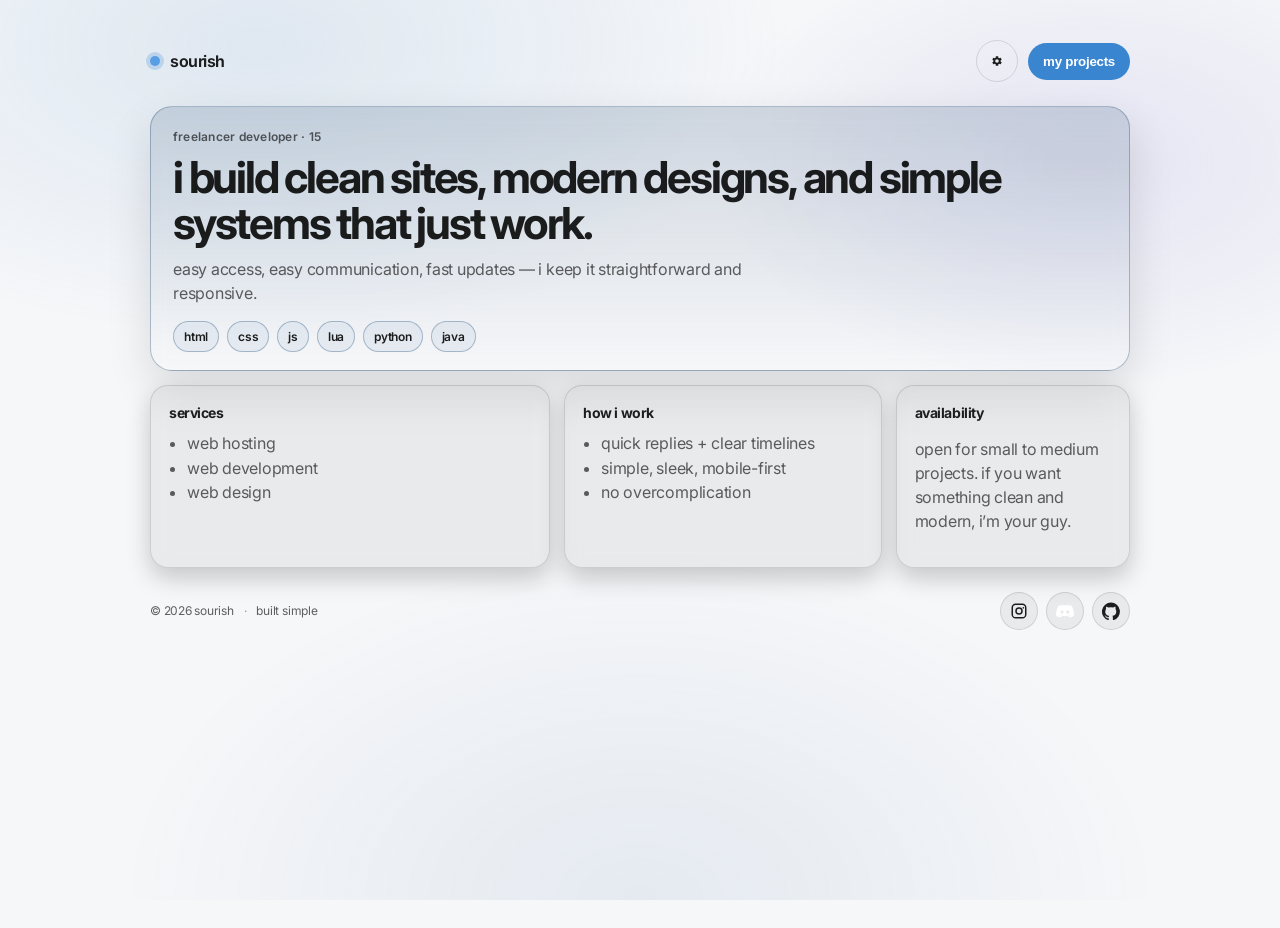
<file: index.html>
<!doctype html>
<html lang="en">
  <head>
    <meta charset="UTF-8" />
    <meta name="viewport" content="width=device-width, initial-scale=1" />
    <meta name="color-scheme" content="light dark" />
    <title>sourish — freelancer dev</title>
    <meta
      name="description"
      content="simple portfolio for a 15 year old freelancer developer"
    />
    <link rel="preconnect" href="https://fonts.googleapis.com" />
    <link rel="preconnect" href="https://fonts.gstatic.com" crossorigin />
    <link
      href="https://fonts.googleapis.com/css2?family=Inter:wght@400;500;600;700&display=swap"
      rel="stylesheet"
    />
    <link rel="stylesheet" href="./styles.css" />
  </head>
  <body>
    <div class="bg" aria-hidden="true"></div>

    <main class="wrap">
      <header class="top">
        <div class="brand">
          <div class="dot" aria-hidden="true"></div>
          <span class="name">sourish</span>
        </div>

        <div class="top-actions">
          <button
            class="btn btn-icon"
            id="openSettings"
            type="button"
            aria-label="settings"
            title="settings"
          >
            <svg class="icon-gear" viewBox="0 0 24 24" aria-hidden="true" focusable="false">
              <path
                fill="currentColor"
                d="M19.14 12.94c.04-.31.06-.63.06-.94 0-.31-.02-.63-.06-.94l2.03-1.58a.5.5 0 0 0 .12-.61l-1.92-3.32a.5.5 0 0 0-.59-.22l-2.39.96c-.5-.38-1.03-.7-1.62-.94l-.36-2.54a.5.5 0 0 0-.47-.41h-3.84a.5.5 0 0 0-.47.41l-.36 2.54c-.59.24-1.13.57-1.62.94l-2.39-.96a.5.5 0 0 0-.59.22L2.74 8.87a.5.5 0 0 0 .12.61l2.03 1.58c-.04.31-.06.63-.06.94s.02.63.06.94l-2.03 1.58a.5.5 0 0 0-.12.61l1.92 3.32c.12.22.37.29.59.22l2.39-.96c.5.38 1.03.7 1.62.94l.36 2.54c.03.24.24.41.48.41h3.84c.24 0 .44-.17.47-.41l.36-2.54c.59-.24 1.13-.56 1.62-.94l2.39.96c.22.08.47 0 .59-.22l1.92-3.32c.12-.22.07-.47-.12-.61l-2.01-1.58zM12 15.6a3.6 3.6 0 1 1 0-7.2 3.6 3.6 0 0 1 0 7.2z"
              />
            </svg>
          </button>
          <button class="btn btn-primary" id="openProjects" type="button">
            my projects
          </button>
        </div>
      </header>

      <section class="hero" aria-label="intro">
        <p class="kicker">freelancer developer · 15</p>
        <h1>
          i build clean sites, modern designs, and simple systems that just work.
        </h1>
        <p class="sub">
          easy access, easy communication, fast updates — i keep it straightforward
          and responsive.
        </p>

        <div class="chips" aria-label="languages">
          <span class="chip">html</span>
          <span class="chip">css</span>
          <span class="chip">js</span>
          <span class="chip">lua</span>
          <span class="chip">python</span>
          <span class="chip">java</span>
        </div>
      </section>

      <section class="grid" aria-label="services and info">
        <article class="card">
          <h2>services</h2>
          <ul class="list">
            <li>web hosting</li>
            <li>web development</li>
            <li>web design</li>
          </ul>
        </article>

        <article class="card">
          <h2>how i work</h2>
          <ul class="list">
            <li>quick replies + clear timelines</li>
            <li>simple, sleek, mobile-first</li>
            <li>no overcomplication</li>
          </ul>
        </article>

        <article class="card">
          <h2>availability</h2>
          <p class="muted">
            open for small to medium projects. if you want something clean and
            modern, i’m your guy.
          </p>
        </article>
      </section>

      <footer class="footer">
        <div class="footer-left">
          <span class="muted">© <span id="year"></span> sourish</span>
          <span class="sep" aria-hidden="true">·</span>
          <span class="muted">built simple</span>
        </div>

        <div class="footer-right" aria-label="social links">
          <a
            class="icon-btn"
            href="https://www.instagram.com/sourisharva/"
            target="_blank"
            rel="noreferrer"
            aria-label="instagram"
            title="instagram"
          >
            <svg viewBox="0 0 24 24" aria-hidden="true" focusable="false">
              <path
                fill="currentColor"
                d="M7.5 2h9A5.5 5.5 0 0 1 22 7.5v9A5.5 5.5 0 0 1 16.5 22h-9A5.5 5.5 0 0 1 2 16.5v-9A5.5 5.5 0 0 1 7.5 2Zm0 2A3.5 3.5 0 0 0 4 7.5v9A3.5 3.5 0 0 0 7.5 20h9a3.5 3.5 0 0 0 3.5-3.5v-9A3.5 3.5 0 0 0 16.5 4h-9ZM12 7a5 5 0 1 1 0 10 5 5 0 0 1 0-10Zm0 2a3 3 0 1 0 0 6 3 3 0 0 0 0-6Zm5.75-2.35a1.1 1.1 0 1 1 0 2.2 1.1 1.1 0 0 1 0-2.2Z"
              />
            </svg>
          </a>

          <button
            class="icon-btn"
            type="button"
            id="copyDiscord"
            aria-label="copy discord username"
            title="copy discord: sourishh"
          >
            <img class="icon-img" src="./image.png" alt="" aria-hidden="true" />
          </button>

          <a
            class="icon-btn"
            href="https://github.com/sourpatchkidsLS"
            target="_blank"
            rel="noreferrer"
            aria-label="github"
            title="github"
          >
            <svg viewBox="0 0 24 24" aria-hidden="true" focusable="false">
              <path
                fill="currentColor"
                d="M12 .7a12 12 0 0 0-3.8 23.4c.6.1.8-.3.8-.6v-2c-3.2.7-3.9-1.4-3.9-1.4-.5-1.2-1.2-1.5-1.2-1.5-1-.7.1-.7.1-.7 1.1.1 1.7 1.1 1.7 1.1 1 1.7 2.7 1.2 3.3.9.1-.7.4-1.2.7-1.5-2.6-.3-5.3-1.3-5.3-5.8 0-1.3.5-2.4 1.1-3.2-.1-.3-.5-1.5.1-3.1 0 0 .9-.3 3.2 1.1a11 11 0 0 1 5.8 0c2.3-1.4 3.2-1.1 3.2-1.1.6 1.6.2 2.8.1 3.1.7.8 1.1 1.9 1.1 3.2 0 4.5-2.7 5.5-5.3 5.8.4.3.8 1 .8 2.1v3.1c0 .3.2.7.8.6A12 12 0 0 0 12 .7Z"
              />
            </svg>
          </a>
        </div>
      </footer>
    </main>

    <div class="toast" id="toast" role="status" aria-live="polite" aria-atomic="true" aria-hidden="true">
      username copied
    </div>

    <div class="modal" id="projectsModal" role="dialog" aria-modal="true" aria-hidden="true">
      <div class="modal-backdrop" data-close="true" aria-hidden="true"></div>

      <div class="modal-panel" role="document" aria-label="projects">
        <div class="modal-top">
          <div class="modal-title">
            <span class="pill">projects</span>
            <span class="muted">a few things i’ve shipped</span>
          </div>
          <button class="btn btn-ghost" id="closeProjects" type="button">
            close
          </button>
        </div>

        <div class="projects">
          <a class="proj" href="https://atl.rnetcloud.com" target="_blank" rel="noreferrer">
            <span class="proj-name">atl website</span>
            <span class="proj-meta">live link</span>
          </a>

          <a class="proj" href="./files/index.html" target="_blank" rel="noreferrer">
            <span class="proj-name">website template 1</span>
            <span class="proj-meta">unreleased · local</span>
          </a>

          <a class="proj" href="./projects/index.html" target="_blank" rel="noreferrer">
            <span class="proj-name">website template 2</span>
            <span class="proj-meta">unreleased · local</span>
          </a>

          <a class="proj" href="./flavorfulvibez/index.html" target="_blank" rel="noreferrer">
            <span class="proj-name">website template 3</span>
            <span class="proj-meta">unreleased · local</span>
          </a>

          <a class="proj" href="./tacos%20n%20stuff/index.html" target="_blank" rel="noreferrer">
            <span class="proj-name">restaurant website v1</span>
            <span class="proj-meta">local</span>
          </a>

          <a
            class="proj"
            href="https://sourpatchkidsls.github.io"
            target="_blank"
            rel="noreferrer"
          >
            <span class="proj-name">og website</span>
            <span class="proj-meta">first ever project</span>
          </a>
        </div>

        <div class="modal-hint">
          <span class="muted">tip: press esc to close</span>
        </div>
      </div>
    </div>

    <div class="modal" id="settingsModal" role="dialog" aria-modal="true" aria-hidden="true">
      <div class="modal-backdrop" data-close="true" aria-hidden="true"></div>

      <div class="modal-panel" role="document" aria-label="settings">
        <div class="modal-top">
          <div class="modal-title">
            <span class="pill">settings</span>
            <span class="muted">tweak the vibe</span>
          </div>
          <button class="btn btn-ghost" id="closeSettings" type="button">
            close
          </button>
        </div>

        <div class="settings-body">
          <label class="theme-label" for="themeHue">
            <span class="theme-label-text">accent color</span>
            <span class="muted theme-label-hint">slides the whole color theme</span>
          </label>
          <div class="theme-slider-row">
            <input
              class="theme-range"
              id="themeHue"
              type="range"
              min="0"
              max="360"
              value="210"
              aria-valuemin="0"
              aria-valuemax="360"
            />
            <span class="theme-swatch" aria-hidden="true"></span>
          </div>
        </div>

        <div class="modal-hint">
          <span class="muted">tip: press esc to close</span>
        </div>
      </div>
    </div>

    <script src="./script.js"></script>
  </body>
</html>
</file>
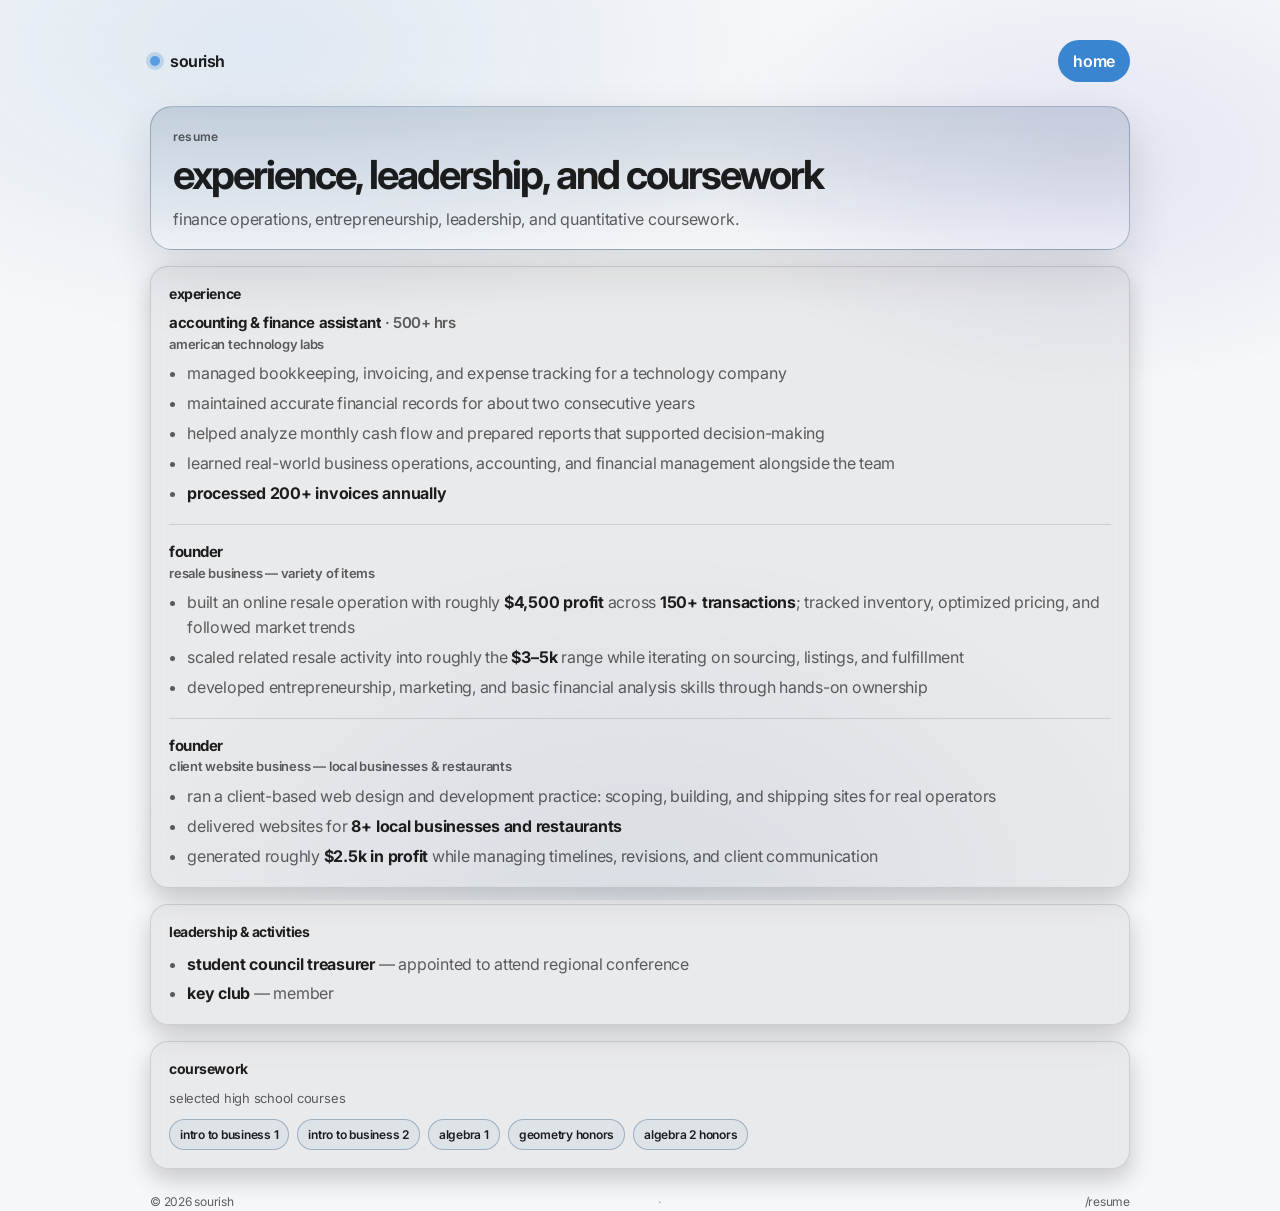
<file: decaresume/index.html>
<!doctype html>
<html lang="en">
  <head>
    <meta charset="UTF-8" />
    <meta name="viewport" content="width=device-width, initial-scale=1" />
    <meta name="color-scheme" content="light dark" />
    <title>resume — sourish</title>
    <meta name="description" content="resume — experience, leadership, and coursework" />
    <link rel="preconnect" href="https://fonts.googleapis.com" />
    <link rel="preconnect" href="https://fonts.gstatic.com" crossorigin />
    <link
      href="https://fonts.googleapis.com/css2?family=Inter:wght@400;500;600;700&display=swap"
      rel="stylesheet"
    />
    <!-- Bump ?v= when shared CSS/JS changes so GitHub Pages + browsers don’t keep an old cached copy. -->
    <link rel="stylesheet" href="../styles.css?v=20260420" />
  </head>
  <body>
    <div class="bg" aria-hidden="true"></div>

    <main class="wrap">
      <header class="top">
        <div class="brand">
          <div class="dot" aria-hidden="true"></div>
          <a class="name" href="../index.html">sourish</a>
        </div>
        <a class="btn btn-primary" href="../index.html">home</a>
      </header>

      <section class="hero resume-hero" aria-label="resume header">
        <p class="kicker">resume</p>
        <h1>experience, leadership, and coursework</h1>
        <p class="sub">
          finance operations, entrepreneurship, leadership, and quantitative coursework.
        </p>
      </section>

      <div class="resume-stack">
        <article class="card resume-card">
          <h2>experience</h2>

          <div class="resume-block">
            <div class="resume-role">
              accounting &amp; finance assistant
              <span class="resume-hours">· 500+ hrs</span>
            </div>
            <div class="resume-org">american technology labs</div>
            <ul class="list resume-bullets">
              <li>
                managed bookkeeping, invoicing, and expense tracking for a technology
                company
              </li>
              <li>maintained accurate financial records for about two consecutive years</li>
              <li>
                helped analyze monthly cash flow and prepared reports that supported
                decision-making
              </li>
              <li>
                learned real-world business operations, accounting, and financial
                management alongside the team
              </li>
              <li><strong class="resume-metric">processed 200+ invoices annually</strong></li>
            </ul>
          </div>

          <div class="resume-block">
            <div class="resume-role">founder</div>
            <div class="resume-org">resale business — variety of items</div>
            <ul class="list resume-bullets">
              <li>
                built an online resale operation with roughly
                <strong class="resume-metric">$4,500 profit</strong> across
                <strong class="resume-metric">150+ transactions</strong>; tracked
                inventory, optimized pricing, and followed market trends
              </li>
              <li>
                scaled related resale activity into roughly the
                <strong class="resume-metric">$3–5k</strong> range while iterating on
                sourcing, listings, and fulfillment
              </li>
              <li>
                developed entrepreneurship, marketing, and basic financial analysis
                skills through hands-on ownership
              </li>
            </ul>
          </div>

          <div class="resume-block">
            <div class="resume-role">founder</div>
            <div class="resume-org">client website business — local businesses &amp; restaurants</div>
            <ul class="list resume-bullets">
              <li>
                ran a client-based web design and development practice: scoping, building,
                and shipping sites for real operators
              </li>
              <li>
                delivered websites for
                <strong class="resume-metric">8+ local businesses and restaurants</strong>
              </li>
              <li>
                generated roughly
                <strong class="resume-metric">$2.5k in profit</strong> while managing
                timelines, revisions, and client communication
              </li>
            </ul>
          </div>
        </article>

        <article class="card resume-card">
          <h2>leadership &amp; activities</h2>
          <ul class="list resume-bullets">
            <li>
              <strong class="resume-metric">student council treasurer</strong> —
              appointed to attend regional conference
            </li>
            <li><strong class="resume-metric">key club</strong> — member</li>
          </ul>
        </article>

        <article class="card resume-card">
          <h2>coursework</h2>
          <p class="muted resume-intro">selected high school courses</p>
          <div class="chips resume-chips">
            <span class="chip">intro to business 1</span>
            <span class="chip">intro to business 2</span>
            <span class="chip">algebra 1</span>
            <span class="chip">geometry honors</span>
            <span class="chip">algebra 2 honors</span>
          </div>
        </article>
      </div>

      <footer class="footer footer--simple">
        <span class="muted">© <span id="year"></span> sourish</span>
        <span class="sep" aria-hidden="true">·</span>
        <span class="muted">/resume</span>
      </footer>
    </main>

    <script src="../script.js?v=20260420"></script>
  </body>
</html>
</file>
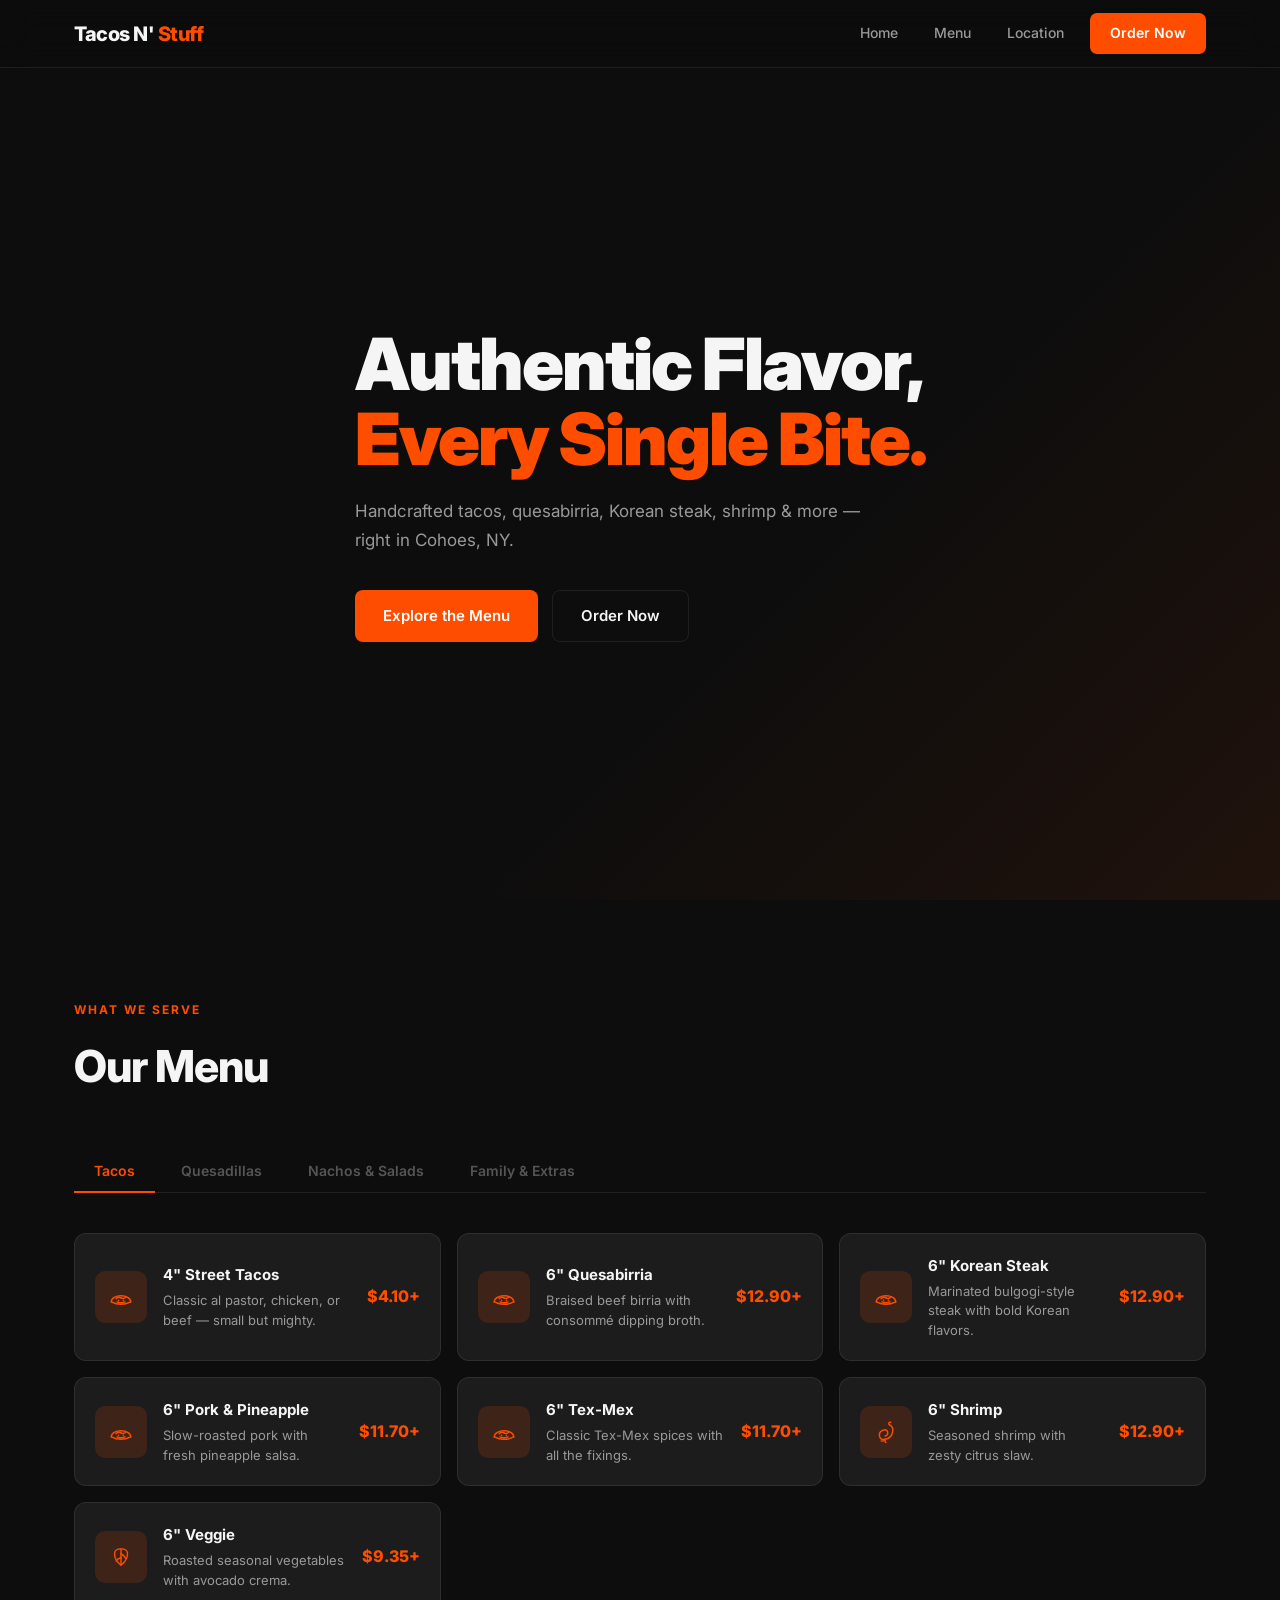
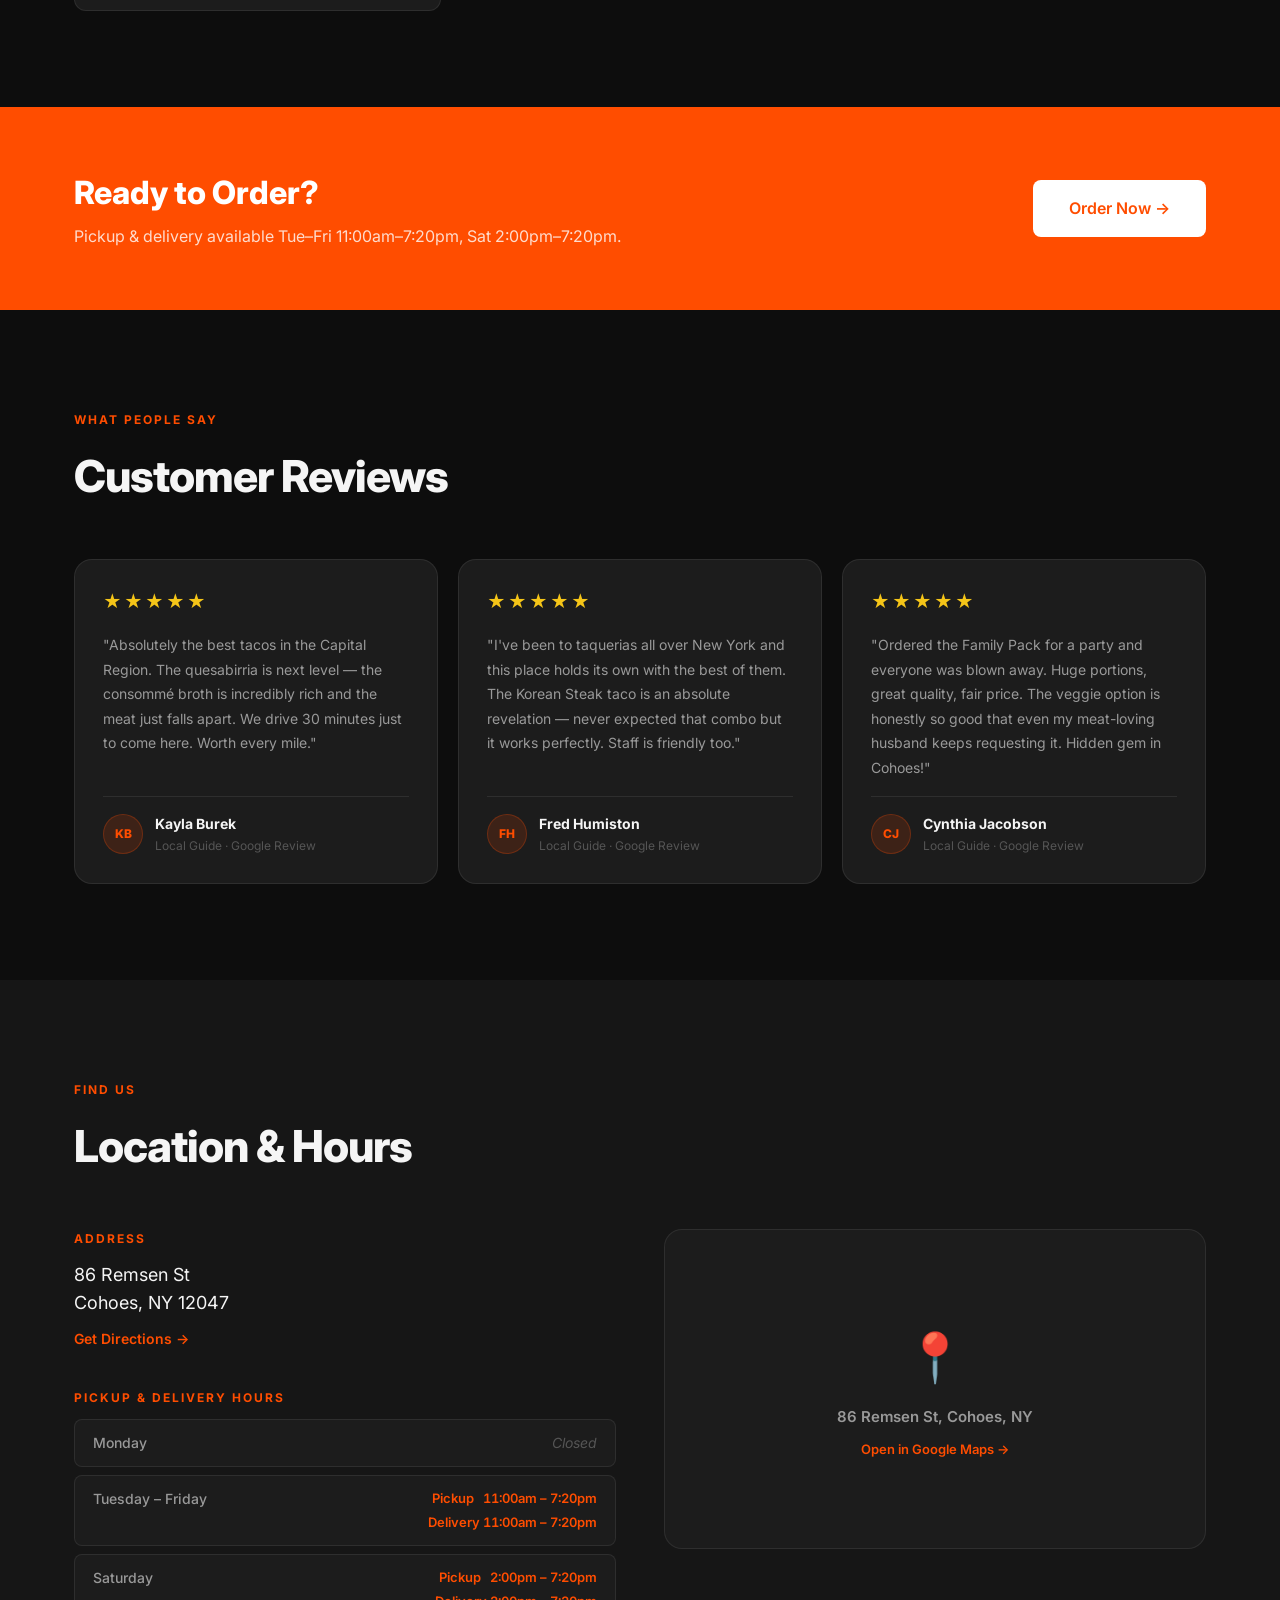
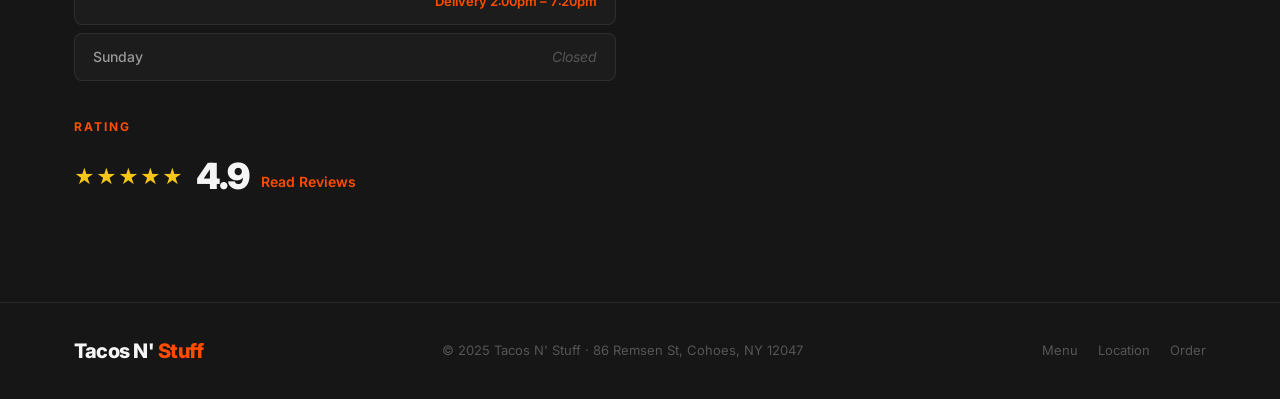
<file: files/index.html>
<!DOCTYPE html>
<html lang="en">
<head>
  <meta charset="UTF-8" />
  <meta name="viewport" content="width=device-width, initial-scale=1.0" />
  <title>Tacos N' Stuff — Cohoes, NY</title>
  <link rel="preconnect" href="https://fonts.googleapis.com" />
  <link rel="preconnect" href="https://fonts.gstatic.com" crossorigin />
  <link href="https://fonts.googleapis.com/css2?family=Inter:wght@400;500;600;700;800;900&display=swap" rel="stylesheet" />
  <link rel="stylesheet" href="style.css" />
</head>
<body>

  <!-- ========== SVG ICON DEFS ========== -->
  <svg xmlns="http://www.w3.org/2000/svg" style="display:none">
    <defs>

      <!-- Taco: curved shell -->
      <symbol id="icon-taco" viewBox="0 0 32 32" fill="none" stroke="currentColor" stroke-width="1.75" stroke-linecap="round" stroke-linejoin="round">
        <path d="M4 22 C4 12, 28 12, 28 22"/>
        <path d="M4 22 Q16 28 28 22"/>
        <path d="M10 18 Q13 15 16 17"/>
        <path d="M16 17 Q19 19 22 16"/>
        <circle cx="13" cy="20" r="1" fill="currentColor" stroke="none"/>
        <circle cx="19" cy="20" r="1" fill="currentColor" stroke="none"/>
        <path d="M11 22 Q16 24 21 22"/>
      </symbol>

      <!-- Quesadilla: folded half-circle -->
      <symbol id="icon-quesadilla" viewBox="0 0 32 32" fill="none" stroke="currentColor" stroke-width="1.75" stroke-linecap="round" stroke-linejoin="round">
        <path d="M6 18 A10 10 0 0 1 26 18 Z"/>
        <line x1="6" y1="18" x2="26" y2="18"/>
        <path d="M10 14 Q16 11 22 14"/>
        <circle cx="14" cy="15.5" r="1" fill="currentColor" stroke="none"/>
        <circle cx="18" cy="14.5" r="1" fill="currentColor" stroke="none"/>
      </symbol>

      <!-- Bowl: for taco salad -->
      <symbol id="icon-bowl" viewBox="0 0 32 32" fill="none" stroke="currentColor" stroke-width="1.75" stroke-linecap="round" stroke-linejoin="round">
        <path d="M6 14 Q6 24 16 24 Q26 24 26 14 Z"/>
        <line x1="6" y1="14" x2="26" y2="14"/>
        <line x1="11" y1="27" x2="21" y2="27"/>
        <line x1="16" y1="24" x2="16" y2="27"/>
        <path d="M10 11 Q12 8 14 10" stroke-width="1.5"/>
        <path d="M16 10 Q18 7 20 9" stroke-width="1.5"/>
      </symbol>

      <!-- Chips / nachos: stacked triangles -->
      <symbol id="icon-nachos" viewBox="0 0 32 32" fill="none" stroke="currentColor" stroke-width="1.75" stroke-linecap="round" stroke-linejoin="round">
        <polygon points="16,6 26,22 6,22"/>
        <polygon points="16,12 22,22 10,22" fill="currentColor" fill-opacity="0.12"/>
        <line x1="6" y1="25" x2="26" y2="25"/>
        <circle cx="16" cy="16" r="1.2" fill="currentColor" stroke="none"/>
      </symbol>

      <!-- House for Family Pack -->
      <symbol id="icon-family" viewBox="0 0 32 32" fill="none" stroke="currentColor" stroke-width="1.75" stroke-linecap="round" stroke-linejoin="round">
        <path d="M5 14 L16 5 L27 14"/>
        <rect x="9" y="14" width="14" height="12" rx="1"/>
        <path d="M13 26 L13 20 Q16 17 19 20 L19 26"/>
        <line x1="5" y1="14" x2="27" y2="14"/>
      </symbol>

      <!-- Bottle for drinks -->
      <symbol id="icon-drink" viewBox="0 0 32 32" fill="none" stroke="currentColor" stroke-width="1.75" stroke-linecap="round" stroke-linejoin="round">
        <rect x="13" y="5" width="6" height="4" rx="1"/>
        <path d="M13 9 Q9 12 9 16 L9 25 Q9 27 11 27 L21 27 Q23 27 23 25 L23 16 Q23 12 19 9 Z"/>
        <line x1="9" y1="19" x2="23" y2="19"/>
        <line x1="13" y1="5" x2="19" y2="5"/>
      </symbol>

      <!-- Plus circle for add-ons -->
      <symbol id="icon-plus" viewBox="0 0 32 32" fill="none" stroke="currentColor" stroke-width="1.9" stroke-linecap="round">
        <circle cx="16" cy="16" r="11"/>
        <line x1="16" y1="10" x2="16" y2="22"/>
        <line x1="10" y1="16" x2="22" y2="16"/>
      </symbol>

      <!-- Shrimp: curved body with tail -->
      <symbol id="icon-shrimp" viewBox="0 0 32 32" fill="none" stroke="currentColor" stroke-width="1.75" stroke-linecap="round" stroke-linejoin="round">
        <path d="M20 7 Q26 10 24 17 Q22 24 15 25 Q9 26 8 21 Q7 16 12 14 Q17 12 18 16 Q19 20 15 21"/>
        <path d="M20 7 Q18 4 22 4"/>
        <path d="M15 25 Q13 28 10 27"/>
        <path d="M15 25 Q14 28 16 29"/>
      </symbol>

      <!-- Leaf for veggie -->
      <symbol id="icon-veggie" viewBox="0 0 32 32" fill="none" stroke="currentColor" stroke-width="1.75" stroke-linecap="round" stroke-linejoin="round">
        <path d="M16 26 Q8 20 8 12 Q8 6 16 6 Q24 6 24 12 Q24 20 16 26 Z"/>
        <line x1="16" y1="6" x2="16" y2="26"/>
        <path d="M16 12 Q20 14 22 18"/>
        <path d="M16 17 Q12 18 10 21"/>
      </symbol>

    </defs>
  </svg>

  <!-- ========== NAVIGATION ========== -->
  <header class="nav-header" id="top">
    <div class="container nav-inner">
      <a href="#top" class="logo">Tacos N'&nbsp;<span>Stuff</span></a>
      <button class="hamburger" id="hamburger" aria-label="Open menu" aria-expanded="false">
        <span></span><span></span><span></span>
      </button>
      <nav class="nav-links" id="nav-links">
        <a href="#top">Home</a>
        <a href="#menu">Menu</a>
        <a href="#location">Location</a>
        <a href="#order" class="btn-order">Order Now</a>
      </nav>
    </div>
  </header>

  <!-- ========== HERO ========== -->
  <section class="hero" id="home">
    <div class="hero-overlay"></div>
    <div class="container hero-content">
        
      </a>
      <h1>Authentic Flavor,<br /><span class="accent">Every Single Bite.</span></h1>
      <p class="hero-sub">Handcrafted tacos, quesabirria, Korean steak, shrimp &amp; more — right in Cohoes, NY.</p>
      <div class="hero-ctas">
        <a href="#menu" class="btn btn-primary">Explore the Menu</a>
        <a href="#order" class="btn btn-outline">Order Now</a>
      </div>
    </div>
  </section>

  <!-- ========== MENU ========== -->
  <section class="section" id="menu">
    <div class="container">
      <span class="section-label">What We Serve</span>
      <h2 class="section-title">Our Menu</h2>
      <div class="tab-bar" role="tablist">
        <button class="tab-btn active" data-tab="tacos" role="tab" aria-selected="true">Tacos</button>
        <button class="tab-btn" data-tab="quesadillas" role="tab" aria-selected="false">Quesadillas</button>
        <button class="tab-btn" data-tab="nachos" role="tab" aria-selected="false">Nachos &amp; Salads</button>
        <button class="tab-btn" data-tab="extras" role="tab" aria-selected="false">Family &amp; Extras</button>
      </div>

      <!-- Tacos -->
      <div class="tab-panel active" id="tab-tacos">
        <div class="menu-grid">

          <div class="menu-card">
            <div class="menu-card-icon"><svg><use href="#icon-taco"/></svg></div>
            <div class="menu-card-info">
              <h3>4" Street Tacos</h3>
              <p>Classic al pastor, chicken, or beef — small but mighty.</p>
            </div>
            <span class="menu-price">$4.10+</span>
          </div>

          <div class="menu-card">
            <div class="menu-card-icon"><svg><use href="#icon-taco"/></svg></div>
            <div class="menu-card-info">
              <h3>6" Quesabirria</h3>
              <p>Braised beef birria with consommé dipping broth.</p>
            </div>
            <span class="menu-price">$12.90+</span>
          </div>

          <div class="menu-card">
            <div class="menu-card-icon"><svg><use href="#icon-taco"/></svg></div>
            <div class="menu-card-info">
              <h3>6" Korean Steak</h3>
              <p>Marinated bulgogi-style steak with bold Korean flavors.</p>
            </div>
            <span class="menu-price">$12.90+</span>
          </div>

          <div class="menu-card">
            <div class="menu-card-icon"><svg><use href="#icon-taco"/></svg></div>
            <div class="menu-card-info">
              <h3>6" Pork &amp; Pineapple</h3>
              <p>Slow-roasted pork with fresh pineapple salsa.</p>
            </div>
            <span class="menu-price">$11.70+</span>
          </div>

          <div class="menu-card">
            <div class="menu-card-icon"><svg><use href="#icon-taco"/></svg></div>
            <div class="menu-card-info">
              <h3>6" Tex-Mex</h3>
              <p>Classic Tex-Mex spices with all the fixings.</p>
            </div>
            <span class="menu-price">$11.70+</span>
          </div>

          <div class="menu-card">
            <div class="menu-card-icon"><svg><use href="#icon-shrimp"/></svg></div>
            <div class="menu-card-info">
              <h3>6" Shrimp</h3>
              <p>Seasoned shrimp with zesty citrus slaw.</p>
            </div>
            <span class="menu-price">$12.90+</span>
          </div>

          <div class="menu-card">
            <div class="menu-card-icon"><svg><use href="#icon-veggie"/></svg></div>
            <div class="menu-card-info">
              <h3>6" Veggie</h3>
              <p>Roasted seasonal vegetables with avocado crema.</p>
            </div>
            <span class="menu-price">$9.35+</span>
          </div>

        </div>
      </div>

      <!-- Quesadillas -->
      <div class="tab-panel" id="tab-quesadillas">
        <div class="menu-grid">
          <div class="menu-card featured">
            <div class="menu-card-icon"><svg><use href="#icon-quesadilla"/></svg></div>
            <div class="menu-card-info">
              <h3>12" Quesadilla</h3>
              <p>Grilled flour tortilla loaded with melted cheese and your choice of filling.</p>
            </div>
            <span class="menu-price">$9.35+</span>
          </div>
        </div>
      </div>

      <!-- Nachos & Salads -->
      <div class="tab-panel" id="tab-nachos">
        <div class="menu-grid">

          <div class="menu-card">
            <div class="menu-card-icon"><svg><use href="#icon-bowl"/></svg></div>
            <div class="menu-card-info">
              <h3>Taco Salad</h3>
              <p>Crispy shell bowl with seasoned meat, lettuce, cheese, pico &amp; sour cream.</p>
            </div>
            <span class="menu-price">$14.05+</span>
          </div>

          <div class="menu-card">
            <div class="menu-card-icon"><svg><use href="#icon-nachos"/></svg></div>
            <div class="menu-card-info">
              <h3>Nachos</h3>
              <p>Loaded tortilla chips with queso, jalapeños, meat &amp; all the toppings.</p>
            </div>
            <span class="menu-price">$11.70+</span>
          </div>

        </div>
      </div>

      <!-- Family & Extras -->
      <div class="tab-panel" id="tab-extras">
        <div class="menu-grid">

          <div class="menu-card featured">
            <div class="menu-card-icon"><svg><use href="#icon-family"/></svg></div>
            <div class="menu-card-info">
              <h3>Family Pack</h3>
              <p>Feed the whole crew — a generous assortment of tacos &amp; sides for the family.</p>
            </div>
            <span class="menu-price">$64.35</span>
          </div>

          <div class="menu-card">
            <div class="menu-card-icon"><svg><use href="#icon-drink"/></svg></div>
            <div class="menu-card-info">
              <h3>Mexican Soda</h3>
              <p>Jarritos or Topo Chico — classic Mexican refreshments.</p>
            </div>
            <span class="menu-price">$2.95</span>
          </div>

          <div class="menu-card">
            <div class="menu-card-icon"><svg><use href="#icon-drink"/></svg></div>
            <div class="menu-card-info">
              <h3>Can Soda</h3>
              <p>Assorted canned sodas — Coke, Sprite, and more.</p>
            </div>
            <span class="menu-price">$2.35</span>
          </div>

          <div class="menu-card">
            <div class="menu-card-icon"><svg><use href="#icon-drink"/></svg></div>
            <div class="menu-card-info">
              <h3>Water</h3>
              <p>Bottled water to keep it crisp and refreshing.</p>
            </div>
            <span class="menu-price">$2.35</span>
          </div>

          <div class="menu-card">
            <div class="menu-card-icon"><svg><use href="#icon-plus"/></svg></div>
            <div class="menu-card-info">
              <h3>Extra Meat</h3>
              <p>Add more of your favorite protein to any order.</p>
            </div>
            <span class="menu-price">$3.50</span>
          </div>

          <div class="menu-card">
            <div class="menu-card-icon"><svg><use href="#icon-shrimp"/></svg></div>
            <div class="menu-card-info">
              <h3>Extra Shrimp</h3>
              <p>Can't get enough shrimp? We've got you.</p>
            </div>
            <span class="menu-price">$3.50</span>
          </div>

        </div>
      </div>
    </div>
  </section>

  <!-- ========== ORDER CTA BANNER ========== -->
  <section class="order-banner" id="order">
    <div class="container order-banner-inner">
      <div>
        <h2>Ready to Order?</h2>
        <p>Pickup &amp; delivery available Tue–Fri 11:00am–7:20pm, Sat 2:00pm–7:20pm.</p>
      </div>
      <a
        href="https://www.google.com/maps/place/Tacos+N'+Stuff,+86+Remsen+St,+Cohoes,+NY+12047"
        target="_blank"
        rel="noopener"
        class="btn btn-primary btn-lg"
      >Order Now &rarr;</a>
    </div>
  </section>

  <!-- ========== REVIEWS ========== -->
  <section class="section" id="reviews">
    <div class="container">
      <span class="section-label">What People Say</span>
      <h2 class="section-title">Customer Reviews</h2>
      <div class="reviews-grid">

        <div class="review-card">
          <div class="review-stars">&#9733;&#9733;&#9733;&#9733;&#9733;</div>
          <p class="review-text">"Absolutely the best tacos in the Capital Region. The quesabirria is next level — the consommé broth is incredibly rich and the meat just falls apart. We drive 30 minutes just to come here. Worth every mile."</p>
          <div class="review-author">
            <div class="review-avatar">KB</div>
            <div>
              <p class="review-name">Kayla Burek</p>
              <p class="review-meta">Local Guide · Google Review</p>
            </div>
          </div>
        </div>

        <div class="review-card">
          <div class="review-stars">&#9733;&#9733;&#9733;&#9733;&#9733;</div>
          <p class="review-text">"I've been to taquerias all over New York and this place holds its own with the best of them. The Korean Steak taco is an absolute revelation — never expected that combo but it works perfectly. Staff is friendly too."</p>
          <div class="review-author">
            <div class="review-avatar">FH</div>
            <div>
              <p class="review-name">Fred Humiston</p>
              <p class="review-meta">Local Guide · Google Review</p>
            </div>
          </div>
        </div>

        <div class="review-card">
          <div class="review-stars">&#9733;&#9733;&#9733;&#9733;&#9733;</div>
          <p class="review-text">"Ordered the Family Pack for a party and everyone was blown away. Huge portions, great quality, fair price. The veggie option is honestly so good that even my meat-loving husband keeps requesting it. Hidden gem in Cohoes!"</p>
          <div class="review-author">
            <div class="review-avatar">CJ</div>
            <div>
              <p class="review-name">Cynthia Jacobson</p>
              <p class="review-meta">Local Guide · Google Review</p>
            </div>
          </div>
        </div>

      </div>
    </div>
  </section>

  <!-- ========== LOCATION ========== -->
  <section class="section section-dark" id="location">
    <div class="container">
      <span class="section-label">Find Us</span>
      <h2 class="section-title">Location &amp; Hours</h2>
      <div class="location-grid">
        <div class="location-info">

          <div class="info-block">
            <h3>Address</h3>
            <p>86 Remsen St<br />Cohoes, NY 12047</p>
            <a
              href="https://maps.google.com/?q=86+Remsen+St,+Cohoes,+NY+12047"
              target="_blank"
              rel="noopener"
              class="map-link"
            >Get Directions &rarr;</a>
          </div>

          <div class="info-block">
            <h3>Pickup &amp; Delivery Hours</h3>
            <div class="hours-table">
              <div class="hours-row">
                <span>Monday</span>
                <span class="closed">Closed</span>
              </div>
              <div class="hours-row">
                <span>Tuesday – Friday</span>
                <div class="hours-col">
                  <span class="accent">Pickup &nbsp;&nbsp;11:00am – 7:20pm</span>
                  <span class="accent">Delivery 11:00am – 7:20pm</span>
                </div>
              </div>
              <div class="hours-row">
                <span>Saturday</span>
                <div class="hours-col">
                  <span class="accent">Pickup &nbsp;&nbsp;2:00pm – 7:20pm</span>
                  <span class="accent">Delivery 2:00pm – 7:20pm</span>
                </div>
              </div>
              <div class="hours-row">
                <span>Sunday</span>
                <span class="closed">Closed</span>
              </div>
            </div>
          </div>

          <div class="info-block">
            <h3>Rating</h3>
            <div class="location-rating">
              <span class="stars-gold large">&#9733;&#9733;&#9733;&#9733;&#9733;</span>
              <span class="rating-num">4.9</span>
              <a
                href="https://www.google.com/maps/place/Tacos+N'+Stuff,+86+Remsen+St,+Cohoes,+NY+12047"
                target="_blank"
                rel="noopener"
                class="review-link"
              >Read Reviews</a>
            </div>
          </div>

        </div>

        <div class="map-placeholder">
          <a
            href="https://maps.google.com/?q=86+Remsen+St,+Cohoes,+NY+12047"
            target="_blank"
            rel="noopener"
            class="map-embed-link"
            aria-label="Open in Google Maps"
          >
            <div class="map-pin-icon">&#128205;</div>
            <p>86 Remsen St, Cohoes, NY</p>
            <span>Open in Google Maps &rarr;</span>
          </a>
        </div>
      </div>
    </div>
  </section>

  <!-- ========== FOOTER ========== -->
  <footer class="footer">
    <div class="container footer-inner">
      <a href="#top" class="logo">Tacos N'&nbsp;<span>Stuff</span></a>
      <p>&#169; 2025 Tacos N' Stuff &middot; 86 Remsen St, Cohoes, NY 12047</p>
      <div class="footer-links">
        <a href="#menu">Menu</a>
        <a href="#location">Location</a>
        <a href="#order">Order</a>
      </div>
    </div>
  </footer>

  <script src="script.js"></script>
</body>
</html>
</file>
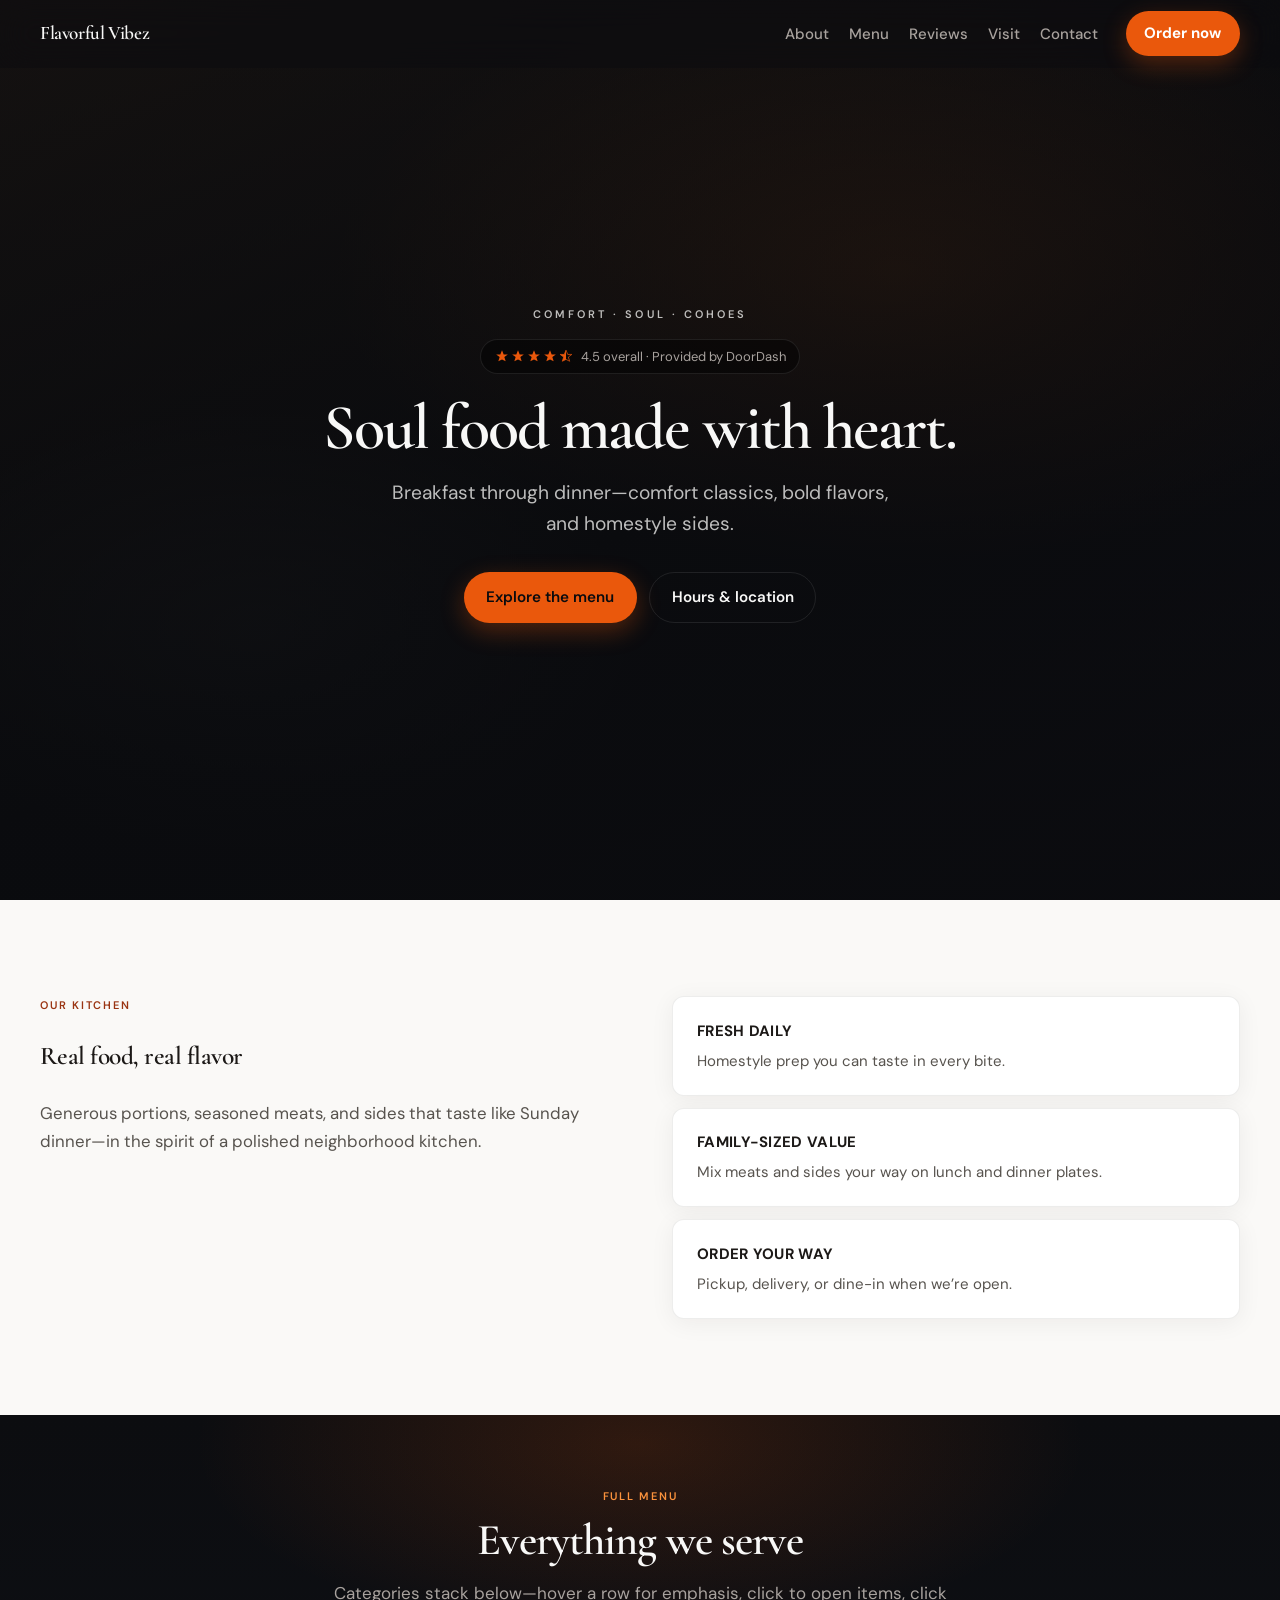
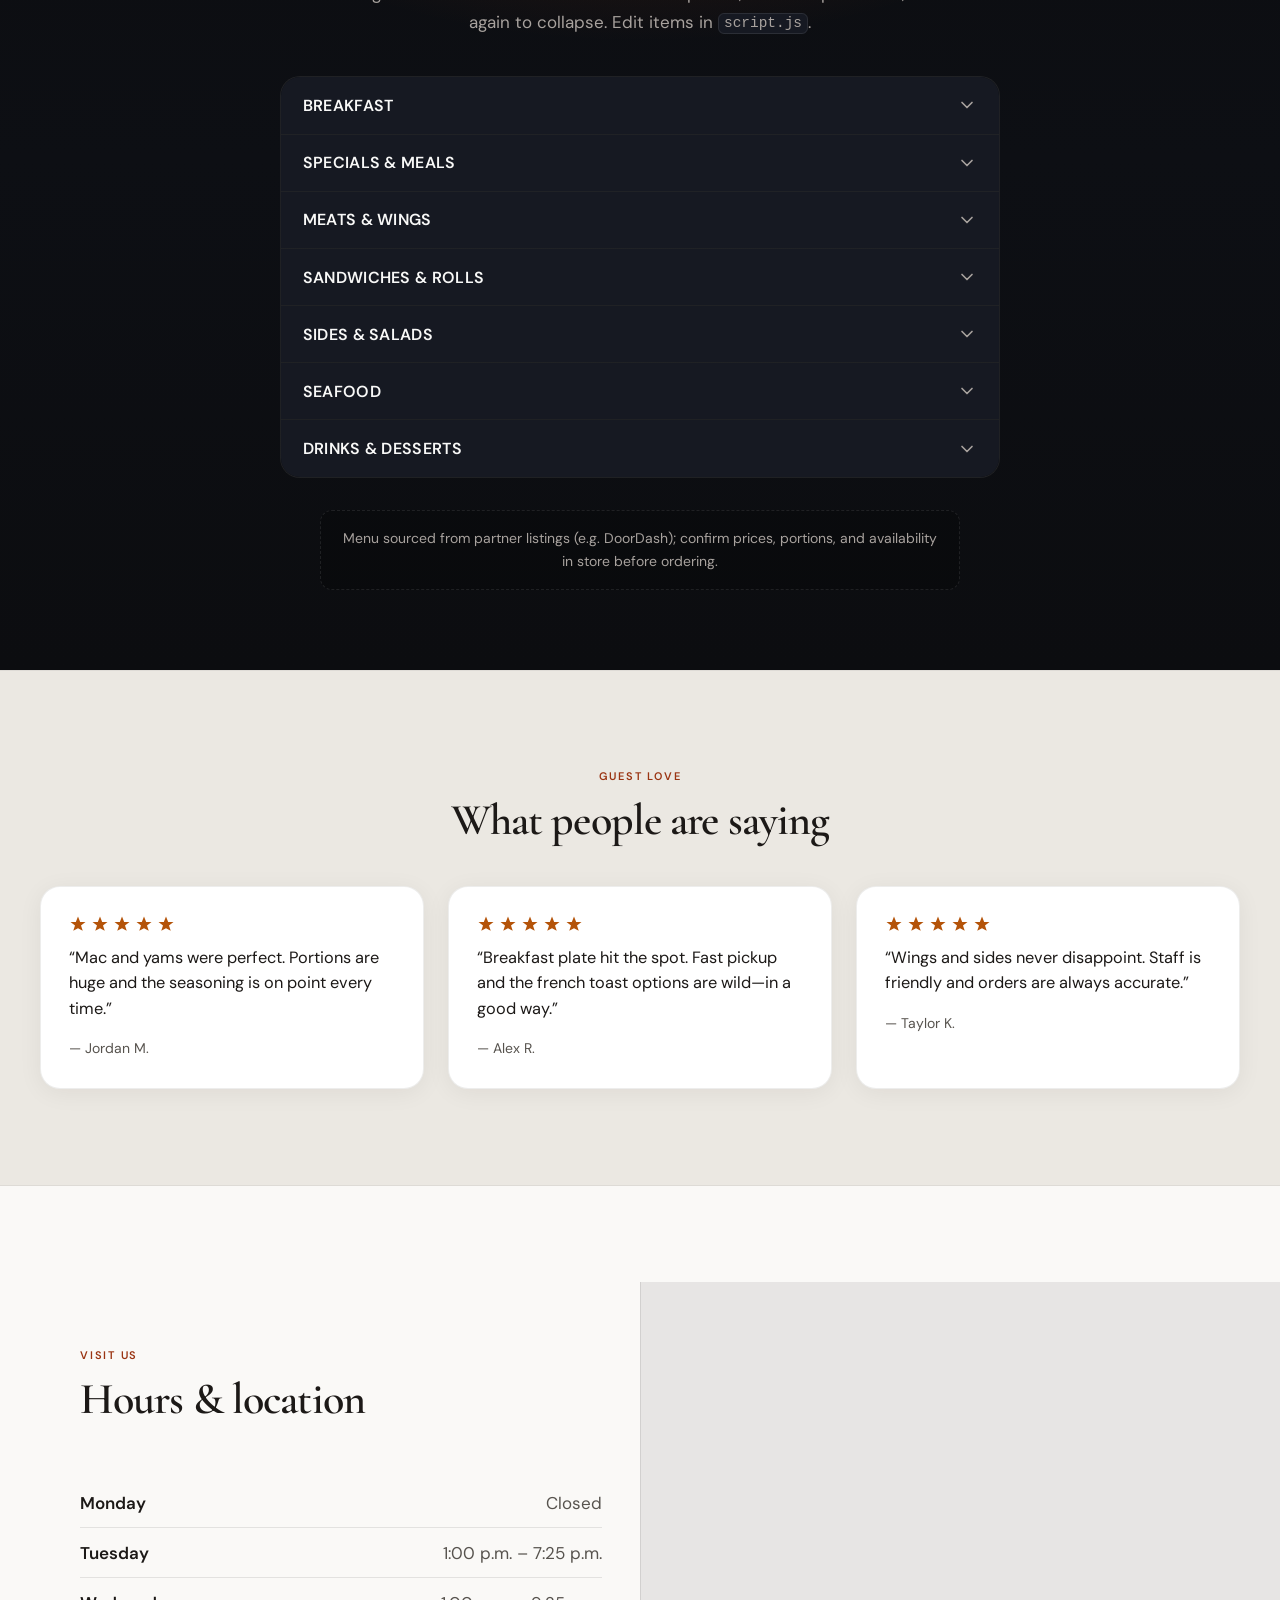
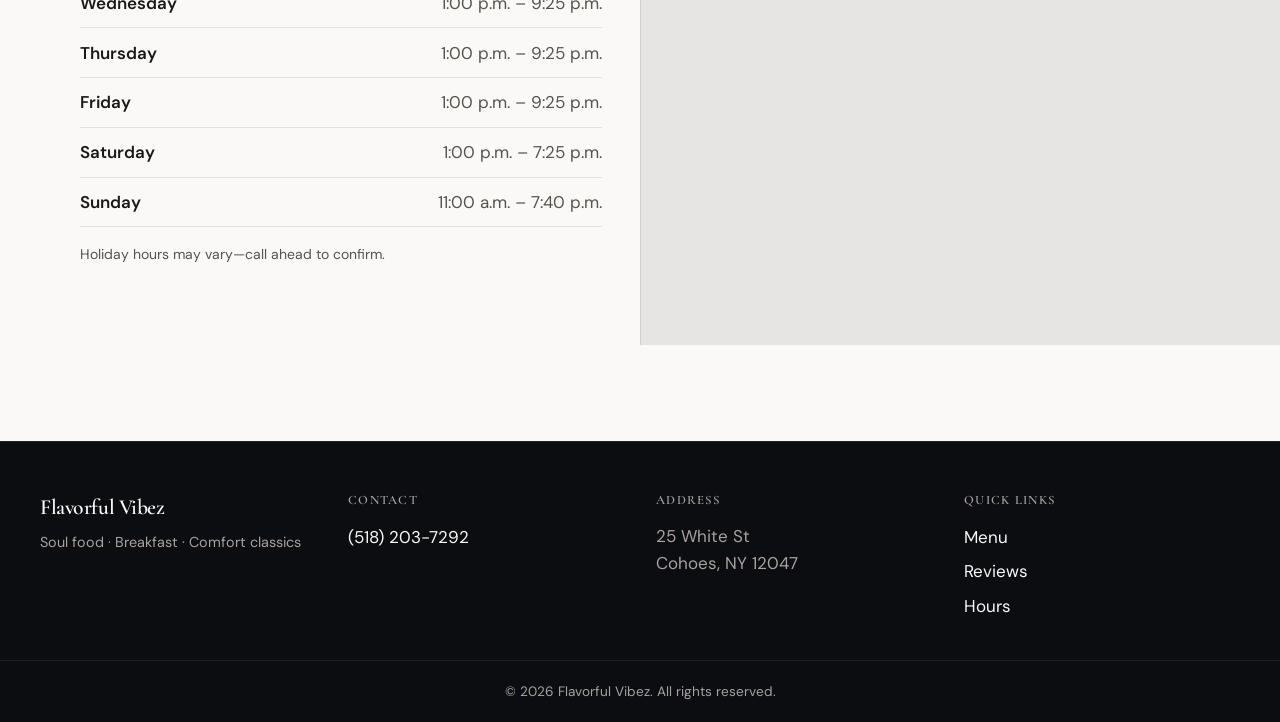
<file: flavorfulvibez/index.html>
<!DOCTYPE html>
<html lang="en">
<head>
  <meta charset="UTF-8" />
  <meta name="viewport" content="width=device-width, initial-scale=1.0" />
  <meta name="description" content="Flavorful Vibez — soul food, breakfast, and comfort classics. Order for pickup or delivery." />
  <title>Flavorful Vibez | Soul Food &amp; More</title>
  <link rel="preconnect" href="https://fonts.googleapis.com" />
  <link rel="preconnect" href="https://fonts.gstatic.com" crossorigin />
  <link href="https://fonts.googleapis.com/css2?family=Cormorant+Garamond:ital,wght@0,500;0,600;0,700;1,500&family=DM+Sans:ital,opsz,wght@0,9..40,400;0,9..40,500;0,9..40,600;0,9..40,700;1,9..40,400&display=swap" rel="stylesheet" />
  <link rel="stylesheet" href="style.css" />
</head>
<body>
  <a class="skip-link" href="#main">Skip to main content</a>

  <header class="site-header" id="top">
    <nav class="navbar" id="navbar" data-nav-theme="hero" aria-label="Primary">
      <div class="navbar__inner">
        <a class="navbar__brand" href="#top">Flavorful Vibez</a>
        <button type="button" class="navbar__toggle" id="navToggle" aria-expanded="false" aria-controls="navMenu" aria-label="Open menu">
          <span class="navbar__toggle-bar"></span>
          <span class="navbar__toggle-bar"></span>
          <span class="navbar__toggle-bar"></span>
        </button>
        <ul class="navbar__links" id="navMenu">
          <li><a href="#about">About</a></li>
          <li><a href="#menu">Menu</a></li>
          <li><a href="#reviews">Reviews</a></li>
          <li><a href="#location">Visit</a></li>
          <li><a href="#contact">Contact</a></li>
          <li class="navbar__cta-wrap">
            <a class="btn btn--primary navbar__cta" href="https://flavorful-vibez.square.site/?location_id=LT60PW9A34821&amp;fulfillment=DELIVERY" target="_blank" rel="noopener noreferrer">Order now</a>
          </li>
        </ul>
      </div>
    </nav>

    <section class="hero" aria-labelledby="hero-heading">
      <div class="hero__bg" role="img" aria-label="Restaurant atmosphere placeholder"></div>
      <div class="hero__overlay"></div>
      <div class="hero__content">
        <p class="hero__eyebrow fade-in" data-animate>Comfort · Soul · Cohoes</p>
        <div class="hero__badge fade-in" data-animate>
          <span class="hero__badge-stars" aria-label="4.5 out of 5 stars overall">
            <svg class="icon-star" viewBox="0 0 24 24" width="14" height="14" aria-hidden="true"><path fill="currentColor" d="M12 2l2.9 7.3H22l-6 4.6 2.3 7.1L12 17.8 5.7 21l2.3-7.1-6-4.6h7.1L12 2z"/></svg>
            <svg class="icon-star" viewBox="0 0 24 24" width="14" height="14" aria-hidden="true"><path fill="currentColor" d="M12 2l2.9 7.3H22l-6 4.6 2.3 7.1L12 17.8 5.7 21l2.3-7.1-6-4.6h7.1L12 2z"/></svg>
            <svg class="icon-star" viewBox="0 0 24 24" width="14" height="14" aria-hidden="true"><path fill="currentColor" d="M12 2l2.9 7.3H22l-6 4.6 2.3 7.1L12 17.8 5.7 21l2.3-7.1-6-4.6h7.1L12 2z"/></svg>
            <svg class="icon-star" viewBox="0 0 24 24" width="14" height="14" aria-hidden="true"><path fill="currentColor" d="M12 2l2.9 7.3H22l-6 4.6 2.3 7.1L12 17.8 5.7 21l2.3-7.1-6-4.6h7.1L12 2z"/></svg>
            <svg class="icon-star icon-star--half" viewBox="0 0 24 24" width="14" height="14" aria-hidden="true">
              <defs>
                <linearGradient id="heroRatingHalf" x1="0" x2="1" y1="0" y2="0">
                  <stop offset="50%" stop-color="currentColor"/>
                  <stop offset="50%" stop-color="transparent"/>
                </linearGradient>
              </defs>
              <path fill="url(#heroRatingHalf)" d="M12 2l2.9 7.3H22l-6 4.6 2.3 7.1L12 17.8 5.7 21l2.3-7.1-6-4.6h7.1L12 2z"/>
              <path fill="none" stroke="currentColor" stroke-width="1.2" d="M12 2l2.9 7.3H22l-6 4.6 2.3 7.1L12 17.8 5.7 21l2.3-7.1-6-4.6h7.1L12 2z"/>
            </svg>
          </span>
          <span class="hero__badge-text">4.5 overall · Provided by DoorDash</span>
        </div>
        <h1 id="hero-heading" class="hero__title fade-in" data-animate>Soul food made with heart.</h1>
        <p class="hero__subtitle fade-in" data-animate>Breakfast through dinner—comfort classics, bold flavors, and homestyle sides.</p>
        <div class="hero__actions fade-in" data-animate>
          <a class="btn btn--primary btn--lg" href="#menu">Explore the menu</a>
          <a class="btn btn--ghost btn--lg" href="#location">Hours &amp; location</a>
        </div>
      </div>
    </section>
  </header>

  <main id="main">
    <section class="section section--about section--surface-light" id="about">
      <div class="container about-split">
        <div class="about-split__copy fade-in" data-animate>
          <p class="eyebrow">Our kitchen</p>
          <h2>Real food, real flavor</h2>
          <p class="section__lede">Generous portions, seasoned meats, and sides that taste like Sunday dinner—in the spirit of a polished neighborhood kitchen.</p>
        </div>
        <ul class="about-split__features">
          <li class="feature-card feature-card--light fade-in" data-animate>
            <h3>Fresh daily</h3>
            <p>Homestyle prep you can taste in every bite.</p>
          </li>
          <li class="feature-card feature-card--light fade-in" data-animate>
            <h3>Family-sized value</h3>
            <p>Mix meats and sides your way on lunch and dinner plates.</p>
          </li>
          <li class="feature-card feature-card--light fade-in" data-animate>
            <h3>Order your way</h3>
            <p>Pickup, delivery, or dine-in when we’re open.</p>
          </li>
        </ul>
      </div>
    </section>

    <section class="section section--menu" id="menu" aria-labelledby="menu-heading">
      <div class="menu-shell">
        <div class="menu-shell__glow" aria-hidden="true"></div>
        <div class="container menu-shell__inner">
          <header class="section__header section__header--menu fade-in" data-animate>
            <p class="eyebrow">Full menu</p>
            <h2 id="menu-heading">Everything we serve</h2>
            <p class="section__lede">Categories stack below—hover a row for emphasis, click to open items, click again to collapse. Edit items in <code class="inline-code">script.js</code>.</p>
          </header>

          <div class="menu-accordion fade-in" data-animate id="menuAccordion" aria-label="Menu by category">
            <!-- Accordion rows injected by script.js -->
          </div>
          <p class="menu-disclaimer fade-in" data-animate id="menuDisclaimer">
            Menu sourced from partner listings (e.g. DoorDash); confirm prices, portions, and availability in store before ordering.
          </p>
        </div>
      </div>
    </section>

    <section class="section section--reviews section--surface-warm" id="reviews">
      <div class="container">
        <header class="section__header section__header--center fade-in" data-animate>
          <p class="eyebrow">Guest love</p>
          <h2>What people are saying</h2>
        </header>
        <div class="reviews-grid">
          <article class="review-card fade-in" data-animate>
            <div class="stars" aria-label="5 out of 5 stars">
              <svg class="stars__icon" viewBox="0 0 24 24" aria-hidden="true"><path fill="currentColor" d="M12 2l2.9 7.3H22l-6 4.6 2.3 7.1L12 17.8 5.7 21l2.3-7.1-6-4.6h7.1L12 2z"/></svg>
              <svg class="stars__icon" viewBox="0 0 24 24" aria-hidden="true"><path fill="currentColor" d="M12 2l2.9 7.3H22l-6 4.6 2.3 7.1L12 17.8 5.7 21l2.3-7.1-6-4.6h7.1L12 2z"/></svg>
              <svg class="stars__icon" viewBox="0 0 24 24" aria-hidden="true"><path fill="currentColor" d="M12 2l2.9 7.3H22l-6 4.6 2.3 7.1L12 17.8 5.7 21l2.3-7.1-6-4.6h7.1L12 2z"/></svg>
              <svg class="stars__icon" viewBox="0 0 24 24" aria-hidden="true"><path fill="currentColor" d="M12 2l2.9 7.3H22l-6 4.6 2.3 7.1L12 17.8 5.7 21l2.3-7.1-6-4.6h7.1L12 2z"/></svg>
              <svg class="stars__icon" viewBox="0 0 24 24" aria-hidden="true"><path fill="currentColor" d="M12 2l2.9 7.3H22l-6 4.6 2.3 7.1L12 17.8 5.7 21l2.3-7.1-6-4.6h7.1L12 2z"/></svg>
            </div>
            <blockquote>
              <p>“Mac and yams were perfect. Portions are huge and the seasoning is on point every time.”</p>
            </blockquote>
            <footer>— Jordan M.</footer>
          </article>
          <article class="review-card fade-in" data-animate>
            <div class="stars" aria-label="5 out of 5 stars">
              <svg class="stars__icon" viewBox="0 0 24 24" aria-hidden="true"><path fill="currentColor" d="M12 2l2.9 7.3H22l-6 4.6 2.3 7.1L12 17.8 5.7 21l2.3-7.1-6-4.6h7.1L12 2z"/></svg>
              <svg class="stars__icon" viewBox="0 0 24 24" aria-hidden="true"><path fill="currentColor" d="M12 2l2.9 7.3H22l-6 4.6 2.3 7.1L12 17.8 5.7 21l2.3-7.1-6-4.6h7.1L12 2z"/></svg>
              <svg class="stars__icon" viewBox="0 0 24 24" aria-hidden="true"><path fill="currentColor" d="M12 2l2.9 7.3H22l-6 4.6 2.3 7.1L12 17.8 5.7 21l2.3-7.1-6-4.6h7.1L12 2z"/></svg>
              <svg class="stars__icon" viewBox="0 0 24 24" aria-hidden="true"><path fill="currentColor" d="M12 2l2.9 7.3H22l-6 4.6 2.3 7.1L12 17.8 5.7 21l2.3-7.1-6-4.6h7.1L12 2z"/></svg>
              <svg class="stars__icon" viewBox="0 0 24 24" aria-hidden="true"><path fill="currentColor" d="M12 2l2.9 7.3H22l-6 4.6 2.3 7.1L12 17.8 5.7 21l2.3-7.1-6-4.6h7.1L12 2z"/></svg>
            </div>
            <blockquote>
              <p>“Breakfast plate hit the spot. Fast pickup and the french toast options are wild—in a good way.”</p>
            </blockquote>
            <footer>— Alex R.</footer>
          </article>
          <article class="review-card fade-in" data-animate>
            <div class="stars" aria-label="5 out of 5 stars">
              <svg class="stars__icon" viewBox="0 0 24 24" aria-hidden="true"><path fill="currentColor" d="M12 2l2.9 7.3H22l-6 4.6 2.3 7.1L12 17.8 5.7 21l2.3-7.1-6-4.6h7.1L12 2z"/></svg>
              <svg class="stars__icon" viewBox="0 0 24 24" aria-hidden="true"><path fill="currentColor" d="M12 2l2.9 7.3H22l-6 4.6 2.3 7.1L12 17.8 5.7 21l2.3-7.1-6-4.6h7.1L12 2z"/></svg>
              <svg class="stars__icon" viewBox="0 0 24 24" aria-hidden="true"><path fill="currentColor" d="M12 2l2.9 7.3H22l-6 4.6 2.3 7.1L12 17.8 5.7 21l2.3-7.1-6-4.6h7.1L12 2z"/></svg>
              <svg class="stars__icon" viewBox="0 0 24 24" aria-hidden="true"><path fill="currentColor" d="M12 2l2.9 7.3H22l-6 4.6 2.3 7.1L12 17.8 5.7 21l2.3-7.1-6-4.6h7.1L12 2z"/></svg>
              <svg class="stars__icon" viewBox="0 0 24 24" aria-hidden="true"><path fill="currentColor" d="M12 2l2.9 7.3H22l-6 4.6 2.3 7.1L12 17.8 5.7 21l2.3-7.1-6-4.6h7.1L12 2z"/></svg>
            </div>
            <blockquote>
              <p>“Wings and sides never disappoint. Staff is friendly and orders are always accurate.”</p>
            </blockquote>
            <footer>— Taylor K.</footer>
          </article>
        </div>
      </div>
    </section>

    <section class="section section--location section--surface-light" id="location">
      <div class="location-layout location-layout--split">
        <div class="location-info location-info--pad fade-in" data-animate>
          <header class="section__header">
            <p class="eyebrow">Visit us</p>
            <h2>Hours &amp; location</h2>
          </header>
          <dl class="hours-list">
            <div>
              <dt>Monday</dt>
              <dd>Closed</dd>
            </div>
            <div>
              <dt>Tuesday</dt>
              <dd>1:00 p.m. – 7:25 p.m.</dd>
            </div>
            <div>
              <dt>Wednesday</dt>
              <dd>1:00 p.m. – 9:25 p.m.</dd>
            </div>
            <div>
              <dt>Thursday</dt>
              <dd>1:00 p.m. – 9:25 p.m.</dd>
            </div>
            <div>
              <dt>Friday</dt>
              <dd>1:00 p.m. – 9:25 p.m.</dd>
            </div>
            <div>
              <dt>Saturday</dt>
              <dd>1:00 p.m. – 7:25 p.m.</dd>
            </div>
            <div>
              <dt>Sunday</dt>
              <dd>11:00 a.m. – 7:40 p.m.</dd>
            </div>
          </dl>
          <p class="location-note">Holiday hours may vary—call ahead to confirm.</p>
        </div>
        <div class="map-card map-card--bleed fade-in" data-animate role="region" aria-label="Map of Flavorful Vibez">
          <div class="map-card__frame map-card__frame--embed">
            <iframe
              title="Flavorful Vibez on Google Maps"
              src="https://www.google.com/maps/embed?pb=!1m18!1m12!1m3!1d2928.7374311530807!2d-73.7015093!3d42.772757999999996!2m3!1f0!2f0!3f0!3m2!1i1024!2i768!4f13.1!3m3!1m2!1s0x89de11003bbcfc9b%3A0xfe57564d65ddf906!2sFlavorful%20Vibez!5e0!3m2!1sen!2sus!4v1775796245759!5m2!1sen!2sus"
              width="600"
              height="450"
              allowfullscreen=""
              loading="lazy"
              referrerpolicy="no-referrer-when-downgrade"></iframe>
          </div>
        </div>
      </div>
    </section>
  </main>

  <footer class="site-footer" id="contact">
    <div class="container footer-grid">
      <div class="footer-brand">
        <p class="footer-logo">Flavorful Vibez</p>
        <p class="footer-tag">Soul food · Breakfast · Comfort classics</p>
      </div>
      <div class="footer-block">
        <h3 class="footer-heading">Contact</h3>
        <ul class="footer-list">
          <li><a href="tel:+15182037292">(518) 203-7292</a></li>
        </ul>
      </div>
      <div class="footer-block">
        <h3 class="footer-heading">Address</h3>
        <p class="footer-address">25 White St<br />Cohoes, NY 12047</p>
      </div>
      <div class="footer-block">
        <h3 class="footer-heading">Quick links</h3>
        <ul class="footer-list">
          <li><a href="#menu">Menu</a></li>
          <li><a href="#reviews">Reviews</a></li>
          <li><a href="#location">Hours</a></li>
        </ul>
      </div>
    </div>
    <div class="footer-bottom">
      <div class="container footer-bottom__inner">
        <p>&copy; <span id="year"></span> Flavorful Vibez. All rights reserved.</p>
      </div>
    </div>
  </footer>

  <script src="script.js"></script>
</body>
</html>
</file>
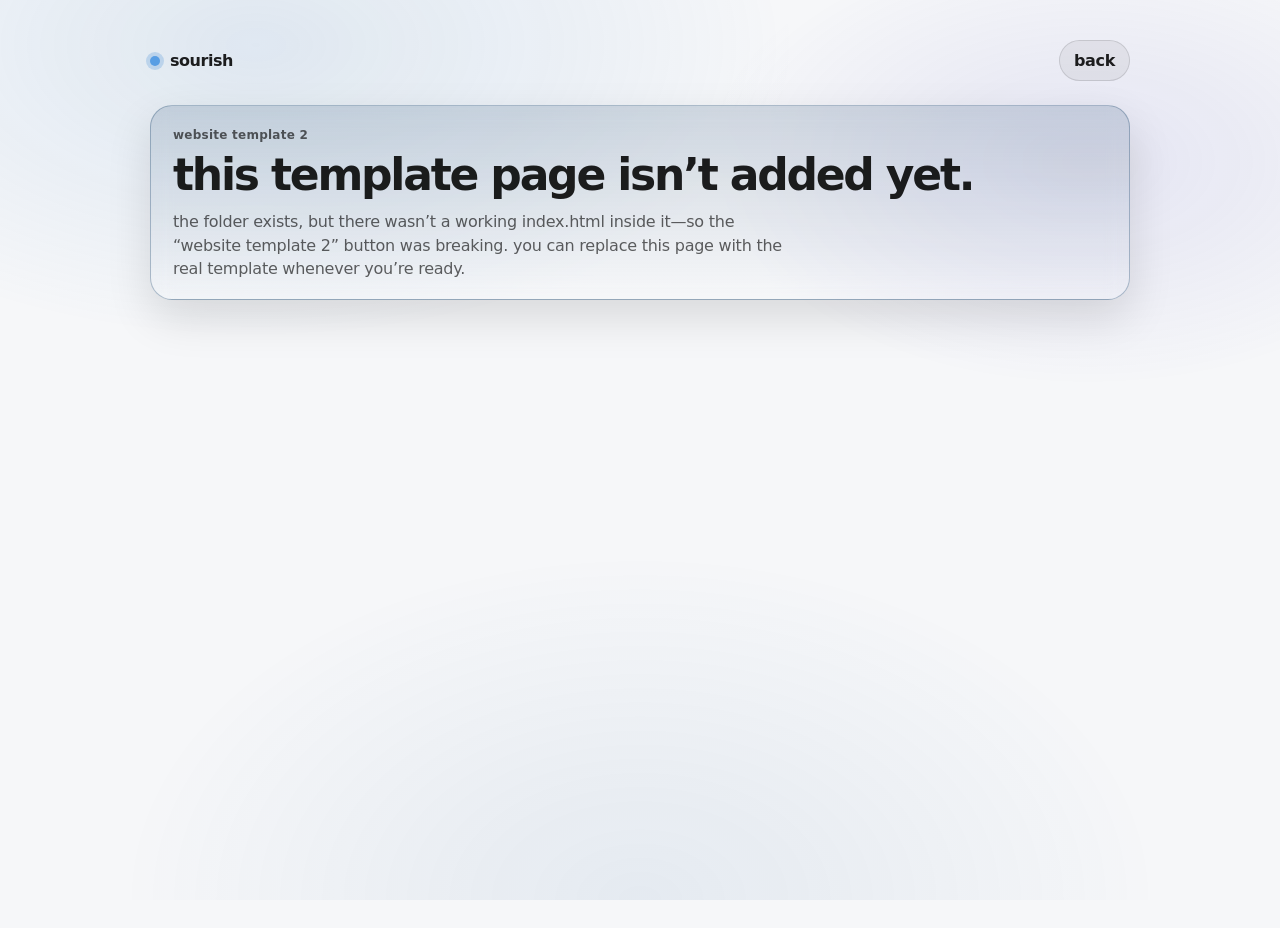
<file: greatsa/index.html>
<!doctype html>
<html lang="en">
  <head>
    <meta charset="UTF-8" />
    <meta name="viewport" content="width=device-width, initial-scale=1" />
    <meta name="color-scheme" content="light dark" />
    <title>website template 2 — sourish</title>
    <meta name="description" content="Website template 2 (local preview)." />
    <link rel="stylesheet" href="../styles.css" />
  </head>
  <body>
    <div class="bg" aria-hidden="true"></div>

    <main class="wrap">
      <header class="top">
        <a class="brand" href="../index.html" aria-label="Back to portfolio home">
          <div class="dot" aria-hidden="true"></div>
          <span class="name">sourish</span>
        </a>

        <a class="btn btn-ghost" href="../index.html">back</a>
      </header>

      <section class="hero" aria-label="template 2 preview">
        <p class="kicker">website template 2</p>
        <h1>this template page isn’t added yet.</h1>
        <p class="sub">
          the folder exists, but there wasn’t a working <span class="muted">index.html</span> inside
          it—so the “website template 2” button was breaking. you can replace this page with the real
          template whenever you’re ready.
        </p>
      </section>
    </main>
  </body>
</html>
</file>
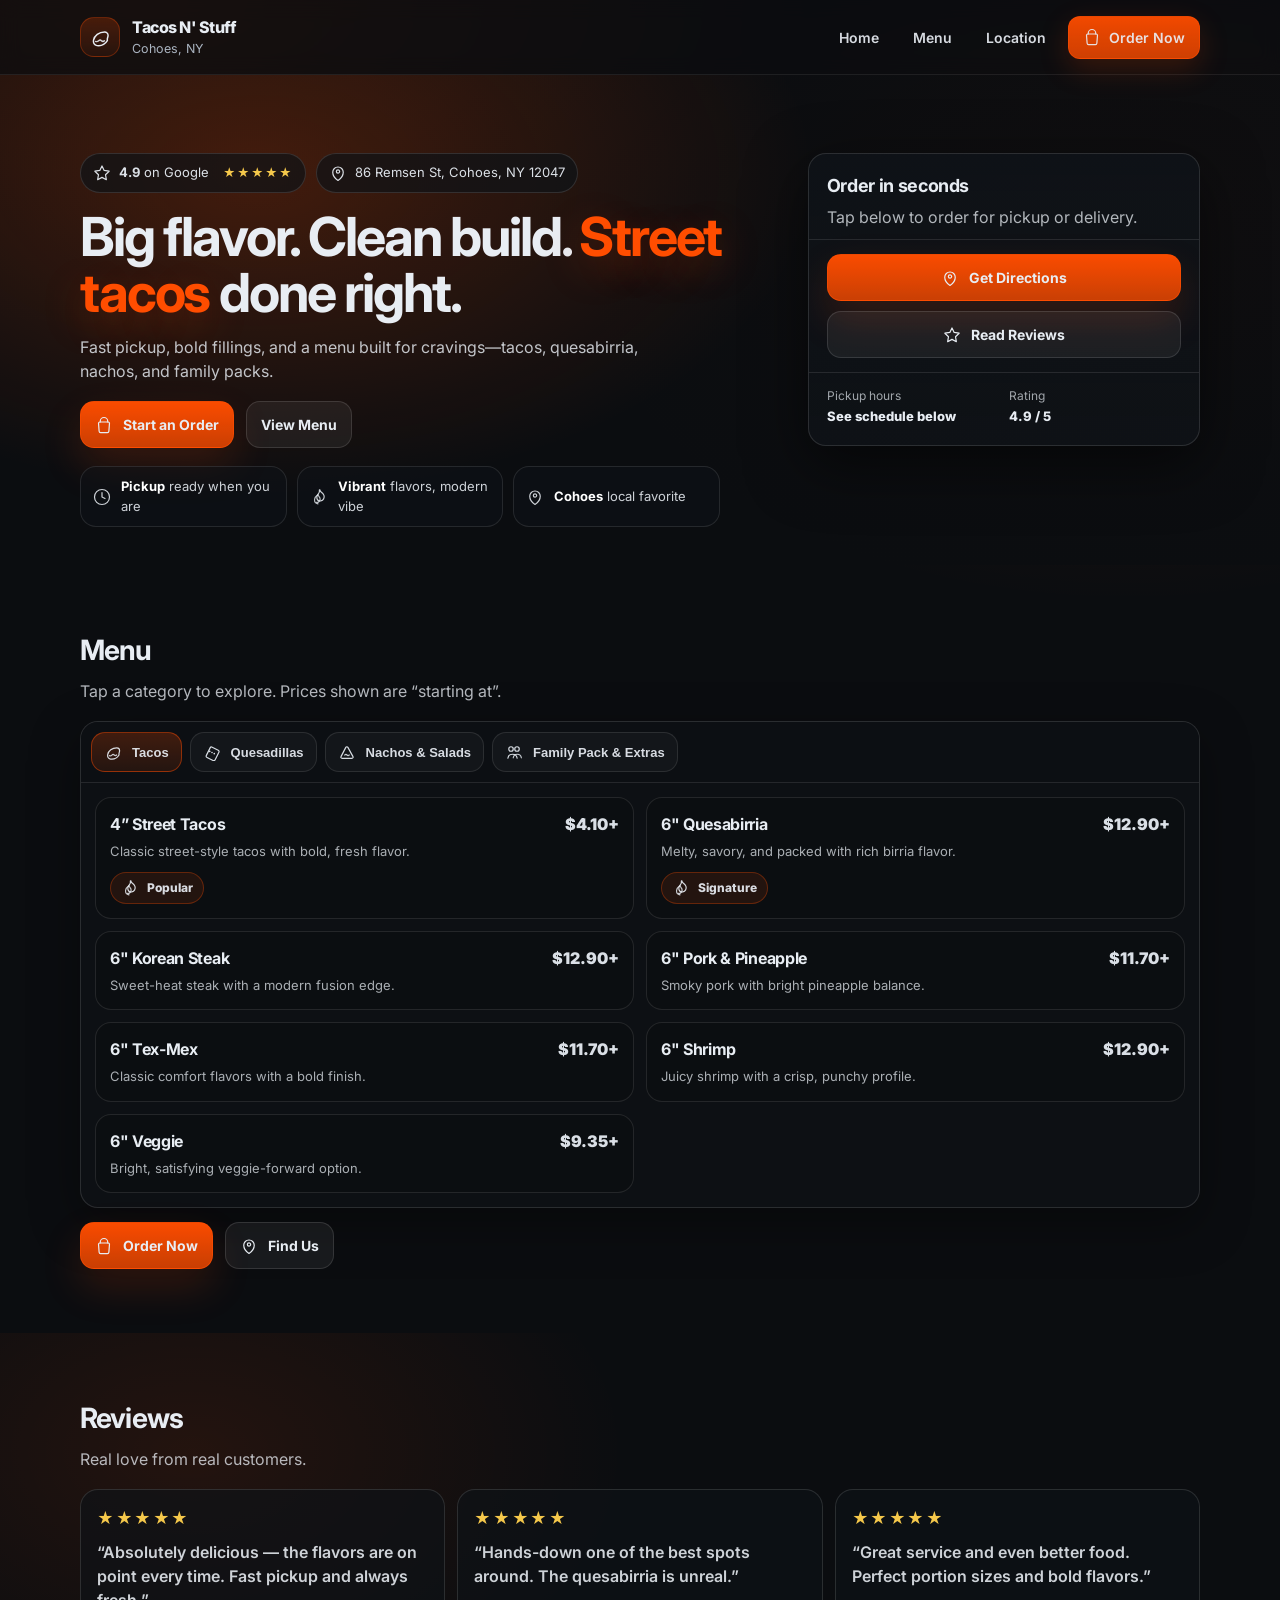
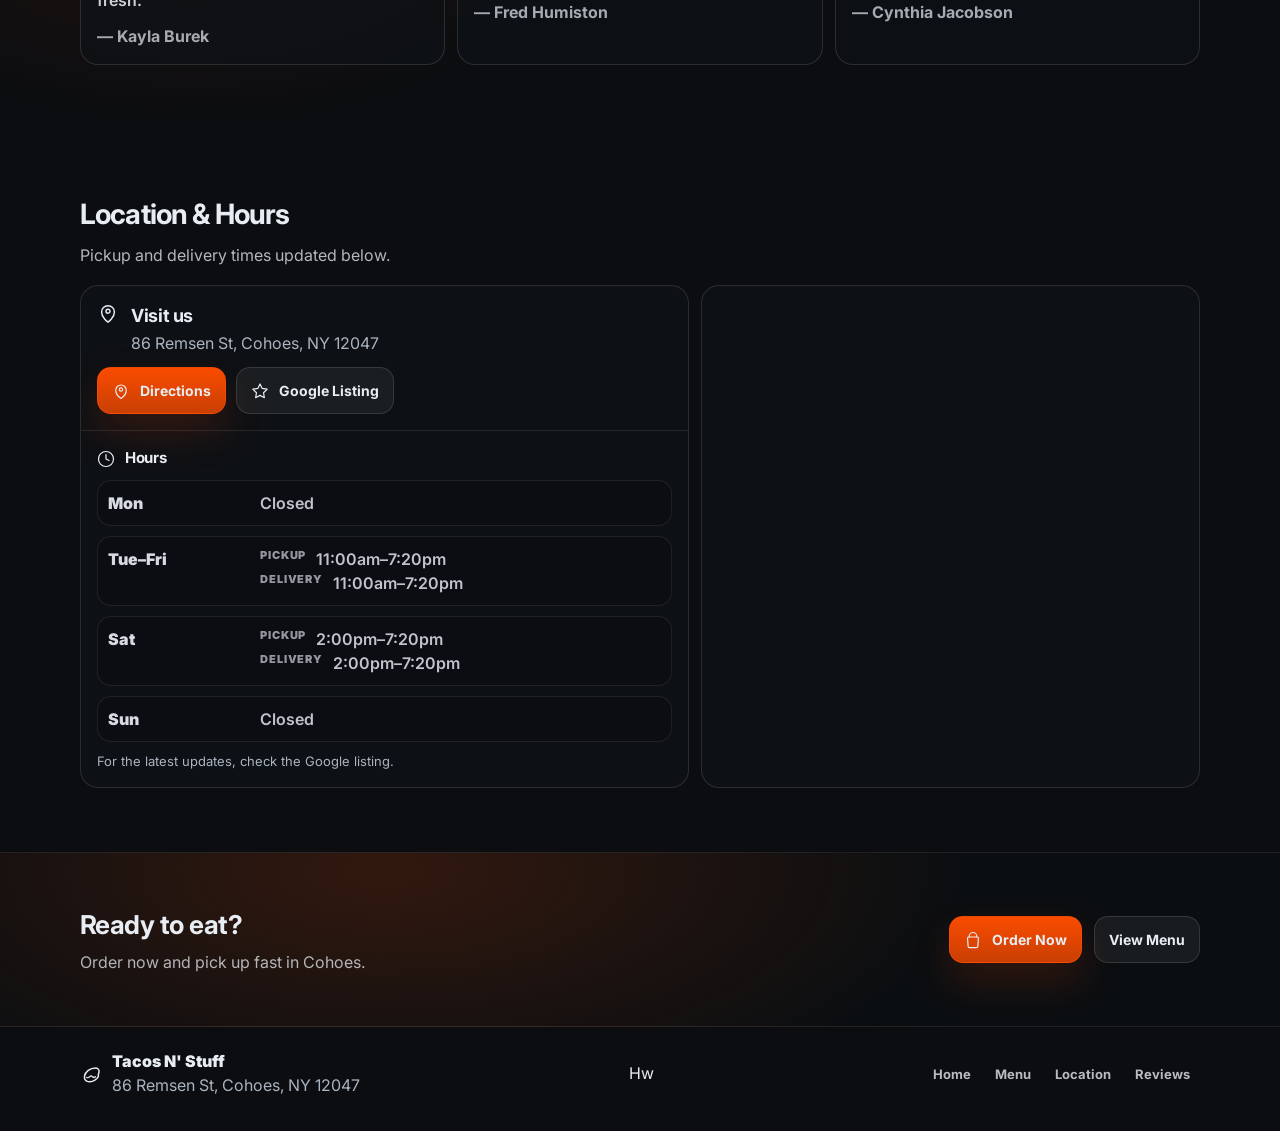
<file: projects/index.html>
<!doctype html>
<html lang="en">
  <head>
    <meta charset="UTF-8" />
    <meta name="viewport" content="width=device-width, initial-scale=1" />
    <title>Tacos N' Stuff — Cohoes, NY</title>
    <meta
      name="description"
      content="Modern tacos in Cohoes, NY. Street tacos, quesabirria, quesadillas, nachos, and more."
    />

    <!-- Inter font -->
    <link rel="preconnect" href="https://fonts.googleapis.com" />
    <link rel="preconnect" href="https://fonts.gstatic.com" crossorigin />
    <link
      href="https://fonts.googleapis.com/css2?family=Inter:wght@400;500;600;700;800&display=swap"
      rel="stylesheet"
    />

    <link rel="stylesheet" href="style.css" />
  </head>

  <body>
    <a class="skip-link" href="#home">Skip to content</a>

    <!-- SVG icon sprite -->
    <svg width="0" height="0" class="sr-only" aria-hidden="true" focusable="false">
      <symbol id="i-fire" viewBox="0 0 24 24">
        <path
          d="M12.5 2.5c.6 2.6-.2 4.5-1.7 6.1C9.2 10.2 8.6 12 9.2 14c.7 2.3 3 3.6 5.2 3.2 3.3-.7 5.4-4 4.2-7.4-.6-1.6-1.8-3-3.7-4.4-.9-.7-1.6-1.8-1.7-2.9Z"
          fill="none"
          stroke="currentColor"
          stroke-width="1.6"
          stroke-linecap="round"
          stroke-linejoin="round"
        />
        <path
          d="M10.6 21.2c-2.9-.6-4.8-3.2-4.5-6.1.2-1.9 1.2-3.5 2.9-4.8.7-.5 1.2-1.1 1.4-1.8.3 1.2.9 2 1.6 2.8 1.1 1.2 1.7 2.4 1.5 3.9-.3 2.4-2.5 4.4-4.9 4Z"
          fill="none"
          stroke="currentColor"
          stroke-width="1.6"
          stroke-linecap="round"
          stroke-linejoin="round"
          opacity="0.9"
        />
      </symbol>

      <symbol id="i-taco" viewBox="0 0 24 24">
        <path
          d="M20 16c-2.3 3.7-6.7 6-11.3 5.4-3.1-.4-4.3-3.1-3.8-5.9C5.8 10.5 10.9 6.5 17 6.5c2.1 0 3.8 1.7 3.8 3.8 0 1.2-.6 2.5-.8 3.7Z"
          fill="none"
          stroke="currentColor"
          stroke-width="1.6"
          stroke-linecap="round"
          stroke-linejoin="round"
        />
        <path
          d="M7.2 16.8c1 .4 2.4.2 3.3-.7.8-.8 2.3-.9 3.1-.1.8.8 2.4.8 3.2 0"
          fill="none"
          stroke="currentColor"
          stroke-width="1.6"
          stroke-linecap="round"
          stroke-linejoin="round"
          opacity="0.9"
        />
      </symbol>

      <symbol id="i-quesadilla" viewBox="0 0 24 24">
        <path
          d="M4.5 16.5 9.5 6.5c.5-1 1.8-1.4 2.8-.9l8 4c1 .5 1.4 1.8.9 2.8l-5 10c-.5 1-1.8 1.4-2.8.9l-8-4c-1-.5-1.4-1.8-.9-2.8Z"
          fill="none"
          stroke="currentColor"
          stroke-width="1.6"
          stroke-linecap="round"
          stroke-linejoin="round"
        />
        <path
          d="M9 11.2h.01M12 12.7h.01M15 14.2h.01"
          fill="none"
          stroke="currentColor"
          stroke-width="2.2"
          stroke-linecap="round"
        />
      </symbol>

      <symbol id="i-nachos" viewBox="0 0 24 24">
        <path
          d="M4 18.2 10.4 5.8c.6-1.1 2.2-1.1 2.8 0L20 18.2c.5 1-.2 2.2-1.4 2.2H5.4c-1.2 0-2-1.2-1.4-2.2Z"
          fill="none"
          stroke="currentColor"
          stroke-width="1.6"
          stroke-linecap="round"
          stroke-linejoin="round"
        />
        <path
          d="M9 16c.9-1 2.1-1 3 0s2.1 1 3 0"
          fill="none"
          stroke="currentColor"
          stroke-width="1.6"
          stroke-linecap="round"
          stroke-linejoin="round"
          opacity="0.9"
        />
      </symbol>

      <symbol id="i-family" viewBox="0 0 24 24">
        <path
          d="M8 11a3 3 0 1 0-3-3 3 3 0 0 0 3 3Zm8 0a3 3 0 1 0-3-3 3 3 0 0 0 3 3Z"
          fill="none"
          stroke="currentColor"
          stroke-width="1.6"
          stroke-linecap="round"
          stroke-linejoin="round"
        />
        <path
          d="M3.8 20.3c.5-3 3-5.3 6.2-5.3s5.7 2.3 6.2 5.3"
          fill="none"
          stroke="currentColor"
          stroke-width="1.6"
          stroke-linecap="round"
          stroke-linejoin="round"
        />
        <path
          d="M11 19.7c.4-2.6 2.6-4.7 5.4-4.7 2.8 0 5 2.1 5.4 4.7"
          fill="none"
          stroke="currentColor"
          stroke-width="1.6"
          stroke-linecap="round"
          stroke-linejoin="round"
          opacity="0.9"
        />
      </symbol>

      <symbol id="i-bag" viewBox="0 0 24 24">
        <path
          d="M7 8V7a5 5 0 0 1 10 0v1"
          fill="none"
          stroke="currentColor"
          stroke-width="1.6"
          stroke-linecap="round"
        />
        <path
          d="M6.5 8h11c1 0 1.8.8 1.8 1.8l-.8 10.6c-.1 1-.9 1.8-1.9 1.8H7.4c-1 0-1.8-.8-1.9-1.8l-.8-10.6c0-1 .8-1.8 1.8-1.8Z"
          fill="none"
          stroke="currentColor"
          stroke-width="1.6"
          stroke-linecap="round"
          stroke-linejoin="round"
        />
      </symbol>

      <symbol id="i-pin" viewBox="0 0 24 24">
        <path
          d="M12 22s7-4.5 7-11a7 7 0 1 0-14 0c0 6.5 7 11 7 11Z"
          fill="none"
          stroke="currentColor"
          stroke-width="1.6"
          stroke-linecap="round"
          stroke-linejoin="round"
        />
        <path
          d="M12 12.2a2.2 2.2 0 1 0 0-4.4 2.2 2.2 0 0 0 0 4.4Z"
          fill="none"
          stroke="currentColor"
          stroke-width="1.6"
          stroke-linecap="round"
          stroke-linejoin="round"
        />
      </symbol>

      <symbol id="i-clock" viewBox="0 0 24 24">
        <path
          d="M12 22a10 10 0 1 0-10-10 10 10 0 0 0 10 10Z"
          fill="none"
          stroke="currentColor"
          stroke-width="1.6"
          stroke-linecap="round"
          stroke-linejoin="round"
        />
        <path
          d="M12 6v6l4 2"
          fill="none"
          stroke="currentColor"
          stroke-width="1.6"
          stroke-linecap="round"
          stroke-linejoin="round"
        />
      </symbol>

      <symbol id="i-star" viewBox="0 0 24 24">
        <path
          d="m12 2.6 2.9 6 6.6 1-4.8 4.7 1.1 6.6-5.8-3.1-5.8 3.1 1.1-6.6-4.8-4.7 6.6-1 2.9-6Z"
          fill="none"
          stroke="currentColor"
          stroke-width="1.6"
          stroke-linecap="round"
          stroke-linejoin="round"
        />
      </symbol>
    </svg>

    <header class="site-header" id="top">
      <div class="container header-inner">
        <a class="brand" href="#home" aria-label="Tacos N' Stuff Home">
          <span class="brand-mark" aria-hidden="true">
            <svg class="icon icon-lg"><use href="#i-taco"></use></svg>
          </span>
          <span class="brand-text">
            <span class="brand-name">Tacos N' Stuff</span>
            <span class="brand-sub">Cohoes, NY</span>
          </span>
        </a>

        <nav class="nav" aria-label="Primary">
          <button class="nav-toggle" type="button" aria-expanded="false" aria-controls="navLinks">
            <span class="sr-only">Toggle navigation</span>
            <span class="nav-toggle-bars" aria-hidden="true"></span>
          </button>

          <div class="nav-links" id="navLinks">
            <a class="nav-link" href="#home">Home</a>
            <a class="nav-link" href="#menu">Menu</a>
            <a class="nav-link" href="#location">Location</a>
            <a class="nav-link nav-cta" href="#order">
              <svg class="icon"><use href="#i-bag"></use></svg>
              Order Now
            </a>
          </div>
        </nav>
      </div>
    </header>

    <main>
      <!-- HERO -->
      <section class="hero" id="home">
        <div class="hero-bg" role="img" aria-label="Tacos on a plate"></div>
        <div class="hero-overlay"></div>

        <div class="container hero-inner">
          <div class="hero-copy">
            <div class="rating-row">
              <a
                class="rating-pill"
                href="https://www.google.com/search?q=Tacos+N%27+Stuff+Cohoes+NY+reviews"
                target="_blank"
                rel="noreferrer"
                aria-label="Open Google reviews (new tab)"
              >
                <svg class="icon"><use href="#i-star"></use></svg>
                <span><strong>4.9</strong> on Google</span>
                <span class="rating-stars" aria-hidden="true">★★★★★</span>
              </a>

              <span class="meta-pill">
                <svg class="icon"><use href="#i-pin"></use></svg>
                86 Remsen St, Cohoes, NY 12047
              </span>
            </div>

            <h1 class="hero-title">
              Big flavor. Clean build.
              <span class="accent">Street tacos</span> done right.
            </h1>

            <p class="hero-subtitle">
              Fast pickup, bold fillings, and a menu built for cravings—tacos, quesabirria, nachos, and family packs.
            </p>

            <div class="hero-actions">
              <a class="btn btn-primary" href="#order">
                <svg class="icon"><use href="#i-bag"></use></svg>
                Start an Order
              </a>
              <a class="btn btn-secondary" href="#menu">
                View Menu
              </a>
            </div>

            <div class="hero-highlights" aria-label="Highlights">
              <div class="highlight">
                <svg class="icon"><use href="#i-clock"></use></svg>
                <span><strong>Pickup</strong> ready when you are</span>
              </div>
              <div class="highlight">
                <svg class="icon"><use href="#i-fire"></use></svg>
                <span><strong>Vibrant</strong> flavors, modern vibe</span>
              </div>
              <div class="highlight">
                <svg class="icon"><use href="#i-pin"></use></svg>
                <span><strong>Cohoes</strong> local favorite</span>
              </div>
            </div>
          </div>

          <div class="hero-card" id="order" aria-label="Quick order card">
            <div class="hero-card-top">
              <h2 class="hero-card-title">Order in seconds</h2>
              <p class="hero-card-sub">
                Tap below to order for pickup or delivery.
              </p>
            </div>

            <div class="hero-card-actions">
              <a class="btn btn-primary btn-block" href="#location">
                <svg class="icon"><use href="#i-pin"></use></svg>
                Get Directions
              </a>
              <a
                class="btn btn-secondary btn-block"
                href="https://www.google.com/search?q=Tacos+N%27+Stuff+86+Remsen+St+Cohoes+NY+12047"
                target="_blank"
                rel="noreferrer"
              >
                <svg class="icon"><use href="#i-star"></use></svg>
                Read Reviews
              </a>
            </div>

            <div class="hero-card-foot">
              <div class="mini">
                <span class="mini-k">Pickup hours</span>
                <span class="mini-v">See schedule below</span>
              </div>
              <div class="mini">
                <span class="mini-k">Rating</span>
                <span class="mini-v">4.9 / 5</span>
              </div>
            </div>
          </div>
        </div>
      </section>

      <!-- MENU -->
      <section class="section" id="menu">
        <div class="container">
          <div class="section-head">
            <h2 class="section-title">Menu</h2>
            <p class="section-subtitle">Tap a category to explore. Prices shown are “starting at”.</p>
          </div>

          <div class="tabs" data-tabs>
            <div class="tablist" role="tablist" aria-label="Menu categories">
              <button class="tab" role="tab" aria-selected="true" data-tab="tacos">
                <svg class="icon"><use href="#i-taco"></use></svg>
                Tacos
              </button>
              <button class="tab" role="tab" aria-selected="false" data-tab="quesadillas" tabindex="-1">
                <svg class="icon"><use href="#i-quesadilla"></use></svg>
                Quesadillas
              </button>
              <button class="tab" role="tab" aria-selected="false" data-tab="nachos" tabindex="-1">
                <svg class="icon"><use href="#i-nachos"></use></svg>
                Nachos &amp; Salads
              </button>
              <button class="tab" role="tab" aria-selected="false" data-tab="family" tabindex="-1">
                <svg class="icon"><use href="#i-family"></use></svg>
                Family Pack &amp; Extras
              </button>
            </div>

            <div class="panels">
              <div class="panel" role="tabpanel" data-panel="tacos">
                <div class="menu-grid">
                  <article class="menu-item">
                    <div class="menu-item-top">
                      <h3>4” Street Tacos</h3>
                      <span class="price">$4.10+</span>
                    </div>
                    <p class="menu-desc">Classic street-style tacos with bold, fresh flavor.</p>
                    <div class="menu-tags">
                      <span class="tag"><svg class="icon"><use href="#i-fire"></use></svg> Popular</span>
                    </div>
                  </article>

                  <article class="menu-item">
                    <div class="menu-item-top">
                      <h3>6" Quesabirria</h3>
                      <span class="price">$12.90+</span>
                    </div>
                    <p class="menu-desc">Melty, savory, and packed with rich birria flavor.</p>
                    <div class="menu-tags">
                      <span class="tag"><svg class="icon"><use href="#i-fire"></use></svg> Signature</span>
                    </div>
                  </article>

                  <article class="menu-item">
                    <div class="menu-item-top">
                      <h3>6" Korean Steak</h3>
                      <span class="price">$12.90+</span>
                    </div>
                    <p class="menu-desc">Sweet-heat steak with a modern fusion edge.</p>
                  </article>

                  <article class="menu-item">
                    <div class="menu-item-top">
                      <h3>6" Pork &amp; Pineapple</h3>
                      <span class="price">$11.70+</span>
                    </div>
                    <p class="menu-desc">Smoky pork with bright pineapple balance.</p>
                  </article>

                  <article class="menu-item">
                    <div class="menu-item-top">
                      <h3>6" Tex-Mex</h3>
                      <span class="price">$11.70+</span>
                    </div>
                    <p class="menu-desc">Classic comfort flavors with a bold finish.</p>
                  </article>

                  <article class="menu-item">
                    <div class="menu-item-top">
                      <h3>6" Shrimp</h3>
                      <span class="price">$12.90+</span>
                    </div>
                    <p class="menu-desc">Juicy shrimp with a crisp, punchy profile.</p>
                  </article>

                  <article class="menu-item">
                    <div class="menu-item-top">
                      <h3>6" Veggie</h3>
                      <span class="price">$9.35+</span>
                    </div>
                    <p class="menu-desc">Bright, satisfying veggie-forward option.</p>
                  </article>
                </div>
              </div>

              <div class="panel" role="tabpanel" data-panel="quesadillas" hidden>
                <div class="menu-grid">
                  <article class="menu-item">
                    <div class="menu-item-top">
                      <h3>12" Quesadilla</h3>
                      <span class="price">$9.35+</span>
                    </div>
                    <p class="menu-desc">Crisp outside, melty inside—simple, perfect.</p>
                    <div class="menu-tags">
                      <span class="tag"><svg class="icon"><use href="#i-quesadilla"></use></svg> Crowd-pleaser</span>
                    </div>
                  </article>
                </div>
              </div>

              <div class="panel" role="tabpanel" data-panel="nachos" hidden>
                <div class="menu-grid">
                  <article class="menu-item">
                    <div class="menu-item-top">
                      <h3>Taco Salad</h3>
                      <span class="price">$14.05+</span>
                    </div>
                    <p class="menu-desc">Big, fresh, and loaded—crunch included.</p>
                  </article>

                  <article class="menu-item">
                    <div class="menu-item-top">
                      <h3>Nachos</h3>
                      <span class="price">$11.70+</span>
                    </div>
                    <p class="menu-desc">Crispy chips, melty goodness, and bold toppings.</p>
                    <div class="menu-tags">
                      <span class="tag"><svg class="icon"><use href="#i-nachos"></use></svg> Shareable</span>
                    </div>
                  </article>
                </div>
              </div>

              <div class="panel" role="tabpanel" data-panel="family" hidden>
                <div class="menu-grid">
                  <article class="menu-item">
                    <div class="menu-item-top">
                      <h3>Family Pack</h3>
                      <span class="price">$64.35</span>
                    </div>
                    <p class="menu-desc">Easy win for groups—feed the table fast.</p>
                    <div class="menu-tags">
                      <span class="tag"><svg class="icon"><use href="#i-family"></use></svg> Best value</span>
                    </div>
                  </article>

                  <article class="menu-item">
                    <div class="menu-item-top">
                      <h3>Mexican Soda</h3>
                      <span class="price">$2.95</span>
                    </div>
                    <p class="menu-desc">Crisp, cold, and perfect with tacos.</p>
                  </article>

                  <article class="menu-item">
                    <div class="menu-item-top">
                      <h3>Can Soda</h3>
                      <span class="price">$2.35</span>
                    </div>
                    <p class="menu-desc">Classic refreshers.</p>
                  </article>

                  <article class="menu-item">
                    <div class="menu-item-top">
                      <h3>Water</h3>
                      <span class="price">$2.35</span>
                    </div>
                    <p class="menu-desc">Simple and essential.</p>
                  </article>

                  <article class="menu-item">
                    <div class="menu-item-top">
                      <h3>Extra Meat</h3>
                      <span class="price">$3.50</span>
                    </div>
                    <p class="menu-desc">Turn it up—add more protein.</p>
                  </article>

                  <article class="menu-item">
                    <div class="menu-item-top">
                      <h3>Extra Shrimp</h3>
                      <span class="price">$3.50</span>
                    </div>
                    <p class="menu-desc">Add a little extra bite.</p>
                  </article>
                </div>
              </div>
            </div>
          </div>

          <div class="menu-foot">
            <a class="btn btn-primary" href="#order">
              <svg class="icon"><use href="#i-bag"></use></svg>
              Order Now
            </a>
            <a class="btn btn-secondary" href="#location">
              <svg class="icon"><use href="#i-pin"></use></svg>
              Find Us
            </a>
          </div>
        </div>
      </section>

      <!-- REVIEWS -->
      <section class="section section-alt" id="reviews">
        <div class="container">
          <div class="section-head">
            <h2 class="section-title">Reviews</h2>
            <p class="section-subtitle">Real love from real customers.</p>
          </div>

          <div class="reviews-grid">
            <figure class="review-card">
              <div class="review-stars" aria-label="5 star rating">★★★★★</div>
              <blockquote>
                “Absolutely delicious — the flavors are on point every time. Fast pickup and always fresh.”
              </blockquote>
              <figcaption>— Kayla Burek</figcaption>
            </figure>

            <figure class="review-card">
              <div class="review-stars" aria-label="5 star rating">★★★★★</div>
              <blockquote>
                “Hands-down one of the best spots around. The quesabirria is unreal.”
              </blockquote>
              <figcaption>— Fred Humiston</figcaption>
            </figure>

            <figure class="review-card">
              <div class="review-stars" aria-label="5 star rating">★★★★★</div>
              <blockquote>
                “Great service and even better food. Perfect portion sizes and bold flavors.”
              </blockquote>
              <figcaption>— Cynthia Jacobson</figcaption>
            </figure>
          </div>
        </div>
      </section>

      <!-- LOCATION -->
      <section class="section" id="location">
        <div class="container">
          <div class="section-head">
            <h2 class="section-title">Location &amp; Hours</h2>
            <p class="section-subtitle">Pickup and delivery times updated below.</p>
          </div>

          <div class="location-grid">
            <div class="location-card">
              <div class="location-top">
                <div class="location-title">
                  <svg class="icon icon-lg"><use href="#i-pin"></use></svg>
                  <div>
                    <h3>Visit us</h3>
                    <p class="muted">86 Remsen St, Cohoes, NY 12047</p>
                  </div>
                </div>

                <div class="location-actions">
                  <a
                    class="btn btn-primary"
                    href="https://www.google.com/maps/search/?api=1&query=86%20Remsen%20St%2C%20Cohoes%2C%20NY%2012047"
                    target="_blank"
                    rel="noreferrer"
                  >
                    <svg class="icon"><use href="#i-pin"></use></svg>
                    Directions
                  </a>
                  <a
                    class="btn btn-secondary"
                    href="https://www.google.com/search?q=Tacos+N%27+Stuff+Cohoes+NY"
                    target="_blank"
                    rel="noreferrer"
                  >
                    <svg class="icon"><use href="#i-star"></use></svg>
                    Google Listing
                  </a>
                </div>
              </div>

              <div class="hours">
                <div class="hours-head">
                  <svg class="icon"><use href="#i-clock"></use></svg>
                  <h4>Hours</h4>
                </div>

                <div class="hours-table" role="table" aria-label="Business hours">
                  <div class="hours-row" role="row">
                    <div class="hours-day" role="cell">Mon</div>
                    <div class="hours-times" role="cell">Closed</div>
                  </div>

                  <div class="hours-row" role="row">
                    <div class="hours-day" role="cell">Tue–Fri</div>
                    <div class="hours-times" role="cell">
                      <div class="hours-line"><span class="label">Pickup</span> 11:00am–7:20pm</div>
                      <div class="hours-line"><span class="label">Delivery</span> 11:00am–7:20pm</div>
                    </div>
                  </div>

                  <div class="hours-row" role="row">
                    <div class="hours-day" role="cell">Sat</div>
                    <div class="hours-times" role="cell">
                      <div class="hours-line"><span class="label">Pickup</span> 2:00pm–7:20pm</div>
                      <div class="hours-line"><span class="label">Delivery</span> 2:00pm–7:20pm</div>
                    </div>
                  </div>

                  <div class="hours-row" role="row">
                    <div class="hours-day" role="cell">Sun</div>
                    <div class="hours-times" role="cell">Closed</div>
                  </div>
                </div>

                <p class="hours-note muted">
                  For the latest updates, check the Google listing.
                </p>
              </div>
            </div>

            <div class="map-card" aria-label="Map placeholder">
              <iframe
                src="https://www.google.com/maps/embed?pb=!1m18!1m12!1m3!1d2928.652211717309!2d-73.7041277242551!3d42.77456007115736!2m3!1f0!2f0!3f0!3m2!1i1024!2i768!4f13.1!3m3!1m2!1s0x89de11d4ba3d0b33%3A0x99741247a5f98e7e!2s86%20Remsen%20St%2C%20Cohoes%2C%20NY%2012047!5e0!3m2!1sen!2sus!4v1775715501798!5m2!1sen!2sus"
                width="600"
                height="450"
                style="border: 0"
                allowfullscreen=""
                loading="lazy"
                referrerpolicy="no-referrer-when-downgrade"
              ></iframe>
            </div>
          </div>
        </div>
      </section>

      <!-- FOOTER CTA -->
      <section class="cta-band">
        <div class="container cta-inner">
          <div class="cta-copy">
            <h2>Ready to eat?</h2>
            <p>Order now and pick up fast in Cohoes.</p>
          </div>
          <div class="cta-actions">
            <a class="btn btn-primary" href="#order">
              <svg class="icon"><use href="#i-bag"></use></svg>
              Order Now
            </a>
            <a class="btn btn-secondary" href="#menu">View Menu</a>
          </div>
        </div>
      </section>
    </main>

    <footer class="site-footer">
      <div class="container footer-inner">
        <div class="footer-left">
          <div class="footer-brand">
            <svg class="icon icon-lg"><use href="#i-taco"></use></svg>
            <div>
              <div class="footer-name">Tacos N' Stuff</div>
              <div class="footer-sub muted">86 Remsen St, Cohoes, NY 12047</div>
            </div>
          </div>
        </div>
Hw 
        <div class="footer-right">
          <a class="footer-link" href="#home">Home</a>
          <a class="footer-link" href="#menu">Menu</a>
          <a class="footer-link" href="#location">Location</a>
          <a
            class="footer-link"
            href="https://www.google.com/search?q=Tacos+N%27+Stuff+Cohoes+NY+reviews"
            target="_blank"
            rel="noreferrer"
          >
            Reviews
          </a>
        </div>
      </div>
    </footer>

    <script src="script.js"></script>
  </body>
</html>
</file>
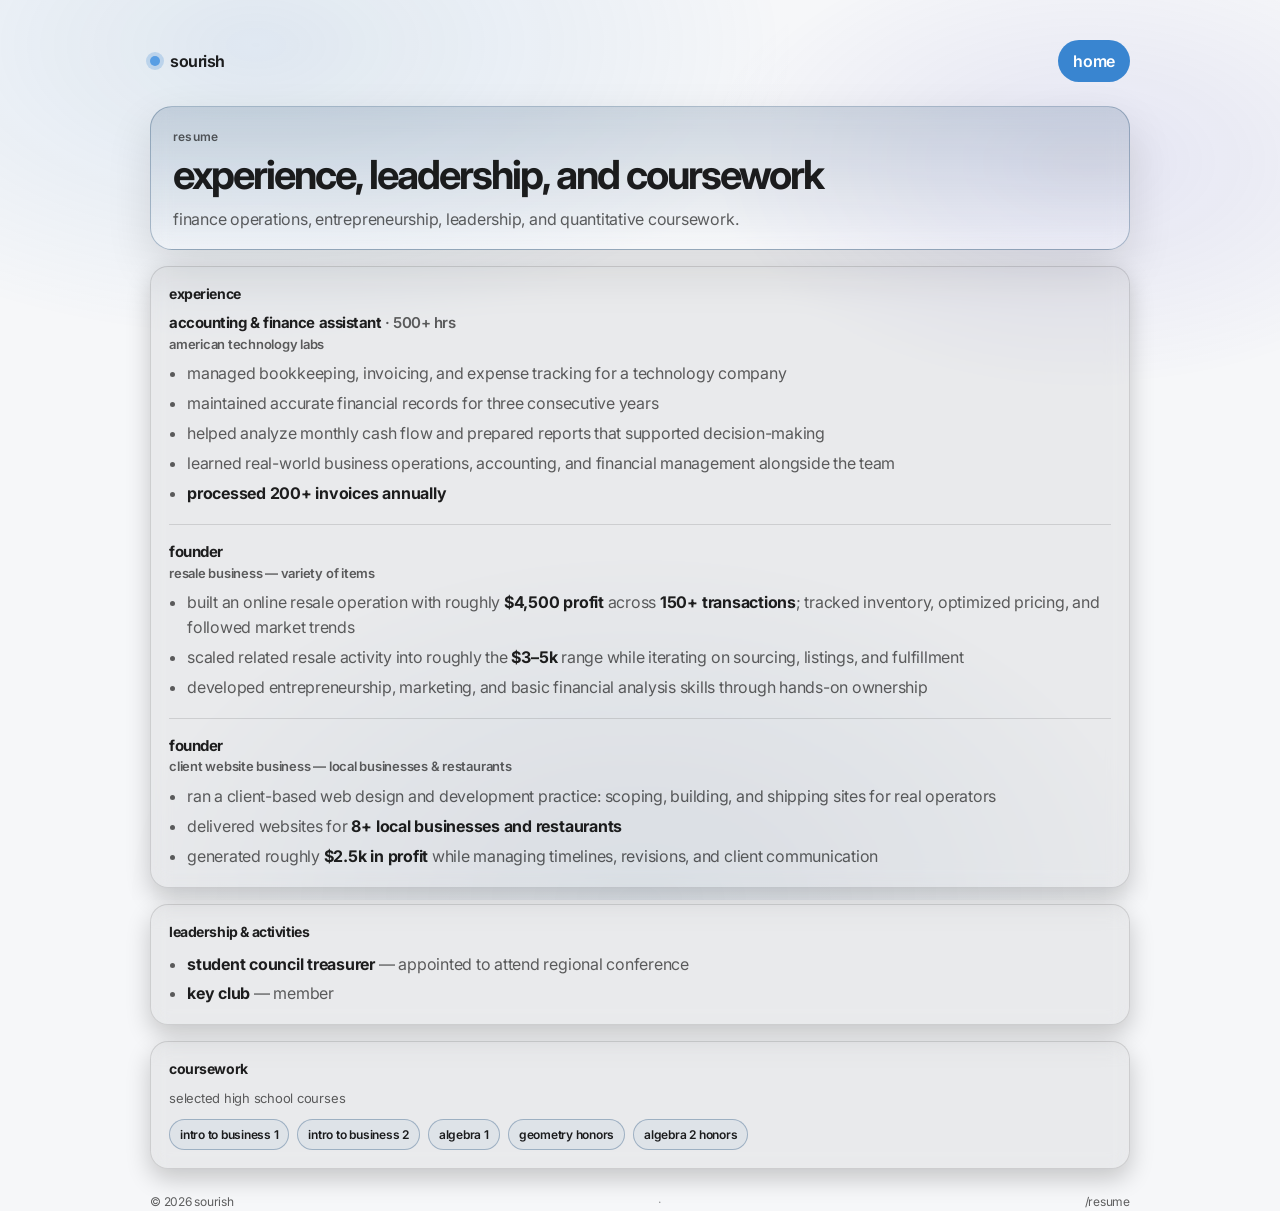
<file: resume/index.html>
<!doctype html>
<html lang="en">
  <head>
    <meta charset="UTF-8" />
    <meta name="viewport" content="width=device-width, initial-scale=1" />
    <meta name="color-scheme" content="light dark" />
    <title>resume — sourish</title>
    <meta name="description" content="resume — experience, leadership, and coursework" />
    <link rel="preconnect" href="https://fonts.googleapis.com" />
    <link rel="preconnect" href="https://fonts.gstatic.com" crossorigin />
    <link
      href="https://fonts.googleapis.com/css2?family=Inter:wght@400;500;600;700&display=swap"
      rel="stylesheet"
    />
    <!-- Bump ?v= when shared CSS/JS changes so GitHub Pages + browsers don’t keep an old cached copy. -->
    <link rel="stylesheet" href="../styles.css?v=20260420" />
  </head>
  <body>
    <div class="bg" aria-hidden="true"></div>

    <main class="wrap">
      <header class="top">
        <div class="brand">
          <div class="dot" aria-hidden="true"></div>
          <a class="name" href="../index.html">sourish</a>
        </div>
        <a class="btn btn-primary" href="../index.html">home</a>
      </header>

      <section class="hero resume-hero" aria-label="resume header">
        <p class="kicker">resume</p>
        <h1>experience, leadership, and coursework</h1>
        <p class="sub">
          finance operations, entrepreneurship, leadership, and quantitative coursework.
        </p>
      </section>

      <div class="resume-stack">
        <article class="card resume-card">
          <h2>experience</h2>

          <div class="resume-block">
            <div class="resume-role">
              accounting &amp; finance assistant
              <span class="resume-hours">· 500+ hrs</span>
            </div>
            <div class="resume-org">american technology labs</div>
            <ul class="list resume-bullets">
              <li>
                managed bookkeeping, invoicing, and expense tracking for a technology
                company
              </li>
              <li>maintained accurate financial records for three consecutive years</li>
              <li>
                helped analyze monthly cash flow and prepared reports that supported
                decision-making
              </li>
              <li>
                learned real-world business operations, accounting, and financial
                management alongside the team
              </li>
              <li><strong class="resume-metric">processed 200+ invoices annually</strong></li>
            </ul>
          </div>

          <div class="resume-block">
            <div class="resume-role">founder</div>
            <div class="resume-org">resale business — variety of items</div>
            <ul class="list resume-bullets">
              <li>
                built an online resale operation with roughly
                <strong class="resume-metric">$4,500 profit</strong> across
                <strong class="resume-metric">150+ transactions</strong>; tracked
                inventory, optimized pricing, and followed market trends
              </li>
              <li>
                scaled related resale activity into roughly the
                <strong class="resume-metric">$3–5k</strong> range while iterating on
                sourcing, listings, and fulfillment
              </li>
              <li>
                developed entrepreneurship, marketing, and basic financial analysis
                skills through hands-on ownership
              </li>
            </ul>
          </div>

          <div class="resume-block">
            <div class="resume-role">founder</div>
            <div class="resume-org">client website business — local businesses &amp; restaurants</div>
            <ul class="list resume-bullets">
              <li>
                ran a client-based web design and development practice: scoping, building,
                and shipping sites for real operators
              </li>
              <li>
                delivered websites for
                <strong class="resume-metric">8+ local businesses and restaurants</strong>
              </li>
              <li>
                generated roughly
                <strong class="resume-metric">$2.5k in profit</strong> while managing
                timelines, revisions, and client communication
              </li>
            </ul>
          </div>
        </article>

        <article class="card resume-card">
          <h2>leadership &amp; activities</h2>
          <ul class="list resume-bullets">
            <li>
              <strong class="resume-metric">student council treasurer</strong> —
              appointed to attend regional conference
            </li>
            <li><strong class="resume-metric">key club</strong> — member</li>
          </ul>
        </article>

        <article class="card resume-card">
          <h2>coursework</h2>
          <p class="muted resume-intro">selected high school courses</p>
          <div class="chips resume-chips">
            <span class="chip">intro to business 1</span>
            <span class="chip">intro to business 2</span>
            <span class="chip">algebra 1</span>
            <span class="chip">geometry honors</span>
            <span class="chip">algebra 2 honors</span>
          </div>
        </article>
      </div>

      <footer class="footer footer--simple">
        <span class="muted">© <span id="year"></span> sourish</span>
        <span class="sep" aria-hidden="true">·</span>
        <span class="muted">/resume</span>
      </footer>
    </main>

    <script src="../script.js?v=20260420"></script>
  </body>
</html>
</file>
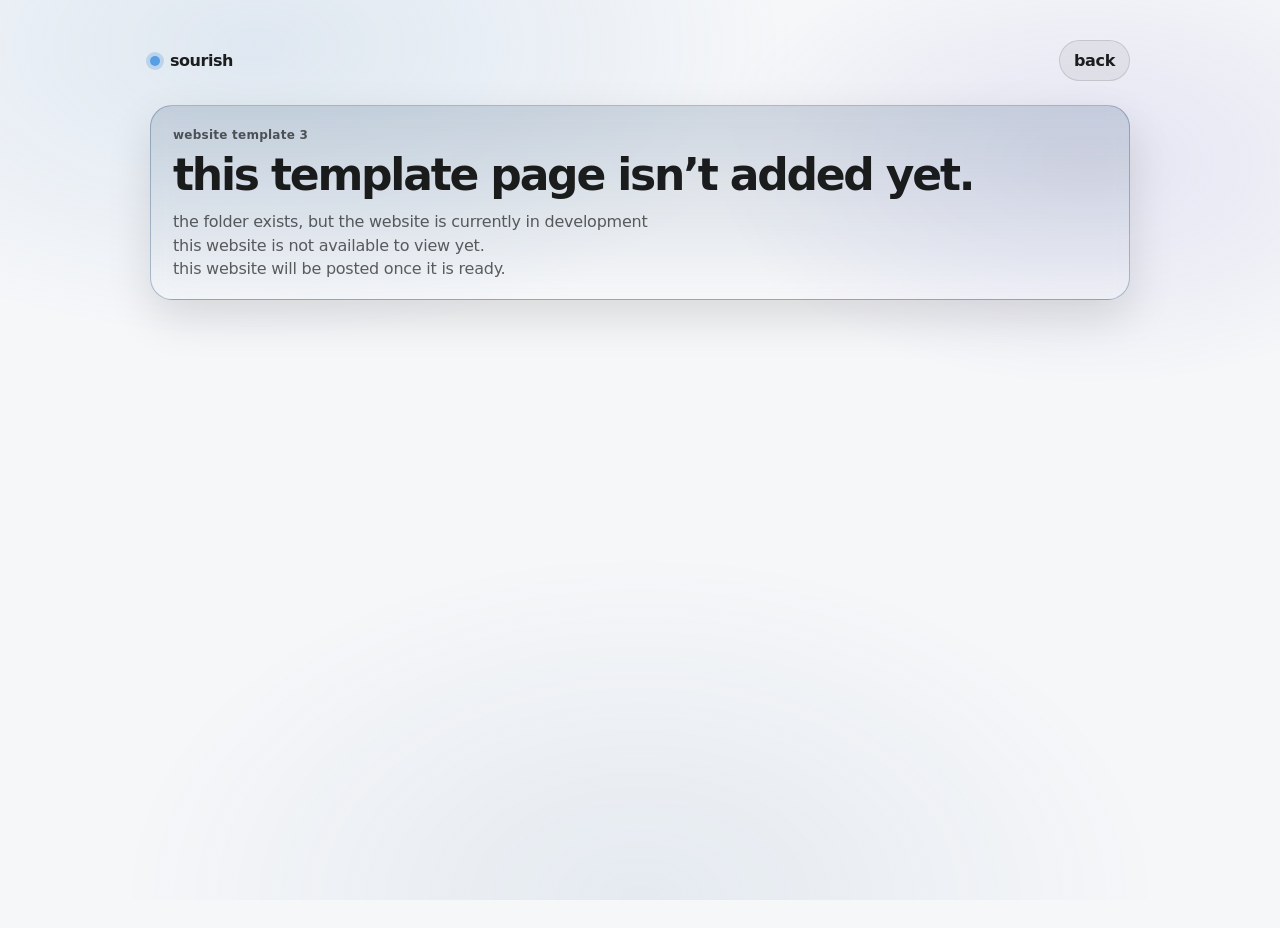
<file: site/index.html>
<!doctype html>
<html lang="en">
  <head>
    <meta charset="UTF-8" />
    <meta name="viewport" content="width=device-width, initial-scale=1" />
    <meta name="color-scheme" content="light dark" />
    <title>website template 3 — sourish</title>
    <meta name="description" content="Website template 3 (local preview)." />
    <link rel="stylesheet" href="../styles.css" />
  </head>
  <body>
    <div class="bg" aria-hidden="true"></div>

    <main class="wrap">
      <header class="top">
        <a class="brand" href="../index.html" aria-label="Back to portfolio home">
          <div class="dot" aria-hidden="true"></div>
          <span class="name">sourish</span>
        </a>

        <a class="btn btn-ghost" href="../index.html">back</a>
      </header>

      <section class="hero" aria-label="template 3 preview">
        <p class="kicker">website template 3</p>
        <h1>this template page isn’t added yet.</h1>
        <p class="sub">
          the folder exists, but the website is currently in development <span class="muted"></span> 
          <br>this website is not available to view yet.
          <br>this website will be posted once it is ready.
        </p>
      </section>
    </main>
  </body>
</html>
</file>
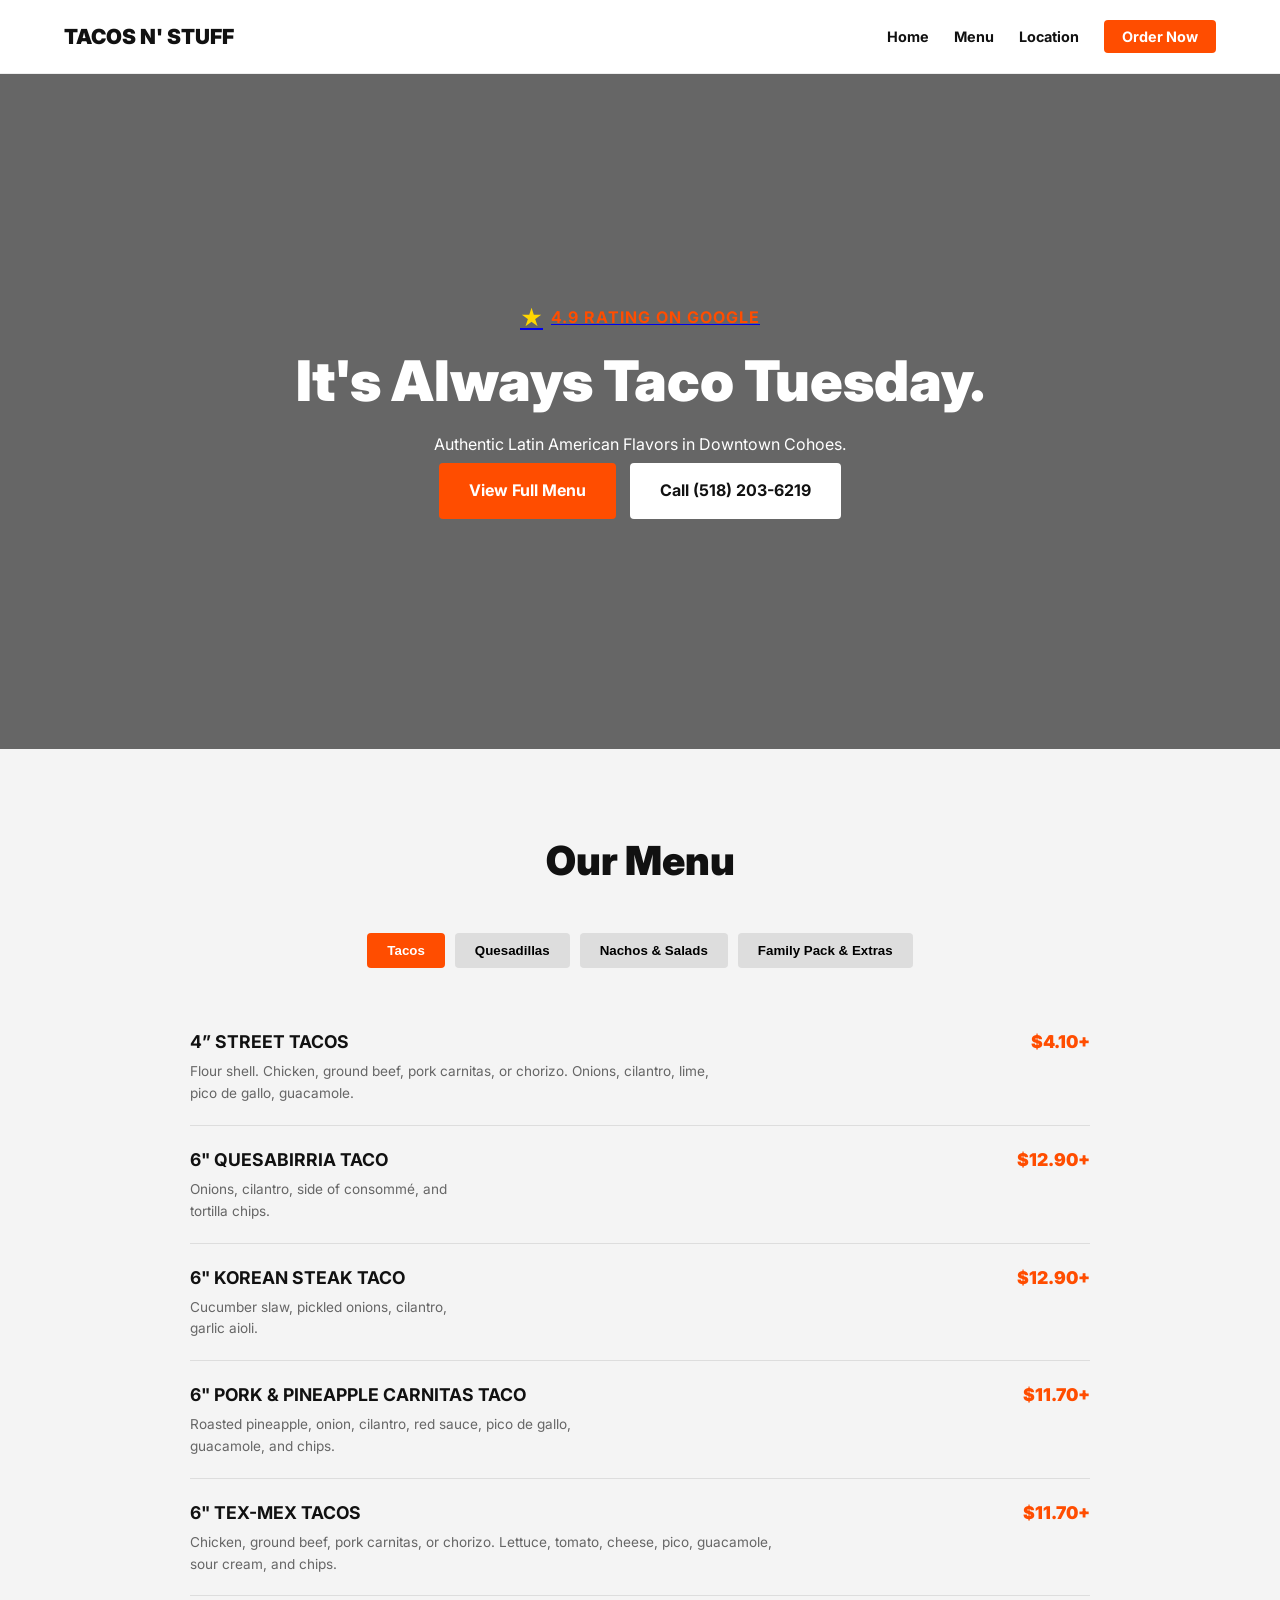
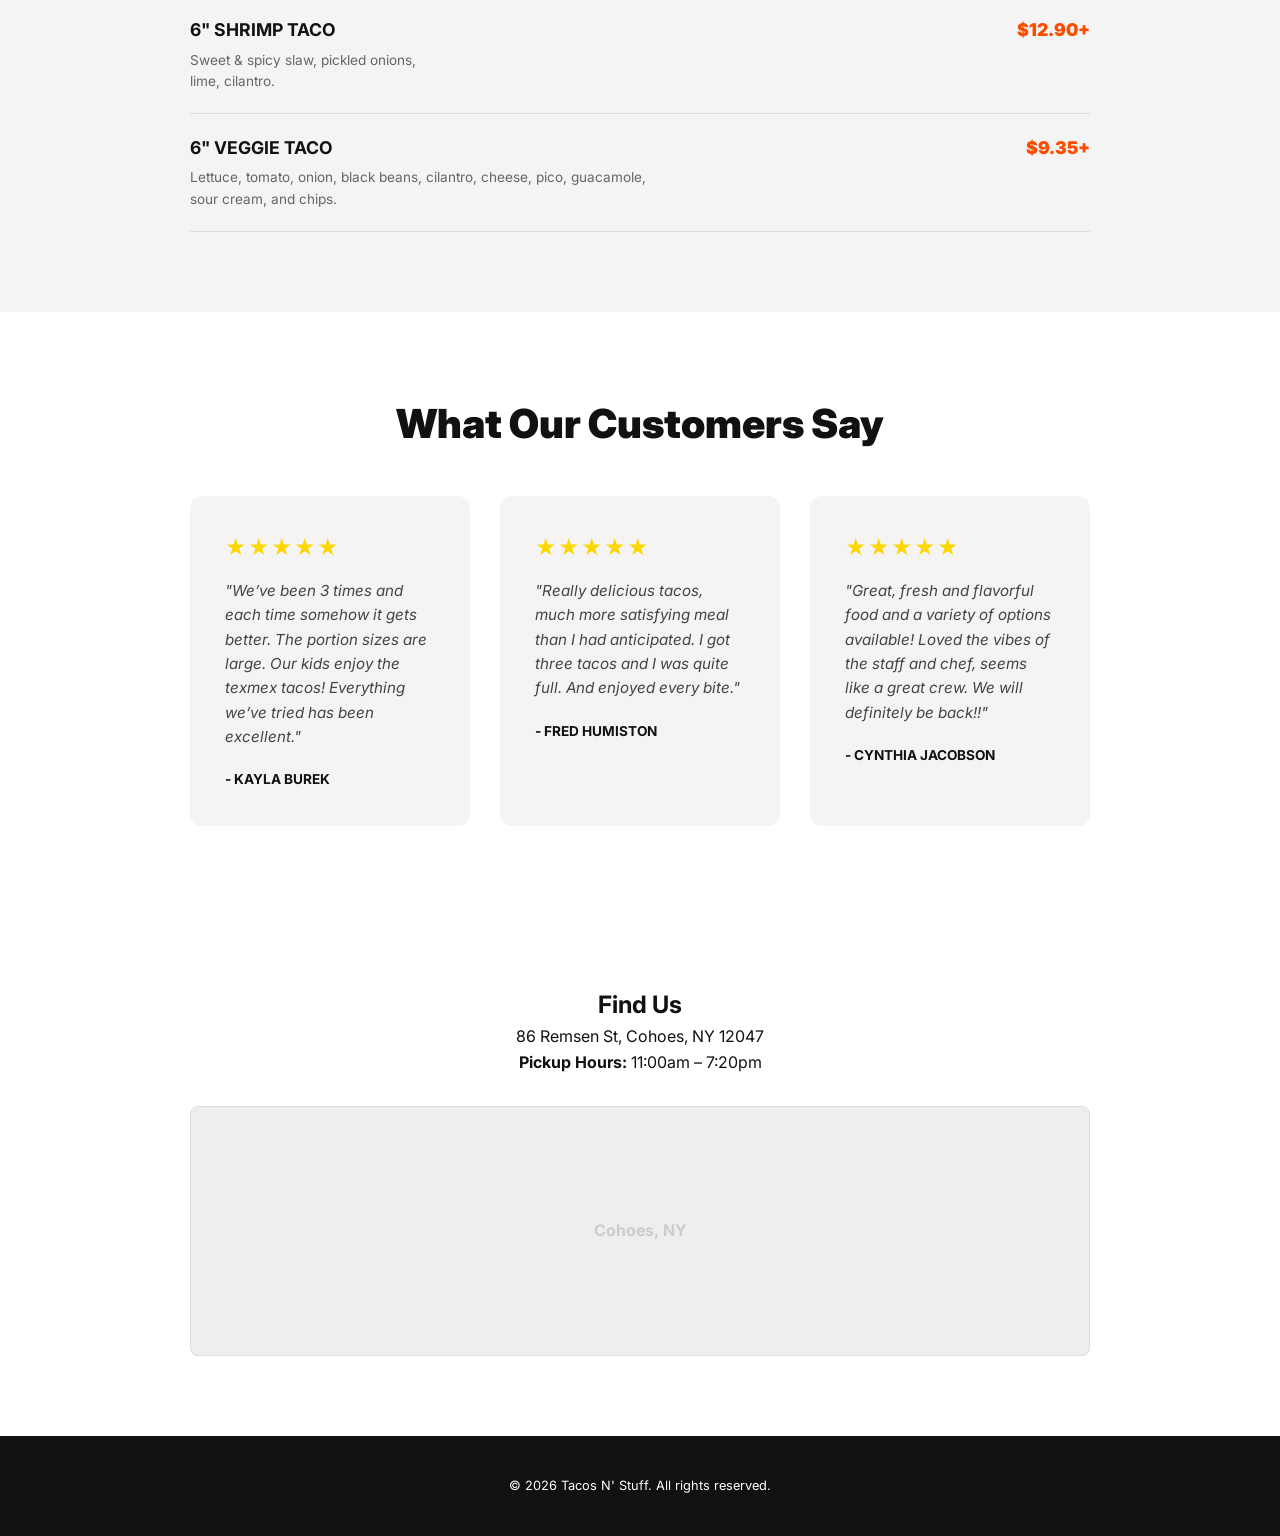
<file: tacos n stuff/index.html>
<!DOCTYPE html>
<html lang="en">
<head>
    <meta charset="UTF-8">
    <meta name="viewport" content="width=device-width, initial-scale=1.0">
    <title>Tacos N' Stuff | Cohoes, NY</title>
    <link rel="stylesheet" href="style.css">
    <link href="https://fonts.googleapis.com/css2?family=Inter:wght@400;700;900&display=swap" rel="stylesheet">
</head>
<body>

    <nav>
        <div class="logo">TACOS N' STUFF</div>
        <ul class="nav-links">
            <li><a href="#home">Home</a></li>
            <li><a href="#menu">Menu</a></li>
            <li><a href="#location">Location</a></li>
            <li><a href="#menu" class="order-btn">Order Now</a></li>
        </ul>
    </nav>

    <header id="home" class="hero">
        <div class="hero-content">
            <a href="https://www.google.com/search?q=Tacos+N%27+Stuff+Cohoes+Reviews" target="_blank" class="rating-link">
                <div class="rating-wrapper">
                    <span class="star-icon">★</span>
                    <span class="rating-text">4.9 Rating on Google</span>
                </div>
            </a>
            <h1>It's Always Taco Tuesday.</h1>
            <p>Authentic Latin American Flavors in Downtown Cohoes.</p>
            <div class="cta-group">
                <a href="#menu" class="btn primary">View Full Menu</a>
                <a href="tel:5182036219" class="btn secondary">Call (518) 203-6219</a>
            </div>
        </div>
    </header>

    <section id="menu" class="menu-section">
        <div class="container">
            <h2 class="section-title">Our Menu</h2>
            <div class="menu-tabs">
                <button class="tab-btn active" onclick="openMenu(event, 'tacos')">Tacos</button>
                <button class="tab-btn" onclick="openMenu(event, 'quesadillas')">Quesadillas</button>
                <button class="tab-btn" onclick="openMenu(event, 'nachos-salads')">Nachos & Salads</button>
                <button class="tab-btn" onclick="openMenu(event, 'family-extras')">Family Pack & Extras</button>
            </div>

            <div id="tacos" class="menu-category active">
                <div class="menu-item"><div class="item-text"><h3>4” Street Tacos</h3><p>Flour shell. Chicken, ground beef, pork carnitas, or chorizo. Onions, cilantro, lime, pico de gallo, guacamole.</p></div><span class="price">$4.10+</span></div>
                <div class="menu-item"><div class="item-text"><h3>6" Quesabirria Taco</h3><p>Onions, cilantro, side of consommé, and tortilla chips.</p></div><span class="price">$12.90+</span></div>
                <div class="menu-item"><div class="item-text"><h3>6" Korean Steak Taco</h3><p>Cucumber slaw, pickled onions, cilantro, garlic aioli.</p></div><span class="price">$12.90+</span></div>
                <div class="menu-item"><div class="item-text"><h3>6" Pork & Pineapple Carnitas Taco</h3><p>Roasted pineapple, onion, cilantro, red sauce, pico de gallo, guacamole, and chips.</p></div><span class="price">$11.70+</span></div>
                <div class="menu-item"><div class="item-text"><h3>6" Tex-Mex Tacos</h3><p>Chicken, ground beef, pork carnitas, or chorizo. Lettuce, tomato, cheese, pico, guacamole, sour cream, and chips.</p></div><span class="price">$11.70+</span></div>
                <div class="menu-item"><div class="item-text"><h3>6" Shrimp Taco</h3><p>Sweet & spicy slaw, pickled onions, lime, cilantro.</p></div><span class="price">$12.90+</span></div>
                <div class="menu-item"><div class="item-text"><h3>6" Veggie Taco</h3><p>Lettuce, tomato, onion, black beans, cilantro, cheese, pico, guacamole, sour cream, and chips.</p></div><span class="price">$9.35+</span></div>
            </div>

            <div id="quesadillas" class="menu-category">
                <div class="menu-item"><div class="item-text"><h3>12" Quesadilla</h3><p>Flour tortilla and cheese blend. Served with pico de gallo, sour cream, and tortilla.</p></div><span class="price">$9.35+</span></div>
            </div>

            <div id="nachos-salads" class="menu-category">
                <div class="menu-item"><div class="item-text"><h3>Taco Salad</h3><p>Lettuce, tomato, cheese, pickled onions, black beans, tortilla strips, pico de gallo, sour cream, and guacamole.</p></div><span class="price">$14.05+</span></div>
                <div class="menu-item"><div class="item-text"><h3>Nachos</h3><p>Chips, queso cheese, tomato, onion, black beans, cilantro, pico de gallo, sour cream.</p></div><span class="price">$11.70+</span></div>
            </div>

            <div id="family-extras" class="menu-category">
                <div class="sub-cat">Specials</div>
                <div class="menu-item"><div class="item-text"><h3>Family Pack</h3><p>2 street tacos, 4 six-inch tacos, 1 regular nachos, 2 quesadillas, and 4 choice of any drinks.</p></div><span class="price">$64.35</span></div>
                <div class="sub-cat">Drinks</div>
                <div class="menu-item"><h3>Mexican Soda</h3><span class="price">$2.95</span></div>
                <div class="menu-item"><h3>Can Soda</h3><span class="price">$2.35</span></div>
                <div class="menu-item"><h3>Water</h3><span class="price">$2.35</span></div>
                <div class="sub-cat">Add-ons</div>
                <div class="menu-item"><h3>Extra Meat</h3><span class="price">$3.50</span></div>
                <div class="menu-item"><h3>Extra Shrimp</h3><span class="price">$3.50</span></div>
            </div>
        </div>  
    </section>

    <section id="reviews" class="reviews-section">
        <div class="container">
            <h2 class="section-title">What Our Customers Say</h2>
            <div class="reviews-grid">
                <div class="review-card">
                    <div class="star-rating">★★★★★</div>
                    <p class="review-text">"We’ve been 3 times and each time somehow it gets better. The portion sizes are large. Our kids enjoy the texmex tacos! Everything we’ve tried has been excellent."</p>
                    <h4 class="reviewer">- Kayla Burek</h4>
                </div>
                <div class="review-card">
                    <div class="star-rating">★★★★★</div>
                    <p class="review-text">"Really delicious tacos, much more satisfying meal than I had anticipated. I got three tacos and I was quite full. And enjoyed every bite."</p>
                    <h4 class="reviewer">- Fred Humiston</h4>
                </div>
                <div class="review-card">
                    <div class="star-rating">★★★★★</div>
                    <p class="review-text">"Great, fresh and flavorful food and a variety of options available! Loved the vibes of the staff and chef, seems like a great crew. We will definitely be back!!"</p>
                    <h4 class="reviewer">- Cynthia Jacobson</h4>
                </div>
            </div>
        </div>
    </section>

    <section id="location" class="location-section">
        <div class="container">
            <h2>Find Us</h2>
            <p>86 Remsen St, Cohoes, NY 12047</p>
            <p><strong>Pickup Hours:</strong> 11:00am – 7:20pm</p>
            <div class="map-box">Cohoes, NY</div>
        </div>
    </section>

    <footer>
        <p>© 2026 Tacos N' Stuff. All rights reserved.</p>
    </footer>

    <script src="script.js"></script>
</body>
</html>
</file>
<file: styles.css>
:root {
  --theme-hue: 210;
  --bg: #0b0c0f;
  --panel: rgba(255, 255, 255, 0.06);
  --panel-2: rgba(255, 255, 255, 0.09);
  --text: rgba(255, 255, 255, 0.92);
  --muted: rgba(255, 255, 255, 0.66);
  --faint: rgba(255, 255, 255, 0.12);
  --ring: rgba(255, 255, 255, 0.22);
  --shadow: 0 16px 50px rgba(0, 0, 0, 0.55);
  --radius-xl: 22px;
  --radius-lg: 18px;
  --radius-md: 14px;
  --radius-sm: 12px;
  --max: 980px;
}

@media (prefers-color-scheme: light) {
  :root {
    --bg: #f6f7f9;
    --panel: rgba(0, 0, 0, 0.05);
    --panel-2: rgba(0, 0, 0, 0.08);
    --text: rgba(0, 0, 0, 0.88);
    --muted: rgba(0, 0, 0, 0.62);
    --faint: rgba(0, 0, 0, 0.12);
    --ring: rgba(0, 0, 0, 0.22);
    --shadow: 0 18px 45px rgba(0, 0, 0, 0.12);
  }

  .dot {
    background: hsl(var(--theme-hue) 55% 42%);
    box-shadow: 0 0 0 4px hsl(var(--theme-hue) 50% 40% / 0.2);
  }

  .btn-primary {
    background: hsl(var(--theme-hue) 48% 40%);
    color: #fff;
  }

  .btn-primary:hover {
    background: hsl(var(--theme-hue) 48% 34%);
  }

  .chip {
    border-color: color-mix(in oklab, hsl(var(--theme-hue) 42% 40%) 35%, var(--faint));
    background: hsl(var(--theme-hue) 40% 45% / 0.12);
  }

  .hero {
    border-color: color-mix(in oklab, hsl(var(--theme-hue) 35% 42%) 22%, var(--faint));
    background: linear-gradient(
      180deg,
      color-mix(in oklab, hsl(var(--theme-hue) 38% 48%) 10%, var(--panel)),
      transparent
    );
  }

  .pill {
    border-color: color-mix(in oklab, hsl(var(--theme-hue) 35% 42%) 22%, var(--faint));
    background: hsl(var(--theme-hue) 38% 50% / 0.14);
  }

  .proj:hover {
    background: hsl(var(--theme-hue) 35% 50% / 0.1);
    border-color: hsl(var(--theme-hue) 42% 42% / 0.35);
  }

  .bg {
    background:
      radial-gradient(900px 500px at 20% 5%, hsl(var(--theme-hue) 42% 52% / 0.18), transparent 60%),
      radial-gradient(700px 420px at 85% 18%, hsl(calc(var(--theme-hue) + 28) 38% 50% / 0.14), transparent 55%),
      radial-gradient(900px 600px at 50% 100%, hsl(var(--theme-hue) 35% 48% / 0.1), transparent 60%);
  }
}

* {
  box-sizing: border-box;
}

html,
body {
  height: 100%;
}

body {
  margin: 0;
  font-family: Inter, ui-sans-serif, system-ui, -apple-system, Segoe UI, Roboto, Arial,
    "Apple Color Emoji", "Segoe UI Emoji";
  background: var(--bg);
  color: var(--text);
  letter-spacing: -0.015em;
}

a {
  color: inherit;
  text-decoration: none;
}

.bg {
  position: fixed;
  inset: 0;
  pointer-events: none;
  background:
    radial-gradient(900px 500px at 20% 5%, hsl(var(--theme-hue) 50% 58% / 0.16), transparent 60%),
    radial-gradient(700px 420px at 85% 18%, hsl(calc(var(--theme-hue) + 32) 45% 55% / 0.12), transparent 55%),
    radial-gradient(900px 600px at 50% 100%, hsl(var(--theme-hue) 40% 45% / 0.1), transparent 60%);
  filter: saturate(0.95);
  opacity: 0.95;
}

.wrap {
  width: min(var(--max), calc(100% - 40px));
  margin: 28px auto 40px;
  position: relative;
}

.top {
  display: flex;
  align-items: center;
  justify-content: space-between;
  gap: 14px;
  padding: 12px 0 24px;
}

.top-actions {
  display: flex;
  align-items: center;
  gap: 10px;
}

.btn-icon {
  width: 42px;
  height: 42px;
  padding: 0;
  display: inline-flex;
  align-items: center;
  justify-content: center;
  border-radius: 999px;
}

.icon-gear {
  width: 20px;
  height: 20px;
  display: block;
}

.brand {
  display: flex;
  align-items: center;
  gap: 10px;
  user-select: none;
}

.dot {
  width: 10px;
  height: 10px;
  border-radius: 999px;
  background: hsl(var(--theme-hue) 72% 62%);
  box-shadow: 0 0 0 4px hsl(var(--theme-hue) 65% 50% / 0.22);
  opacity: 1;
}

.name {
  font-weight: 650;
  text-transform: lowercase;
  letter-spacing: -0.03em;
}

.btn {
  border: 1px solid var(--faint);
  background: transparent;
  color: var(--text);
  border-radius: 999px;
  padding: 10px 14px;
  font-weight: 600;
  letter-spacing: -0.02em;
  cursor: pointer;
  transition: transform 120ms ease, background 120ms ease, border-color 120ms ease;
}

.btn:focus-visible {
  outline: none;
  box-shadow: 0 0 0 3px var(--ring);
}

.btn:hover {
  transform: translateY(-1px);
  border-color: rgba(255, 255, 255, 0.22);
}

.btn:active {
  transform: translateY(0px);
}

.btn-primary {
  background: hsl(var(--theme-hue) 62% 52%);
  color: #fff;
  border-color: transparent;
}

.btn-primary:hover {
  background: hsl(var(--theme-hue) 62% 58%);
}

.btn-ghost {
  background: var(--panel);
}

.btn-ghost:hover {
  background: var(--panel-2);
}

.hero {
  border: 1px solid color-mix(in oklab, hsl(var(--theme-hue) 40% 50%) 28%, var(--faint));
  background: linear-gradient(
    180deg,
    color-mix(in oklab, hsl(var(--theme-hue) 45% 45%) 14%, var(--panel)),
    transparent
  );
  border-radius: var(--radius-xl);
  padding: 22px 22px 18px;
  box-shadow: var(--shadow);
  backdrop-filter: blur(10px);
}

.kicker {
  margin: 0 0 10px;
  color: var(--muted);
  text-transform: lowercase;
  font-weight: 600;
  font-size: 12px;
  letter-spacing: 0.02em;
}

.hero h1 {
  margin: 0;
  font-size: clamp(26px, 4.2vw, 44px);
  line-height: 1.05;
  letter-spacing: -0.05em;
  text-transform: lowercase;
}

.sub {
  margin: 12px 0 0;
  color: var(--muted);
  max-width: 62ch;
  line-height: 1.45;
  text-transform: lowercase;
}

.chips {
  display: flex;
  flex-wrap: wrap;
  gap: 8px;
  margin-top: 16px;
}

.chip {
  border: 1px solid color-mix(in oklab, hsl(var(--theme-hue) 45% 55%) 32%, var(--faint));
  background: hsl(var(--theme-hue) 35% 50% / 0.08);
  border-radius: 999px;
  padding: 7px 10px;
  font-size: 12px;
  font-weight: 600;
  color: var(--text);
  text-transform: lowercase;
}

.grid {
  display: grid;
  grid-template-columns: repeat(12, 1fr);
  gap: 14px;
  margin-top: 14px;
}

.grid .card {
  min-width: 0;
}

.grid .card:nth-child(1) {
  grid-column: span 5;
}

.grid .card:nth-child(2) {
  grid-column: span 4;
}

.grid .card:nth-child(3) {
  grid-column: span 3;
}

.card {
  border: 1px solid var(--faint);
  background: var(--panel);
  border-radius: var(--radius-lg);
  padding: 18px;
  box-shadow: 0 10px 24px rgba(0, 0, 0, 0.20);
  backdrop-filter: blur(10px);
}

.card h2 {
  margin: 0 0 10px;
  font-size: 14px;
  font-weight: 700;
  color: var(--text);
  text-transform: lowercase;
  letter-spacing: -0.03em;
}

.list {
  margin: 0;
  padding-left: 18px;
  color: var(--muted);
  line-height: 1.55;
  text-transform: lowercase;
}

.muted {
  color: var(--muted);
  text-transform: lowercase;
  line-height: 1.5;
}

/* resume (/resume/index.html) */
.resume-hero h1 {
  font-size: clamp(26px, 3.8vw, 40px);
}

.resume-stack {
  display: flex;
  flex-direction: column;
  gap: 16px;
  margin-top: 16px;
}

.resume-card h2 {
  margin-bottom: 12px;
}

.resume-block + .resume-block {
  margin-top: 18px;
  padding-top: 18px;
  border-top: 1px solid var(--faint);
}

.resume-role {
  font-weight: 700;
  font-size: 15px;
  letter-spacing: -0.03em;
  text-transform: lowercase;
  line-height: 1.25;
}

.resume-hours {
  font-weight: 600;
  color: var(--muted);
}

.resume-org {
  margin-top: 3px;
  margin-bottom: 2px;
  font-size: 13px;
  font-weight: 600;
  color: var(--muted);
  text-transform: lowercase;
  line-height: 1.35;
}

.resume-bullets {
  margin-top: 8px;
}

.resume-bullets li {
  margin: 0.32em 0;
}

.resume-bullets li:first-child {
  margin-top: 0;
}

.resume-bullets li:last-child {
  margin-bottom: 0;
}

.resume-bullets li strong.resume-metric {
  font-weight: 700;
  color: var(--text);
}

.resume-intro {
  margin: 0 0 10px;
  font-size: 13px;
  text-transform: lowercase;
}

.resume-chips {
  margin-top: 2px;
}

a.name {
  color: inherit;
  text-decoration: none;
}

a.name:hover {
  text-decoration: underline;
  text-underline-offset: 3px;
}

.footer--simple {
  justify-content: center;
  gap: 10px;
}

.footer {
  display: flex;
  align-items: center;
  justify-content: space-between;
  gap: 12px;
  padding: 18px 0 0;
  margin-top: 6px;
  font-size: 12px;
}

.footer-left {
  display: inline-flex;
  align-items: center;
  gap: 10px;
}

.footer-right {
  display: inline-flex;
  align-items: center;
  gap: 8px;
}

.icon-btn {
  width: 38px;
  height: 38px;
  display: inline-flex;
  align-items: center;
  justify-content: center;
  border-radius: 999px;
  border: 1px solid var(--faint);
  background: var(--panel);
  color: var(--text);
  cursor: pointer;
  transition: transform 120ms ease, background 120ms ease, border-color 120ms ease;
}

.icon-btn:hover {
  transform: translateY(-1px);
  background: var(--panel-2);
  border-color: rgba(255, 255, 255, 0.22);
}

.icon-btn:active {
  transform: translateY(0px);
}

.icon-btn:focus-visible {
  outline: none;
  box-shadow: 0 0 0 3px var(--ring);
}

.icon-btn svg {
  width: 18px;
  height: 18px;
  display: block;
}

.icon-btn .icon-img {
  width: 18px;
  height: 18px;
  display: block;
  object-fit: contain;
}

.toast {
  position: fixed;
  right: 18px;
  bottom: 18px;
  z-index: 80;
  padding: 10px 12px;
  border-radius: 12px;
  border: 1px solid var(--faint);
  background: color-mix(in oklab, var(--bg) 78%, white 22%);
  color: var(--text);
  box-shadow: var(--shadow);
  opacity: 0;
  transform: translateY(10px);
  pointer-events: none;
  transition: opacity 160ms ease, transform 160ms ease;
  font-size: 12px;
  font-weight: 650;
  text-transform: lowercase;
}

.toast.is-visible {
  opacity: 1;
  transform: translateY(0px);
}

.sep {
  opacity: 0.45;
}

.modal[aria-hidden="true"] {
  display: none;
}

.modal {
  position: fixed;
  inset: 0;
  z-index: 50;
}

.modal-backdrop {
  position: absolute;
  inset: 0;
  background: rgba(0, 0, 0, 0.55);
  backdrop-filter: blur(6px);
}

.modal-panel {
  position: relative;
  width: min(720px, calc(100% - 24px));
  margin: 90px auto 0;
  border: 1px solid var(--faint);
  background: color-mix(in oklab, var(--bg) 74%, white 26%);
  border-radius: var(--radius-xl);
  box-shadow: var(--shadow);
  overflow: hidden;
}

@media (prefers-color-scheme: light) {
  .modal-panel {
    background: color-mix(in oklab, var(--bg) 86%, black 14%);
  }
}

.modal-top {
  display: flex;
  align-items: center;
  justify-content: space-between;
  gap: 14px;
  padding: 16px 16px 14px;
  border-bottom: 1px solid var(--faint);
}

.modal-title {
  display: flex;
  align-items: baseline;
  gap: 10px;
}

.pill {
  display: inline-flex;
  align-items: center;
  border: 1px solid color-mix(in oklab, hsl(var(--theme-hue) 40% 50%) 25%, var(--faint));
  border-radius: 999px;
  padding: 6px 10px;
  font-size: 12px;
  font-weight: 700;
  text-transform: lowercase;
  background: hsl(var(--theme-hue) 35% 48% / 0.1);
}

.projects {
  display: grid;
  grid-template-columns: repeat(2, minmax(0, 1fr));
  gap: 12px;
  padding: 16px;
}

.proj {
  display: flex;
  flex-direction: column;
  gap: 6px;
  padding: 14px;
  border-radius: var(--radius-lg);
  border: 1px solid var(--faint);
  background: rgba(255, 255, 255, 0.05);
  cursor: pointer;
  text-align: left;
  transition: transform 120ms ease, background 120ms ease, border-color 120ms ease;
}

.proj:hover {
  transform: translateY(-1px);
  background: hsl(var(--theme-hue) 30% 50% / 0.12);
  border-color: hsl(var(--theme-hue) 45% 58% / 0.35);
}

.proj:active {
  transform: translateY(0px);
}

.proj:focus-visible {
  outline: none;
  box-shadow: 0 0 0 3px var(--ring);
}

.proj-name {
  font-weight: 750;
  letter-spacing: -0.03em;
  text-transform: lowercase;
}

.proj-meta {
  font-size: 12px;
  color: var(--muted);
  text-transform: lowercase;
}

.proj-placeholder {
  opacity: 0.9;
}

.modal-hint {
  padding: 0 16px 16px;
}

.settings-body {
  padding: 16px;
  display: flex;
  flex-direction: column;
  gap: 12px;
}

.theme-label {
  display: flex;
  flex-direction: column;
  gap: 4px;
  cursor: pointer;
}

.theme-label-text {
  font-weight: 700;
  font-size: 13px;
  text-transform: lowercase;
  letter-spacing: -0.02em;
}

.theme-label-hint {
  font-size: 12px;
}

.theme-slider-row {
  display: flex;
  align-items: center;
  gap: 14px;
}

.theme-range {
  flex: 1;
  min-width: 0;
  height: 6px;
  border-radius: 999px;
  appearance: none;
  background: linear-gradient(
    to right,
    #e11,
    #ea0,
    #6c4,
    #2bb,
    #35f,
    #b3d,
    #e11
  );
  outline: none;
}

.theme-range:focus-visible {
  box-shadow: 0 0 0 3px var(--ring);
}

.theme-range::-webkit-slider-thumb {
  appearance: none;
  width: 18px;
  height: 18px;
  border-radius: 999px;
  background: hsl(var(--theme-hue) 65% 55%);
  border: 2px solid color-mix(in oklab, var(--bg) 40%, white);
  box-shadow: 0 2px 8px rgba(0, 0, 0, 0.25);
  cursor: pointer;
}

.theme-range::-moz-range-thumb {
  width: 18px;
  height: 18px;
  border-radius: 999px;
  background: hsl(var(--theme-hue) 65% 55%);
  border: 2px solid color-mix(in oklab, var(--bg) 40%, white);
  box-shadow: 0 2px 8px rgba(0, 0, 0, 0.25);
  cursor: pointer;
}

.theme-swatch {
  width: 40px;
  height: 40px;
  flex-shrink: 0;
  border-radius: 12px;
  border: 1px solid var(--faint);
  background: hsl(var(--theme-hue) 62% 52%);
  box-shadow: inset 0 0 0 1px rgba(255, 255, 255, 0.08);
}

@media (prefers-color-scheme: light) {
  .theme-swatch {
    background: hsl(var(--theme-hue) 48% 40%);
    box-shadow: inset 0 0 0 1px rgba(0, 0, 0, 0.06);
  }

  .theme-range::-webkit-slider-thumb {
    background: hsl(var(--theme-hue) 48% 40%);
    border-color: #fff;
  }

  .theme-range::-moz-range-thumb {
    background: hsl(var(--theme-hue) 48% 40%);
    border-color: #fff;
  }
}

@media (max-width: 820px) {
  .grid {
    grid-template-columns: 1fr;
  }

  .grid .card:nth-child(1),
  .grid .card:nth-child(2),
  .grid .card:nth-child(3) {
    grid-column: span 1;
  }

  .modal-panel {
    margin-top: 72px;
  }

  .projects {
    grid-template-columns: 1fr;
  }

  .resume-hero h1 {
    font-size: clamp(22px, 3.4vw, 34px);
  }
  /* yes */
}
</file>
<file: files/style.css>
/* ===== RESET & BASE ===== */
*, *::before, *::after { box-sizing: border-box; margin: 0; padding: 0; }

:root {
  --orange: #ff4d00;
  --orange-dark: #cc3d00;
  --orange-glow: rgba(255, 77, 0, 0.15);
  --bg: #0d0d0d;
  --bg-surface: #161616;
  --bg-card: #1c1c1c;
  --bg-card-hover: #242424;
  --border: rgba(255, 255, 255, 0.08);
  --border-hover: rgba(255, 77, 0, 0.4);
  --text-primary: #f5f5f5;
  --text-secondary: #999;
  --text-muted: #555;
  --gold: #f5c518;
  --nav-h: 68px;
  --radius: 12px;
  --radius-lg: 18px;
  --transition: 0.22s ease;
}

html { scroll-behavior: smooth; }

body {
  font-family: 'Inter', sans-serif;
  background: var(--bg);
  color: var(--text-primary);
  font-size: 16px;
  line-height: 1.6;
  -webkit-font-smoothing: antialiased;
}

a { color: inherit; text-decoration: none; }
img { display: block; max-width: 100%; }

.container {
  max-width: 1180px;
  margin: 0 auto;
  padding: 0 24px;
}

/* ===== ACCENT ===== */
.accent { color: var(--orange); }

/* ===== BUTTONS ===== */
.btn {
  display: inline-flex;
  align-items: center;
  gap: 6px;
  padding: 13px 28px;
  border-radius: 8px;
  font-size: 15px;
  font-weight: 600;
  cursor: pointer;
  transition: background var(--transition), transform var(--transition), box-shadow var(--transition);
  border: none;
  text-decoration: none;
  white-space: nowrap;
}
.btn-primary {
  background: var(--orange);
  color: #fff;
}
.btn-primary:hover {
  background: var(--orange-dark);
  transform: translateY(-2px);
  box-shadow: 0 8px 24px rgba(255,77,0,0.35);
}
.btn-outline {
  background: transparent;
  color: var(--text-primary);
  border: 1.5px solid var(--border);
}
.btn-outline:hover {
  border-color: var(--orange);
  color: var(--orange);
  transform: translateY(-2px);
}
.btn-lg { padding: 16px 36px; font-size: 16px; }

/* ===== NAVIGATION ===== */
.nav-header {
  position: sticky;
  top: 0;
  z-index: 100;
  background: rgba(13,13,13,0.92);
  backdrop-filter: blur(16px);
  -webkit-backdrop-filter: blur(16px);
  border-bottom: 1px solid var(--border);
  height: var(--nav-h);
}
.nav-inner {
  display: flex;
  align-items: center;
  justify-content: space-between;
  height: 100%;
}
.logo {
  font-size: 20px;
  font-weight: 800;
  letter-spacing: -0.5px;
  color: var(--text-primary);
}
.logo span { color: var(--orange); }
.nav-links {
  display: flex;
  align-items: center;
  gap: 8px;
}
.nav-links a {
  padding: 8px 14px;
  border-radius: 6px;
  font-size: 14px;
  font-weight: 500;
  color: var(--text-secondary);
  transition: color var(--transition), background var(--transition);
}
.nav-links a:hover { color: var(--text-primary); background: rgba(255,255,255,0.05); }
.btn-order {
  background: var(--orange) !important;
  color: #fff !important;
  font-weight: 600 !important;
  padding: 9px 20px !important;
  border-radius: 7px !important;
  margin-left: 4px;
}
.btn-order:hover {
  background: var(--orange-dark) !important;
  transform: translateY(-1px);
  box-shadow: 0 4px 16px rgba(255,77,0,0.3);
}

/* Hamburger */
.hamburger {
  display: none;
  flex-direction: column;
  gap: 5px;
  cursor: pointer;
  background: none;
  border: none;
  padding: 6px;
}
.hamburger span {
  display: block;
  width: 24px;
  height: 2px;
  background: var(--text-primary);
  border-radius: 2px;
  transition: transform var(--transition), opacity var(--transition);
}
.hamburger.open span:nth-child(1) { transform: translateY(7px) rotate(45deg); }
.hamburger.open span:nth-child(2) { opacity: 0; }
.hamburger.open span:nth-child(3) { transform: translateY(-7px) rotate(-45deg); }

/* ===== HERO ===== */
.hero {
  position: relative;
  min-height: calc(100vh - var(--nav-h));
  display: flex;
  align-items: center;
  background:
    url('https://images.unsplash.com/photo-1565299585323-38d6b0865b47?w=1600&q=80')
    center/cover no-repeat;
}
.hero-overlay {
  position: absolute;
  inset: 0;
  background: linear-gradient(
    135deg,
    rgba(13,13,13,0.92) 0%,
    rgba(13,13,13,0.75) 60%,
    rgba(255,77,0,0.08) 100%
  );
}
.hero-content {
  position: relative;
  z-index: 1;
  max-width: 700px;
  padding-top: 60px;
  padding-bottom: 60px;
}
.rating-badge {
  display: inline-flex;
  align-items: center;
  gap: 8px;
  background: rgba(245,197,24,0.12);
  border: 1px solid rgba(245,197,24,0.3);
  border-radius: 100px;
  padding: 6px 16px;
  font-size: 13px;
  font-weight: 500;
  color: var(--gold);
  margin-bottom: 28px;
  transition: background var(--transition);
}
.rating-badge:hover { background: rgba(245,197,24,0.2); }
.stars-gold { color: var(--gold); letter-spacing: 1px; }
.stars-gold.large { font-size: 20px; }
.hero-content h1 {
  font-size: clamp(40px, 6vw, 72px);
  font-weight: 900;
  line-height: 1.05;
  letter-spacing: -2px;
  margin-bottom: 20px;
  color: var(--text-primary);
}
.hero-sub {
  font-size: 17px;
  color: var(--text-secondary);
  max-width: 520px;
  margin-bottom: 36px;
  line-height: 1.7;
}
.hero-ctas { display: flex; gap: 14px; flex-wrap: wrap; }

/* ===== SECTIONS ===== */
.section { padding: 96px 0; }
.section-dark { background: var(--bg-surface); }
.section-label {
  display: inline-block;
  font-size: 12px;
  font-weight: 700;
  text-transform: uppercase;
  letter-spacing: 2px;
  color: var(--orange);
  margin-bottom: 12px;
}
.section-title {
  font-size: clamp(28px, 4vw, 44px);
  font-weight: 800;
  letter-spacing: -1px;
  margin-bottom: 48px;
  color: var(--text-primary);
}

/* ===== TABS ===== */
.tab-bar {
  display: flex;
  gap: 6px;
  margin-bottom: 40px;
  flex-wrap: wrap;
  border-bottom: 1px solid var(--border);
  padding-bottom: 0;
}
.tab-btn {
  background: none;
  border: none;
  padding: 12px 20px;
  font-size: 14px;
  font-weight: 600;
  font-family: 'Inter', sans-serif;
  color: var(--text-muted);
  cursor: pointer;
  border-bottom: 2px solid transparent;
  margin-bottom: -1px;
  border-radius: 6px 6px 0 0;
  transition: color var(--transition), border-color var(--transition);
}
.tab-btn:hover { color: var(--text-secondary); }
.tab-btn.active { color: var(--orange); border-bottom-color: var(--orange); }

.tab-panel { display: none; }
.tab-panel.active { display: block; }

/* ===== MENU GRID ===== */
.menu-grid {
  display: grid;
  grid-template-columns: repeat(auto-fill, minmax(300px, 1fr));
  gap: 16px;
}
.menu-card {
  display: flex;
  align-items: center;
  gap: 16px;
  background: var(--bg-card);
  border: 1px solid var(--border);
  border-radius: var(--radius);
  padding: 20px;
  transition: border-color var(--transition), background var(--transition), transform var(--transition);
}
.menu-card:hover {
  border-color: var(--border-hover);
  background: var(--bg-card-hover);
  transform: translateY(-3px);
}
.menu-card.featured {
  border-color: rgba(255, 77, 0, 0.3);
  background: rgba(255, 77, 0, 0.05);
}

/* SVG icon container */
.menu-card-icon {
  flex-shrink: 0;
  width: 52px;
  height: 52px;
  display: flex;
  align-items: center;
  justify-content: center;
  background: var(--orange-glow);
  border-radius: 10px;
  color: var(--orange);
}
.menu-card-icon svg {
  width: 26px;
  height: 26px;
  display: block;
}

.menu-card-info { flex: 1; min-width: 0; }
.menu-card-info h3 {
  font-size: 15px;
  font-weight: 700;
  color: var(--text-primary);
  margin-bottom: 4px;
}
.menu-card-info p {
  font-size: 13px;
  color: var(--text-secondary);
  line-height: 1.5;
}
.menu-price {
  font-size: 16px;
  font-weight: 800;
  color: var(--orange);
  flex-shrink: 0;
  white-space: nowrap;
}

/* ===== ORDER BANNER ===== */
.order-banner {
  background: var(--orange);
  padding: 60px 0;
}
.order-banner-inner {
  display: flex;
  align-items: center;
  justify-content: space-between;
  gap: 24px;
  flex-wrap: wrap;
}
.order-banner h2 {
  font-size: 32px;
  font-weight: 800;
  color: #fff;
  margin-bottom: 6px;
}
.order-banner p { color: rgba(255,255,255,0.8); font-size: 16px; }
.order-banner .btn-primary {
  background: #fff;
  color: var(--orange);
}
.order-banner .btn-primary:hover {
  background: #f0f0f0;
  box-shadow: 0 8px 24px rgba(0,0,0,0.2);
}

/* ===== REVIEWS ===== */
.reviews-grid {
  display: grid;
  grid-template-columns: repeat(auto-fit, minmax(280px, 1fr));
  gap: 20px;
}
.review-card {
  background: var(--bg-card);
  border: 1px solid var(--border);
  border-radius: var(--radius-lg);
  padding: 28px;
  transition: border-color var(--transition), transform var(--transition);
  display: flex;
  flex-direction: column;
  gap: 16px;
}
.review-card:hover {
  border-color: rgba(255,77,0,0.25);
  transform: translateY(-4px);
}
.review-stars { color: var(--gold); font-size: 18px; letter-spacing: 2px; }
.review-text {
  font-size: 14px;
  color: var(--text-secondary);
  line-height: 1.75;
  flex: 1;
}
.review-author {
  display: flex;
  align-items: center;
  gap: 12px;
  border-top: 1px solid var(--border);
  padding-top: 16px;
}
.review-avatar {
  width: 40px;
  height: 40px;
  border-radius: 50%;
  background: var(--orange-glow);
  border: 1px solid rgba(255,77,0,0.25);
  color: var(--orange);
  font-size: 12px;
  font-weight: 800;
  display: flex;
  align-items: center;
  justify-content: center;
  flex-shrink: 0;
}
.review-name { font-size: 14px; font-weight: 700; color: var(--text-primary); }
.review-meta { font-size: 12px; color: var(--text-muted); }

/* ===== LOCATION ===== */
.location-grid {
  display: grid;
  grid-template-columns: 1fr 1fr;
  gap: 48px;
  align-items: start;
}
.location-info {
  display: flex;
  flex-direction: column;
  gap: 36px;
}
.info-block h3 {
  font-size: 12px;
  font-weight: 700;
  text-transform: uppercase;
  letter-spacing: 2px;
  color: var(--orange);
  margin-bottom: 12px;
}
.info-block p {
  font-size: 18px;
  color: var(--text-primary);
  line-height: 1.6;
}
.map-link, .review-link {
  display: inline-block;
  margin-top: 10px;
  font-size: 14px;
  font-weight: 600;
  color: var(--orange);
  transition: opacity var(--transition);
}
.map-link:hover, .review-link:hover { opacity: 0.75; }

/* ===== HOURS TABLE ===== */
.hours-table {
  display: flex;
  flex-direction: column;
  gap: 8px;
}
.hours-row {
  display: flex;
  align-items: flex-start;
  justify-content: space-between;
  background: var(--bg-card);
  border: 1px solid var(--border);
  border-radius: 8px;
  padding: 12px 18px;
  font-size: 14px;
  gap: 12px;
}
.hours-row > span:first-child {
  color: var(--text-secondary);
  font-weight: 500;
  white-space: nowrap;
  min-width: 120px;
}
.hours-col {
  display: flex;
  flex-direction: column;
  align-items: flex-end;
  gap: 3px;
}
.hours-col .accent {
  font-size: 13px;
  font-weight: 600;
  font-variant-numeric: tabular-nums;
}
.closed {
  color: var(--text-muted);
  font-style: italic;
  font-size: 14px;
}

/* ===== LOCATION RATING ===== */
.location-rating {
  display: flex;
  align-items: center;
  gap: 12px;
  flex-wrap: wrap;
}
.rating-num {
  font-size: 36px;
  font-weight: 900;
  color: var(--text-primary);
  letter-spacing: -1px;
}
.map-placeholder {
  background: var(--bg-card);
  border: 1px solid var(--border);
  border-radius: var(--radius-lg);
  min-height: 320px;
  display: flex;
  align-items: center;
  justify-content: center;
  overflow: hidden;
  transition: border-color var(--transition);
}
.map-placeholder:hover { border-color: var(--border-hover); }
.map-embed-link {
  display: flex;
  flex-direction: column;
  align-items: center;
  gap: 10px;
  padding: 40px;
  text-align: center;
  color: var(--text-secondary);
  transition: color var(--transition);
  width: 100%;
  height: 100%;
  justify-content: center;
}
.map-embed-link:hover { color: var(--text-primary); }
.map-pin-icon { font-size: 48px; }
.map-embed-link p { font-size: 15px; font-weight: 600; }
.map-embed-link span { font-size: 13px; color: var(--orange); font-weight: 600; }

/* ===== FOOTER ===== */
.footer {
  background: var(--bg-surface);
  border-top: 1px solid var(--border);
  padding: 32px 0;
}
.footer-inner {
  display: flex;
  align-items: center;
  justify-content: space-between;
  gap: 16px;
  flex-wrap: wrap;
}
.footer p { font-size: 13px; color: var(--text-muted); }
.footer-links { display: flex; gap: 20px; }
.footer-links a {
  font-size: 13px;
  color: var(--text-muted);
  transition: color var(--transition);
}
.footer-links a:hover { color: var(--orange); }

/* ===== RESPONSIVE — 768px ===== */
@media (max-width: 768px) {
  .hamburger { display: flex; }
  .nav-links {
    display: none;
    position: absolute;
    top: var(--nav-h);
    left: 0;
    right: 0;
    background: var(--bg);
    border-bottom: 1px solid var(--border);
    flex-direction: column;
    padding: 16px 24px 24px;
    gap: 4px;
    z-index: 99;
  }
  .nav-links.open { display: flex; }
  .nav-links a { width: 100%; text-align: left; padding: 12px 16px; font-size: 16px; }
  .btn-order { margin-left: 0 !important; margin-top: 8px; text-align: center; justify-content: center; }

  .section { padding: 64px 0; }
  .hero-content h1 { letter-spacing: -1px; }
  .hero-ctas { flex-direction: column; }
  .hero-ctas .btn { width: 100%; justify-content: center; }

  .tab-bar { gap: 4px; }
  .tab-btn { padding: 10px 14px; font-size: 13px; }

  .menu-grid { grid-template-columns: 1fr; }

  .order-banner-inner { flex-direction: column; text-align: center; }
  .order-banner-inner .btn { width: 100%; justify-content: center; }

  .reviews-grid { grid-template-columns: 1fr; }

  .location-grid { grid-template-columns: 1fr; gap: 32px; }
  .map-placeholder { min-height: 220px; }

  .footer-inner { flex-direction: column; text-align: center; }
  .footer-links { justify-content: center; }
}

/* ===== RESPONSIVE — 480px ===== */
@media (max-width: 480px) {
  .hero { min-height: 85vh; }
  .section-title { letter-spacing: -0.5px; }
  .menu-card { flex-wrap: wrap; }

  /* Hours stacking on very small screens */
  .hours-row {
    flex-direction: column;
    gap: 6px;
  }
  .hours-row > span:first-child {
    min-width: unset;
    color: var(--text-primary);
    font-weight: 700;
  }
  .hours-col {
    align-items: flex-start;
  }
  .hours-col .accent {
    font-size: 14px;
  }
}
</file>
<file: flavorfulvibez/style.css>
/* ===== Design tokens — Innovo-inspired editorial + warm surfaces ===== */
:root {
  --bg-deep: #0c0d10;
  --bg-raised: #14151c;
  --bg-card: #161922;
  --bg-card-hover: #1e222e;
  --border: rgba(255, 255, 255, 0.09);
  --text: #f8f8f7;
  --text-muted: #a8a29e;
  --accent: #ea580c;
  --accent-soft: rgba(234, 88, 12, 0.14);
  --accent-glow: rgba(234, 88, 12, 0.32);
  --surface-page: #f5f3f0;
  --surface-light: #faf9f7;
  --surface-warm: #ebe8e2;
  --ink: #1c1917;
  --ink-muted: #57534e;
  --font: "DM Sans", system-ui, -apple-system, "Segoe UI", Roboto, sans-serif;
  --font-display: "Cormorant Garamond", Georgia, "Times New Roman", serif;
  --radius: 12px;
  --radius-lg: 20px;
  --nav-h: 4.25rem;
  --shadow-nav: 0 8px 32px rgba(0, 0, 0, 0.12);
  --shadow-soft: 0 4px 24px rgba(28, 25, 23, 0.06);
  --transition: 0.22s ease;
}

*,
*::before,
*::after {
  box-sizing: border-box;
}

html {
  scroll-behavior: smooth;
}

@media (prefers-reduced-motion: reduce) {
  html {
    scroll-behavior: auto;
  }
  .fade-in,
  .menu-card,
  .btn,
  .navbar__toggle-bar {
    transition: none !important;
    animation: none !important;
    transform: none !important;
    opacity: 1 !important;
  }
}

body {
  margin: 0;
  font-family: var(--font);
  font-size: 1.0625rem;
  line-height: 1.65;
  color: var(--ink);
  background: var(--surface-page);
  -webkit-font-smoothing: antialiased;
}

h1,
h2,
h3,
.footer-logo {
  font-family: var(--font-display);
  font-weight: 600;
  letter-spacing: -0.02em;
}

img {
  max-width: 100%;
  height: auto;
  display: block;
}

a {
  color: #c2410c;
  text-decoration: none;
}

a:hover {
  color: var(--accent);
  text-decoration: underline;
}

.skip-link {
  position: absolute;
  left: -9999px;
  top: 0;
  z-index: 1000;
  padding: 0.75rem 1rem;
  background: var(--accent);
  color: #0a0b0e;
  font-weight: 600;
}

.skip-link:focus {
  left: 0.5rem;
  top: 0.5rem;
}

.container {
  width: min(1200px, 100% - 2rem);
  margin-inline: auto;
}

/* ===== Navbar ===== */
.site-header {
  position: relative;
}

.navbar {
  position: fixed;
  top: 0;
  left: 0;
  right: 0;
  z-index: 900;
  height: var(--nav-h);
  display: flex;
  align-items: center;
  background: rgba(12, 13, 16, 0.45);
  backdrop-filter: blur(16px);
  border-bottom: 1px solid transparent;
  transition: box-shadow var(--transition), border-color var(--transition), background var(--transition), color var(--transition);
}

/* Light sections (about, reviews, visit) */
.navbar[data-nav-theme="light"] {
  box-shadow: var(--shadow-nav);
  border-bottom-color: rgba(28, 25, 23, 0.08);
  background: rgba(255, 253, 250, 0.97);
}

.navbar[data-nav-theme="light"] .navbar__brand {
  color: var(--ink);
}

.navbar[data-nav-theme="light"] .navbar__brand:hover {
  color: var(--accent);
}

.navbar[data-nav-theme="light"] .navbar__links a {
  color: var(--ink-muted);
}

.navbar[data-nav-theme="light"] .navbar__links a:hover {
  color: var(--ink);
}

.navbar[data-nav-theme="light"] .navbar__toggle {
  border-color: rgba(28, 25, 23, 0.12);
  background: #fff;
}

.navbar[data-nav-theme="light"] .navbar__toggle-bar {
  background: var(--ink);
}

/* Dark sections (menu, footer) */
.navbar[data-nav-theme="dark"] {
  box-shadow: 0 12px 40px rgba(0, 0, 0, 0.4);
  border-bottom-color: rgba(255, 255, 255, 0.06);
  background: rgba(12, 13, 16, 0.94);
}

.navbar[data-nav-theme="dark"] .navbar__brand {
  color: var(--text);
}

.navbar[data-nav-theme="dark"] .navbar__brand:hover {
  color: var(--accent);
}

.navbar[data-nav-theme="dark"] .navbar__links a {
  color: var(--text-muted);
}

.navbar[data-nav-theme="dark"] .navbar__links a:hover {
  color: var(--text);
}

.navbar[data-nav-theme="dark"] .navbar__toggle {
  border-color: var(--border);
  background: var(--bg-card);
}

.navbar[data-nav-theme="dark"] .navbar__toggle-bar {
  background: var(--text);
}

.navbar__inner {
  width: min(1200px, 100% - 2rem);
  margin-inline: auto;
  display: flex;
  align-items: center;
  justify-content: space-between;
  gap: 1rem;
}

.navbar__brand {
  font-family: var(--font-display);
  font-weight: 600;
  font-size: 1.2rem;
  letter-spacing: -0.02em;
  color: var(--text);
  text-decoration: none;
}

.navbar__brand:hover {
  color: var(--accent);
  text-decoration: none;
}

.navbar__toggle {
  display: none;
  flex-direction: column;
  justify-content: center;
  gap: 5px;
  width: 2.5rem;
  height: 2.5rem;
  padding: 0;
  border: 1px solid var(--border);
  border-radius: 10px;
  background: var(--bg-card);
  cursor: pointer;
}

.navbar__toggle-bar {
  display: block;
  width: 1.25rem;
  height: 2px;
  margin-inline: auto;
  background: var(--text);
  border-radius: 1px;
  transition: transform var(--transition), opacity var(--transition);
}

.navbar__toggle[aria-expanded="true"] .navbar__toggle-bar:nth-child(1) {
  transform: translateY(7px) rotate(45deg);
}

.navbar__toggle[aria-expanded="true"] .navbar__toggle-bar:nth-child(2) {
  opacity: 0;
}

.navbar__toggle[aria-expanded="true"] .navbar__toggle-bar:nth-child(3) {
  transform: translateY(-7px) rotate(-45deg);
}

.navbar__links {
  list-style: none;
  margin: 0;
  padding: 0;
  display: flex;
  flex-wrap: wrap;
  align-items: center;
  gap: 0.25rem 1.25rem;
}

.navbar__links a {
  color: var(--text-muted);
  font-weight: 500;
  font-size: 0.9375rem;
  text-decoration: none;
}

.navbar__links a:hover {
  color: var(--text);
  text-decoration: none;
}

.navbar__cta-wrap {
  margin-left: 0.5rem;
}

@media (max-width: 860px) {
  .navbar__toggle {
    display: flex;
  }

  .navbar[data-nav-theme="light"] .navbar__links {
    background: rgba(255, 253, 250, 0.98);
    border-bottom-color: rgba(28, 25, 23, 0.08);
  }

  .navbar[data-nav-theme="light"] .navbar__links li {
    border-bottom-color: rgba(28, 25, 23, 0.08);
  }

  .navbar[data-nav-theme="light"] .navbar__links a {
    color: var(--ink);
  }

  .navbar__links {
    position: absolute;
    top: var(--nav-h);
    left: 0;
    right: 0;
    flex-direction: column;
    align-items: stretch;
    gap: 0;
    padding: 0.75rem 1rem 1rem;
    background: rgba(10, 11, 14, 0.98);
    border-bottom: 1px solid var(--border);
    box-shadow: var(--shadow-nav);
    max-height: 0;
    overflow: hidden;
    opacity: 0;
    pointer-events: none;
    transition: max-height 0.35s ease, opacity 0.25s ease;
  }

  .navbar__links.is-open {
    max-height: 100vh;
    opacity: 1;
    pointer-events: auto;
  }

  .navbar__links li {
    border-bottom: 1px solid var(--border);
  }

  .navbar__links a {
    display: block;
    padding: 0.85rem 0.5rem;
  }

  .navbar__cta-wrap {
    margin-left: 0;
    border-bottom: none;
    padding-top: 0.5rem;
  }

  .navbar__cta {
    width: 100%;
    text-align: center;
  }
}

/* ===== Buttons ===== */
.btn {
  display: inline-flex;
  align-items: center;
  justify-content: center;
  gap: 0.5rem;
  padding: 0.55rem 1.1rem;
  font-family: inherit;
  font-weight: 600;
  font-size: 0.9rem;
  border-radius: 999px;
  border: 1px solid transparent;
  cursor: pointer;
  text-decoration: none;
  transition: background var(--transition), color var(--transition), border-color var(--transition), transform var(--transition), box-shadow var(--transition);
}

.btn:hover {
  text-decoration: none;
  transform: translateY(-1px);
}

.btn:active {
  transform: translateY(0);
}

.btn--primary {
  background: var(--accent);
  color: #0a0b0e;
  box-shadow: 0 8px 24px var(--accent-glow);
}

.btn--primary:hover {
  background: #fb923c;
  color: #0a0b0e;
}

.navbar__cta.btn--primary {
  color: #fff;
  font-weight: 700;
}

.navbar__cta.btn--primary:hover {
  color: #fff;
}

.btn--ghost {
  background: transparent;
  border-color: var(--border);
  color: var(--text);
}

.btn--ghost:hover {
  border-color: rgba(255, 255, 255, 0.2);
  background: rgba(255, 255, 255, 0.04);
}

.btn--lg {
  padding: 0.75rem 1.35rem;
  font-size: 0.95rem;
}

/* ===== Hero ===== */
.hero {
  position: relative;
  min-height: 100svh;
  display: grid;
  place-items: center;
  padding: calc(var(--nav-h) + 2rem) 1.5rem clamp(3rem, 8vh, 5rem);
  text-align: center;
  color: var(--text);
}

.hero__bg {
  position: absolute;
  inset: 0;
  background-color: #1a1512;
  background-image:
    radial-gradient(ellipse 80% 60% at 70% 30%, rgba(249, 115, 22, 0.18) 0%, transparent 55%),
    radial-gradient(ellipse 60% 50% at 20% 70%, rgba(255, 255, 255, 0.06) 0%, transparent 50%),
    linear-gradient(155deg, #221a14 0%, #0a0b0e 55%, #121018 100%);
  background-size: cover;
  background-position: center;
}

.hero__overlay {
  position: absolute;
  inset: 0;
  background: linear-gradient(to bottom, rgba(10, 11, 14, 0.55) 0%, rgba(10, 11, 14, 0.88) 100%);
}

.hero__content {
  position: relative;
  z-index: 1;
  max-width: 46rem;
}

.hero__eyebrow {
  margin: 0 0 1rem;
  font-family: var(--font);
  font-size: 0.6875rem;
  font-weight: 600;
  letter-spacing: 0.28em;
  text-transform: uppercase;
  color: rgba(248, 248, 247, 0.75);
}

.hero__badge {
  display: inline-flex;
  align-items: center;
  gap: 0.5rem;
  padding: 0.35rem 0.85rem;
  border-radius: 999px;
  background: rgba(0, 0, 0, 0.45);
  border: 1px solid var(--border);
  font-size: 0.8125rem;
  color: var(--text-muted);
  margin-bottom: 1.25rem;
}

.hero__badge-stars {
  display: inline-flex;
  gap: 2px;
  color: var(--accent);
}

.icon-star {
  display: block;
}

.icon-star--half {
  color: var(--accent);
}

.hero__title {
  margin: 0 0 1rem;
  font-family: var(--font-display);
  font-size: clamp(2.75rem, 7vw, 4rem);
  font-weight: 600;
  letter-spacing: -0.03em;
  line-height: 1.05;
}

.hero__subtitle {
  margin: 0 auto 2rem;
  max-width: 32rem;
  font-family: var(--font);
  font-size: clamp(1.05rem, 2vw, 1.2rem);
  font-weight: 400;
  color: rgba(248, 248, 247, 0.75);
}

.hero__actions {
  display: flex;
  flex-wrap: wrap;
  gap: 0.75rem;
  justify-content: center;
}

/* ===== Sections ===== */
.section {
  padding: clamp(4rem, 10vw, 6rem) 0;
}

.section--surface-light {
  background: var(--surface-light);
  color: var(--ink);
}

.section--surface-warm {
  background: var(--surface-warm);
  color: var(--ink);
}

.section--surface-light .eyebrow,
.section--surface-warm .eyebrow {
  color: #9a3412;
}

.section--surface-light .section__lede,
.section--surface-warm .section__lede {
  color: var(--ink-muted);
}

.section--surface-light h2,
.section--surface-warm h2 {
  color: var(--ink);
}

.section__header {
  max-width: 38rem;
  margin-bottom: 2.5rem;
}

.section__header--center {
  text-align: center;
  margin-inline: auto;
  max-width: 36rem;
}

.section__header--menu {
  max-width: 40rem;
  text-align: center;
  margin-inline: auto;
  margin-bottom: 2.5rem;
}

.eyebrow {
  text-transform: uppercase;
  letter-spacing: 0.16em;
  font-size: 0.6875rem;
  font-weight: 600;
  color: #9a3412;
  margin: 0 0 0.65rem;
  font-family: var(--font);
}

.section__header h2 {
  margin: 0 0 0.85rem;
  font-size: clamp(2rem, 4vw, 2.75rem);
  line-height: 1.15;
}

.section__lede {
  margin: 0;
  color: var(--ink-muted);
}

.inline-code {
  font-family: ui-monospace, monospace;
  font-size: 0.85em;
  padding: 0.1em 0.35em;
  border-radius: 6px;
  background: var(--bg-card);
  border: 1px solid var(--border);
  color: var(--text-muted);
}

/* About — split layout */
.about-split {
  display: grid;
  gap: clamp(2rem, 4vw, 3.5rem);
  align-items: start;
}

@media (min-width: 880px) {
  .about-split {
    grid-template-columns: minmax(0, 1fr) minmax(0, 1fr);
    gap: 4rem;
  }
}

.about-split__copy .section__lede {
  font-size: 1.05rem;
  line-height: 1.7;
}

.about-split__features {
  list-style: none;
  margin: 0;
  padding: 0;
  display: flex;
  flex-direction: column;
  gap: 0.75rem;
}

.feature-card {
  padding: 1.35rem 1.5rem;
  border-radius: var(--radius);
  transition: box-shadow var(--transition), transform var(--transition), border-color var(--transition);
}

.feature-card--light {
  background: #fff;
  border: 1px solid rgba(28, 25, 23, 0.08);
  box-shadow: var(--shadow-soft);
}

.feature-card--light:hover {
  border-color: rgba(234, 88, 12, 0.25);
  box-shadow: 0 8px 32px rgba(28, 25, 23, 0.08);
  transform: translateY(-2px);
}

.feature-card h3 {
  margin: 0 0 0.4rem;
  font-family: var(--font);
  font-size: 0.9375rem;
  font-weight: 700;
  letter-spacing: 0.02em;
  text-transform: uppercase;
  color: var(--ink);
}

.feature-card p {
  margin: 0;
  color: var(--ink-muted);
  font-size: 0.9375rem;
  line-height: 1.55;
}

/* ===== Menu shell (separate sleek section) ===== */
.section--menu {
  padding: 0;
  overflow: hidden;
}

.menu-shell {
  position: relative;
  padding: 4.5rem 0 5rem;
  background: linear-gradient(180deg, var(--bg-deep) 0%, #0d0f14 40%, var(--bg-deep) 100%);
}

.menu-shell__glow {
  position: absolute;
  top: -20%;
  left: 50%;
  transform: translateX(-50%);
  width: min(900px, 100%);
  height: 400px;
  background: radial-gradient(ellipse, var(--accent-glow) 0%, transparent 70%);
  opacity: 0.5;
  pointer-events: none;
}

.menu-shell__inner {
  position: relative;
  z-index: 1;
}

.menu-shell .section__header--menu .eyebrow {
  color: #fb923c;
}

.menu-shell .section__header--menu h2 {
  color: var(--text);
}

.menu-shell .section__header--menu .section__lede {
  color: var(--text-muted);
}

/* Vertical accordion (stacked categories — similar spirit to pub menus like smithspublichouse.com) */
.menu-accordion {
  max-width: 720px;
  margin-inline: auto;
  border: 1px solid var(--border);
  border-radius: var(--radius-lg);
  background: rgba(0, 0, 0, 0.2);
  overflow: hidden;
}

.menu-accordion__item {
  border-bottom: 1px solid var(--border);
}

.menu-accordion__item:last-child {
  border-bottom: none;
}

.menu-accordion__trigger {
  width: 100%;
  display: flex;
  align-items: center;
  justify-content: space-between;
  gap: 1rem;
  padding: 1.1rem 1.35rem;
  margin: 0;
  font-family: inherit;
  font-size: 1rem;
  font-weight: 600;
  letter-spacing: 0.02em;
  text-transform: uppercase;
  text-align: left;
  color: var(--text);
  background: var(--bg-card);
  border: none;
  cursor: pointer;
  transition: background var(--transition), color var(--transition), box-shadow var(--transition);
}

.menu-accordion__trigger:hover {
  background: var(--bg-card-hover);
  color: var(--text);
}

.menu-accordion__trigger:focus {
  outline: none;
}

.menu-accordion__trigger:focus-visible {
  box-shadow: inset 0 0 0 2px var(--accent);
  z-index: 1;
  position: relative;
}

.menu-accordion__item.is-open .menu-accordion__trigger {
  background: rgba(249, 115, 22, 0.08);
  color: var(--accent);
}

.menu-accordion__label {
  flex: 1;
}

.menu-accordion__chevron {
  flex-shrink: 0;
  display: flex;
  color: var(--text-muted);
  transition: color var(--transition), transform 0.35s ease;
}

.menu-accordion__item.is-open .menu-accordion__chevron {
  color: var(--accent);
  transform: rotate(180deg);
}

.menu-accordion__chevron-icon {
  display: block;
}

.menu-accordion__panel-wrap {
  display: grid;
  grid-template-rows: 0fr;
  transition: grid-template-rows 0.4s ease;
}

.menu-accordion__item.is-open .menu-accordion__panel-wrap {
  grid-template-rows: 1fr;
}

.menu-accordion__panel-inner {
  min-height: 0;
  overflow: hidden;
}

.menu-accordion__panel {
  padding: 0 1.25rem 1.5rem;
  background: var(--bg-deep);
}

@media (prefers-reduced-motion: reduce) {
  .menu-accordion__panel-wrap {
    transition: none;
  }

  .menu-accordion__chevron {
    transition: color var(--transition);
  }

  .menu-accordion__item.is-open .menu-accordion__chevron {
    transform: rotate(180deg);
  }
}

.menu-subheading {
  margin: 2rem 0 1rem;
  font-family: var(--font);
  font-size: 0.7rem;
  font-weight: 700;
  text-transform: uppercase;
  letter-spacing: 0.14em;
  color: var(--accent);
}

.menu-subheading:first-child {
  margin-top: 0;
}

.menu-grid {
  display: grid;
  gap: 0.75rem;
  grid-template-columns: repeat(auto-fill, minmax(min(100%, 300px), 1fr));
}

.menu-card {
  display: flex;
  flex-direction: column;
  gap: 0.35rem;
  padding: 1.1rem 1.2rem;
  border-radius: var(--radius);
  background: var(--bg-card);
  border: 1px solid var(--border);
  transition: border-color var(--transition), background var(--transition), transform var(--transition), box-shadow var(--transition);
  opacity: 0;
  animation: cardFade 0.5s ease forwards;
}

.menu-card:nth-child(1) { animation-delay: 0.02s; }
.menu-card:nth-child(2) { animation-delay: 0.05s; }
.menu-card:nth-child(3) { animation-delay: 0.08s; }
.menu-card:nth-child(4) { animation-delay: 0.11s; }
.menu-card:nth-child(5) { animation-delay: 0.14s; }
.menu-card:nth-child(6) { animation-delay: 0.17s; }
.menu-card:nth-child(7) { animation-delay: 0.2s; }
.menu-card:nth-child(8) { animation-delay: 0.23s; }
.menu-card:nth-child(n + 9) { animation-delay: 0.26s; }

@keyframes cardFade {
  to {
    opacity: 1;
  }
}

.menu-card:hover {
  border-color: rgba(249, 115, 22, 0.25);
  background: var(--bg-card-hover);
  transform: translateY(-2px);
  box-shadow: 0 16px 40px rgba(0, 0, 0, 0.35);
}

.menu-card__row {
  display: flex;
  align-items: baseline;
  justify-content: space-between;
  gap: 1rem;
}

.menu-card__name {
  margin: 0;
  font-family: var(--font);
  font-weight: 600;
  font-size: 1rem;
  letter-spacing: -0.02em;
  line-height: 1.3;
  color: #f3f1ec;
}

.menu-card__price {
  flex-shrink: 0;
  font-weight: 700;
  font-size: 0.95rem;
  color: var(--accent);
}

.menu-card__desc {
  margin: 0;
  font-size: 0.875rem;
  color: var(--text-muted);
  line-height: 1.5;
}

.menu-disclaimer {
  margin: 2rem auto 0;
  max-width: 40rem;
  text-align: center;
  padding: 1rem 1.25rem;
  border-radius: var(--radius);
  border: 1px dashed var(--border);
  background: rgba(0, 0, 0, 0.2);
  font-size: 0.875rem;
  color: var(--text-muted);
}

/* ===== Reviews ===== */
.section--reviews {
  border-block: 1px solid rgba(28, 25, 23, 0.06);
}

.reviews-grid {
  display: grid;
  gap: 1.5rem;
  grid-template-columns: repeat(auto-fit, minmax(260px, 1fr));
}

.review-card {
  padding: 1.75rem;
  border-radius: var(--radius-lg);
  background: #fff;
  border: 1px solid rgba(28, 25, 23, 0.08);
  box-shadow: var(--shadow-soft);
  transition: border-color var(--transition), transform var(--transition), box-shadow var(--transition);
}

.review-card:hover {
  border-color: rgba(234, 88, 12, 0.2);
  transform: translateY(-3px);
  box-shadow: 0 12px 40px rgba(28, 25, 23, 0.08);
}

.stars {
  display: flex;
  gap: 4px;
  margin-bottom: 0.75rem;
  color: #b45309;
}

.stars__icon {
  width: 18px;
  height: 18px;
}

.review-card blockquote {
  margin: 0 0 1rem;
  font-size: 1.02rem;
  line-height: 1.55;
  color: var(--ink);
}

.review-card blockquote p {
  margin: 0;
}

.review-card footer {
  font-size: 0.875rem;
  color: var(--ink-muted);
}

/* ===== Location ===== */
.location-layout--split {
  display: grid;
  grid-template-columns: 1fr;
  align-items: stretch;
  min-height: 0;
}

@media (min-width: 900px) {
  .location-layout--split {
    grid-template-columns: 1fr 1fr;
    min-height: min(560px, 70vh);
  }
}

.location-info--pad {
  padding: clamp(2.5rem, 5vw, 4rem) max(1.25rem, calc((100vw - min(1120px, 100vw - 2rem)) / 2));
  max-width: 40rem;
}

@media (min-width: 900px) {
  .location-info--pad {
    display: flex;
    flex-direction: column;
    justify-content: center;
    padding-right: clamp(1.5rem, 3vw, 3rem);
  }
}

.section--surface-light .hours-list div {
  border-bottom-color: rgba(28, 25, 23, 0.1);
}

.section--surface-light .hours-list dt {
  color: var(--ink);
}

.section--surface-light .hours-list dd {
  color: var(--ink-muted);
}

.hours-list {
  margin: 0;
}

.hours-list div {
  display: grid;
  grid-template-columns: 1fr auto;
  gap: 1rem;
  padding: 0.65rem 0;
  border-bottom: 1px solid var(--border);
}

.hours-list dt {
  margin: 0;
  font-weight: 600;
  color: var(--text);
}

.hours-list dd {
  margin: 0;
  color: var(--text-muted);
  text-align: right;
}

.location-note {
  margin-top: 1rem;
  font-size: 0.875rem;
  color: var(--ink-muted);
}

.map-card--bleed {
  min-height: 260px;
}

@media (min-width: 900px) {
  .map-card--bleed {
    min-height: 100%;
  }

  .map-card--bleed .map-card__frame {
    height: 100%;
    min-height: 100%;
    border-radius: 0;
    border: none;
    border-left: 1px solid rgba(28, 25, 23, 0.1);
  }

  .map-card--bleed .map-card__frame--embed iframe {
    min-height: min(560px, 70vh);
    height: 100%;
    aspect-ratio: auto;
  }
}

@media (max-width: 899px) {
  .location-layout--split .map-card--bleed {
    order: -1;
  }

  .map-card--bleed .map-card__frame {
    border-radius: 0;
    border-left: none;
    border-right: none;
  }
}

.map-card__frame {
  position: relative;
  border-radius: var(--radius-lg);
  border: 1px solid rgba(28, 25, 23, 0.1);
  background: #e7e5e4;
  overflow: hidden;
}

.map-card__frame--embed {
  padding: 0;
}

.map-card__frame--embed iframe {
  display: block;
  width: 100%;
  max-width: 100%;
  height: auto;
  min-height: 260px;
  aspect-ratio: 600 / 450;
  border: 0;
}

/* ===== Footer ===== */
.site-footer {
  padding-top: 3rem;
  background: #0c0d10;
  border-top: 1px solid var(--border);
  color: var(--text-muted);
}

.footer-grid {
  display: grid;
  gap: 2rem;
  grid-template-columns: repeat(auto-fit, minmax(200px, 1fr));
  padding-bottom: 2.5rem;
}

.footer-logo {
  margin: 0 0 0.35rem;
  font-weight: 600;
  font-size: 1.35rem;
  color: var(--text);
}

.footer-tag {
  margin: 0;
  font-size: 0.9rem;
  color: var(--text-muted);
}

.footer-heading {
  margin: 0 0 0.75rem;
  font-size: 0.8rem;
  text-transform: uppercase;
  letter-spacing: 0.1em;
  color: var(--text-muted);
}

.footer-list {
  list-style: none;
  margin: 0;
  padding: 0;
}

.footer-list li + li {
  margin-top: 0.4rem;
}

.footer-list a {
  color: var(--text);
  text-decoration: none;
}

.footer-list a:hover {
  color: var(--accent);
}

.footer-address {
  margin: 0;
  color: var(--text-muted);
  line-height: 1.6;
}

.footer-bottom {
  border-top: 1px solid var(--border);
  padding: 1.25rem 0;
}

.footer-bottom__inner {
  text-align: center;
}

.footer-bottom p {
  margin: 0;
  font-size: 0.85rem;
  color: var(--text-muted);
}

/* ===== Fade-in on scroll ===== */
.fade-in {
  opacity: 0;
  transform: translateY(16px);
  transition: opacity 0.6s ease, transform 0.6s ease;
}

.fade-in.is-visible {
  opacity: 1;
  transform: translateY(0);
}
</file>
<file: projects/style.css>
:root {
    --bg: #0b0d10;
    --panel: #0f1318;
    --panel-2: #0c0f13;
    --text: #e8edf3;
    --muted: #aab4c0;
    --border: rgba(255, 255, 255, 0.10);
    --shadow: 0 18px 60px rgba(0, 0, 0, 0.55);
    --accent: #ff4d00;
    --accent-2: rgba(255, 77, 0, 0.18);
    --gold: #f5c84b;
  
    --radius: 18px;
    --radius-sm: 12px;
  
    --container: 1120px;
    --header-h: 74px;
  }
  
  * { box-sizing: border-box; }
  
  html {
    scroll-behavior: smooth; /* requirement */
    scroll-padding-top: calc(var(--header-h) + 12px);
  }
  
  body {
    margin: 0;
    font-family: Inter, system-ui, -apple-system, Segoe UI, Roboto, Helvetica, Arial, sans-serif;
    color: var(--text);
    background:
      radial-gradient(1200px 600px at 12% 0%, rgba(255, 77, 0, 0.14), transparent 55%),
      radial-gradient(900px 550px at 88% 10%, rgba(255, 77, 0, 0.10), transparent 60%),
      var(--bg);
    line-height: 1.5;
  }
  
  a { color: inherit; text-decoration: none; }
  p { margin: 0; }
  h1, h2, h3, h4 { margin: 0; letter-spacing: -0.02em; }
  
  .container {
    width: min(var(--container), calc(100% - 40px));
    margin-inline: auto;
  }
  
  .sr-only {
    position: absolute !important;
    width: 1px; height: 1px;
    padding: 0; margin: -1px;
    overflow: hidden; clip: rect(0, 0, 0, 0);
    border: 0;
  }
  
  .skip-link {
    position: absolute;
    top: 12px; left: 12px;
    padding: 10px 12px;
    background: var(--panel);
    border: 1px solid var(--border);
    border-radius: 10px;
    transform: translateY(-200%);
    transition: transform 160ms ease;
    z-index: 9999;
  }
  .skip-link:focus { transform: translateY(0); }
  
  .icon {
    width: 18px;
    height: 18px;
    flex: 0 0 auto;
  }
  .icon-lg { width: 22px; height: 22px; }
  
  .muted { color: var(--muted); }
  
  /* Header (sticky nav requirement) */
  .site-header {
    position: sticky;
    top: 0;
    z-index: 50;
    backdrop-filter: blur(10px);
    background: rgba(11, 13, 16, 0.65);
    border-bottom: 1px solid rgba(255, 255, 255, 0.08);
  }
  
  .header-inner {
    height: var(--header-h);
    display: flex;
    align-items: center;
    justify-content: space-between;
    gap: 18px;
  }
  
  .brand {
    display: inline-flex;
    align-items: center;
    gap: 12px;
    min-width: 220px;
  }
  .brand-mark {
    width: 40px; height: 40px;
    display: grid;
    place-items: center;
    border-radius: 14px;
    background: linear-gradient(180deg, rgba(255, 77, 0, 0.22), rgba(255, 77, 0, 0.08));
    border: 1px solid rgba(255, 77, 0, 0.30);
  }
  .brand-name {
    font-weight: 800;
    letter-spacing: -0.03em;
  }
  .brand-sub {
    display: block;
    font-size: 12.5px;
    color: var(--muted);
    margin-top: 1px;
  }
  
  .nav { position: relative; }
  .nav-links {
    display: flex;
    align-items: center;
    gap: 10px;
  }
  .nav-link {
    padding: 10px 12px;
    border-radius: 12px;
    color: rgba(232, 237, 243, 0.92);
    font-weight: 600;
    font-size: 14px;
    transition: background 160ms ease, color 160ms ease, transform 160ms ease;
  }
  .nav-link:hover {
    background: rgba(255, 255, 255, 0.06);
    color: #fff;
  }
  .nav-cta {
    display: inline-flex;
    align-items: center;
    gap: 8px;
    padding: 10px 14px;
    background: linear-gradient(180deg, rgba(255, 77, 0, 0.95), rgba(255, 77, 0, 0.80));
    border: 1px solid rgba(255, 77, 0, 0.60);
    box-shadow: 0 10px 30px rgba(255, 77, 0, 0.18);
  }
  .nav-cta:hover { transform: translateY(-1px); }
  
  .nav-toggle {
    display: none;
    width: 44px;
    height: 44px;
    border-radius: 14px;
    background: rgba(255, 255, 255, 0.06);
    border: 1px solid var(--border);
    color: var(--text);
    cursor: pointer;
  }
  .nav-toggle-bars {
    width: 18px;
    height: 2px;
    background: currentColor;
    display: block;
    margin: 0 auto;
    position: relative;
  }
  .nav-toggle-bars::before,
  .nav-toggle-bars::after {
    content: "";
    position: absolute;
    left: 0;
    width: 18px;
    height: 2px;
    background: currentColor;
  }
  .nav-toggle-bars::before { top: -6px; }
  .nav-toggle-bars::after { top: 6px; }
  
  /* Hero */
  .hero {
    position: relative;
    padding: 44px 0 38px;
  }
  .hero-bg {
    position: absolute;
    inset: 0;
    background-image:
      url("https://images.unsplash.com/photo-1615870216519-2f9fa575fa5c?auto=format&fit=crop&w=2400&q=80");
    background-size: cover;
    background-position: center;
    filter: saturate(1.05) contrast(1.08);
  }
  .hero-overlay {
    position: absolute;
    inset: 0;
    background:
      radial-gradient(900px 520px at 20% 20%, rgba(255, 77, 0, 0.22), transparent 62%),
      linear-gradient(180deg, rgba(11, 13, 16, 0.72), rgba(11, 13, 16, 0.95));
  }
  .hero-inner {
    position: relative;
    display: grid;
    grid-template-columns: 1.35fr 0.75fr;
    gap: 22px;
    align-items: start;
    padding-top: 34px;
  }
  
  .rating-row {
    display: flex;
    flex-wrap: wrap;
    gap: 10px;
    align-items: center;
    margin-bottom: 16px;
  }
  .rating-pill,
  .meta-pill {
    display: inline-flex;
    align-items: center;
    gap: 8px;
    padding: 9px 12px;
    border-radius: 999px;
    background: rgba(15, 19, 24, 0.70);
    border: 1px solid rgba(255, 255, 255, 0.12);
    font-size: 13px;
    color: rgba(232, 237, 243, 0.94);
  }
  .rating-pill:hover {
    border-color: rgba(255, 77, 0, 0.35);
    background: rgba(15, 19, 24, 0.82);
  }
  .rating-stars {
    color: var(--gold);
    letter-spacing: 0.08em;
    margin-left: 6px;
    font-size: 12px;
  }
  
  .hero-title {
    font-size: clamp(34px, 4.2vw, 56px);
    line-height: 1.05;
    letter-spacing: -0.04em;
    margin-bottom: 14px;
  }
  .accent {
    color: var(--accent);
    text-shadow: 0 12px 40px rgba(255, 77, 0, 0.28);
  }
  
  .hero-subtitle {
    color: rgba(232, 237, 243, 0.82);
    font-size: 16px;
    max-width: 56ch;
    margin-bottom: 18px;
  }
  
  .hero-actions {
    display: flex;
    flex-wrap: wrap;
    gap: 12px;
    margin-bottom: 18px;
  }
  
  .btn {
    display: inline-flex;
    align-items: center;
    justify-content: center;
    gap: 10px;
    padding: 12px 14px;
    border-radius: 14px;
    font-weight: 700;
    font-size: 14px;
    border: 1px solid transparent;
    transition: transform 160ms ease, background 160ms ease, border-color 160ms ease;
    cursor: pointer;
    user-select: none;
  }
  .btn:active { transform: translateY(1px); }
  .btn-primary {
    background: linear-gradient(180deg, rgba(255, 77, 0, 0.98), rgba(255, 77, 0, 0.78));
    border-color: rgba(255, 77, 0, 0.65);
    box-shadow: 0 18px 40px rgba(255, 77, 0, 0.16);
  }
  .btn-primary:hover { transform: translateY(-1px); }
  .btn-secondary {
    background: rgba(255, 255, 255, 0.06);
    border-color: rgba(255, 255, 255, 0.12);
  }
  .btn-secondary:hover { border-color: rgba(255, 77, 0, 0.35); }
  .btn-block { width: 100%; }
  
  .hero-highlights {
    display: grid;
    grid-template-columns: repeat(3, minmax(0, 1fr));
    gap: 10px;
    max-width: 640px;
  }
  .highlight {
    display: inline-flex;
    align-items: center;
    gap: 10px;
    padding: 10px 12px;
    border-radius: 16px;
    background: rgba(15, 19, 24, 0.55);
    border: 1px solid rgba(255, 255, 255, 0.10);
    color: rgba(232, 237, 243, 0.88);
    font-size: 13px;
  }
  .highlight strong { color: #fff; }
  
  .hero-card {
    border-radius: var(--radius);
    background: linear-gradient(180deg, rgba(15, 19, 24, 0.88), rgba(15, 19, 24, 0.74));
    border: 1px solid rgba(255, 255, 255, 0.12);
    box-shadow: var(--shadow);
    overflow: hidden;
  }
  .hero-card-top {
    padding: 18px 18px 10px;
    border-bottom: 1px solid rgba(255, 255, 255, 0.10);
  }
  .hero-card-title {
    font-size: 18px;
    margin-bottom: 6px;
  }
  .hero-card-sub { color: rgba(232, 237, 243, 0.75); }
  
  .hero-card-actions { padding: 14px 18px; display: grid; gap: 10px; }
  .hero-card-foot {
    display: grid;
    grid-template-columns: 1fr 1fr;
    gap: 10px;
    padding: 14px 18px 18px;
    border-top: 1px solid rgba(255, 255, 255, 0.10);
  }
  .mini-k { display: block; color: rgba(232, 237, 243, 0.68); font-size: 12px; }
  .mini-v { display: block; font-weight: 800; font-size: 13px; margin-top: 2px; }
  
  /* Sections */
  .section {
    padding: 64px 0;
  }
  .section-alt {
    background: radial-gradient(700px 450px at 15% 30%, rgba(255, 77, 0, 0.10), transparent 62%);
  }
  .section-head {
    margin-bottom: 18px;
    display: grid;
    gap: 8px;
  }
  .section-title {
    font-size: 28px;
    letter-spacing: -0.03em;
  }
  .section-subtitle { color: rgba(232, 237, 243, 0.76); }
  
  /* Tabs */
  .tabs {
    border-radius: var(--radius);
    background: rgba(15, 19, 24, 0.60);
    border: 1px solid rgba(255, 255, 255, 0.12);
    box-shadow: 0 16px 50px rgba(0, 0, 0, 0.35);
    overflow: hidden;
  }
  .tablist {
    display: flex;
    gap: 8px;
    padding: 10px;
    border-bottom: 1px solid rgba(255, 255, 255, 0.10);
    background: rgba(12, 15, 19, 0.70);
    flex-wrap: wrap;
  }
  .tab {
    display: inline-flex;
    align-items: center;
    gap: 10px;
    padding: 10px 12px;
    border-radius: 14px;
    border: 1px solid rgba(255, 255, 255, 0.10);
    background: rgba(255, 255, 255, 0.03);
    color: rgba(232, 237, 243, 0.92);
    font-weight: 800;
    font-size: 13px;
    cursor: pointer;
    transition: background 160ms ease, border-color 160ms ease, transform 160ms ease;
  }
  .tab:hover { border-color: rgba(255, 77, 0, 0.35); }
  .tab[aria-selected="true"] {
    background: linear-gradient(180deg, rgba(255, 77, 0, 0.22), rgba(255, 77, 0, 0.10));
    border-color: rgba(255, 77, 0, 0.45);
  }
  .panels { padding: 14px; }
  
  .menu-grid {
    display: grid;
    grid-template-columns: repeat(2, minmax(0, 1fr));
    gap: 12px;
  }
  .menu-item {
    border-radius: 16px;
    background: rgba(11, 13, 16, 0.55);
    border: 1px solid rgba(255, 255, 255, 0.10);
    padding: 14px;
  }
  .menu-item-top {
    display: flex;
    align-items: flex-start;
    justify-content: space-between;
    gap: 10px;
    margin-bottom: 6px;
  }
  .menu-item h3 { font-size: 16px; }
  .price {
    font-weight: 900;
    color: rgba(232, 237, 243, 0.94);
    white-space: nowrap;
  }
  .menu-desc { color: rgba(232, 237, 243, 0.72); font-size: 13px; }
  .menu-tags { margin-top: 10px; display: flex; gap: 8px; flex-wrap: wrap; }
  .tag {
    display: inline-flex;
    align-items: center;
    gap: 8px;
    padding: 6px 10px;
    border-radius: 999px;
    border: 1px solid rgba(255, 77, 0, 0.30);
    background: rgba(255, 77, 0, 0.10);
    color: rgba(232, 237, 243, 0.92);
    font-weight: 800;
    font-size: 12px;
  }
  
  .menu-foot {
    display: flex;
    gap: 12px;
    flex-wrap: wrap;
    margin-top: 14px;
  }
  
  /* Reviews */
  .reviews-grid {
    display: grid;
    grid-template-columns: repeat(3, minmax(0, 1fr));
    gap: 12px;
  }
  .review-card {
    margin: 0;
    border-radius: var(--radius);
    background: rgba(15, 19, 24, 0.65);
    border: 1px solid rgba(255, 255, 255, 0.12);
    padding: 16px;
  }
  .review-stars {
    color: var(--gold);
    letter-spacing: 0.10em;
    font-weight: 900;
    margin-bottom: 10px;
  }
  .review-card blockquote {
    margin: 0 0 12px 0;
    color: rgba(232, 237, 243, 0.88);
    font-weight: 600;
  }
  .review-card figcaption { color: rgba(232, 237, 243, 0.70); font-weight: 700; }
  
  /* Location */
  .location-grid {
    display: grid;
    grid-template-columns: 1.1fr 0.9fr;
    gap: 12px;
    align-items: stretch;
  }
  .location-card, .map-card {
    border-radius: var(--radius);
    background: rgba(15, 19, 24, 0.60);
    border: 1px solid rgba(255, 255, 255, 0.12);
    overflow: hidden;
  }
  .location-top {
    padding: 16px;
    display: grid;
    gap: 12px;
    border-bottom: 1px solid rgba(255, 255, 255, 0.10);
  }
  .location-title {
    display: flex;
    gap: 12px;
    align-items: flex-start;
  }
  .location-title h3 { font-size: 18px; margin-bottom: 2px; }
  .location-actions { display: flex; gap: 10px; flex-wrap: wrap; }
  
  .hours { padding: 16px; }
  .hours-head {
    display: inline-flex;
    align-items: center;
    gap: 10px;
    margin-bottom: 10px;
  }
  .hours-head h4 { font-size: 15px; }
  
  .hours-table {
    display: grid;
    gap: 10px;
  }
  .hours-row {
    display: grid;
    grid-template-columns: minmax(120px, 140px) 1fr; /* matches your day label min-width requirement */
    gap: 12px;
    padding: 10px 10px;
    border-radius: 14px;
    background: rgba(11, 13, 16, 0.45);
    border: 1px solid rgba(255, 255, 255, 0.08);
  }
  .hours-day { font-weight: 900; color: rgba(232, 237, 243, 0.92); }
  .hours-times { color: rgba(232, 237, 243, 0.82); font-weight: 600; }
  .hours-line { display: flex; gap: 10px; flex-wrap: wrap; }
  .label {
    color: rgba(232, 237, 243, 0.62);
    font-weight: 900;
    text-transform: uppercase;
    letter-spacing: 0.08em;
    font-size: 11px;
  }
  .hours-note { margin-top: 10px; font-size: 13px; }
  
  .map-placeholder {
    height: 100%;
    min-height: 320px;
    display: grid;
    place-items: center;
    padding: 18px;
    background:
      radial-gradient(600px 300px at 30% 20%, rgba(255, 77, 0, 0.12), transparent 60%),
      rgba(11, 13, 16, 0.45);
  }
  .map-badge {
    display: inline-flex;
    align-items: center;
    gap: 10px;
    padding: 10px 12px;
    border-radius: 999px;
    border: 1px solid rgba(255, 77, 0, 0.35);
    background: rgba(255, 77, 0, 0.10);
    font-weight: 900;
    margin-bottom: 10px;
  }
  
  /* CTA band */
  .cta-band {
    padding: 52px 0;
    background:
      radial-gradient(900px 380px at 30% 10%, rgba(255, 77, 0, 0.16), transparent 65%),
      rgba(12, 15, 19, 0.55);
    border-top: 1px solid rgba(255, 255, 255, 0.08);
    border-bottom: 1px solid rgba(255, 255, 255, 0.08);
  }
  .cta-inner {
    display: flex;
    align-items: center;
    justify-content: space-between;
    gap: 16px;
    flex-wrap: wrap;
  }
  .cta-copy h2 { font-size: 26px; }
  .cta-copy p { color: rgba(232, 237, 243, 0.74); margin-top: 6px; }
  .cta-actions { display: flex; gap: 12px; flex-wrap: wrap; }
  
  /* Footer */
  .site-footer {
    padding: 22px 0 34px;
  }
  .footer-inner {
    display: flex;
    align-items: center;
    justify-content: space-between;
    gap: 14px;
    flex-wrap: wrap;
  }
  .footer-brand {
    display: inline-flex;
    align-items: center;
    gap: 10px;
  }
  .footer-name { font-weight: 900; }
  .footer-link {
    padding: 10px 10px;
    border-radius: 12px;
    color: rgba(232, 237, 243, 0.78);
    font-weight: 700;
    font-size: 13px;
  }
  .footer-link:hover { background: rgba(255, 255, 255, 0.06); color: #fff; }
  
  /* Responsive */
  @media (max-width: 980px) {
    .hero-inner { grid-template-columns: 1fr; }
    .hero-card { max-width: 520px; }
    .hero-highlights { grid-template-columns: 1fr; max-width: 520px; }
    .location-grid { grid-template-columns: 1fr; }
    .menu-grid { grid-template-columns: 1fr; }
    .reviews-grid { grid-template-columns: 1fr; }
  }
  
  /* Touch-friendly nav */
  @media (max-width: 860px) {
    .brand { min-width: unset; }
    .nav-toggle { display: inline-grid; place-items: center; }
    .nav-links {
      position: absolute;
      right: 0;
      top: calc(100% + 10px);
      width: min(360px, calc(100vw - 20px));
      display: none;
      padding: 10px;
      border-radius: 18px;
      background: rgba(15, 19, 24, 0.92);
      border: 1px solid rgba(255, 255, 255, 0.12);
      box-shadow: var(--shadow);
      flex-direction: column;
      align-items: stretch;
      gap: 6px;
    }
    .nav-links.is-open { display: flex; }
    .nav-link { padding: 12px 12px; }
    .nav-cta { justify-content: center; }
  }
  
  /* Smallest screens: stack hours day + times (your suggested tweak) */
  @media (max-width: 360px) {
    .hours-row {
      grid-template-columns: 1fr;
      gap: 6px;
    }
    .hours-day {
      padding-bottom: 6px;
      border-bottom: 1px solid rgba(255, 255, 255, 0.10);
    }
  }
</file>
<file: tacos n stuff/style.css>
:root {
    --primary: #ff4d00;
    --black: #111111;
    --white: #ffffff;
    --gray: #f4f4f4;
    --gold: #FFD700;
}

html { scroll-behavior: smooth; }
* { margin: 0; padding: 0; box-sizing: border-box; }
body { font-family: 'Inter', sans-serif; line-height: 1.6; color: var(--black); }
section { scroll-margin-top: 80px; }

/* Nav */
nav { display: flex; justify-content: space-between; align-items: center; padding: 20px 5%; background: var(--white); position: sticky; top: 0; z-index: 1000; border-bottom: 1px solid #eee; }
.logo { font-weight: 900; font-size: 1.3rem; }
.nav-links { display: flex; list-style: none; align-items: center; }
.nav-links li { margin-left: 25px; }
.nav-links a { text-decoration: none; color: var(--black); font-weight: 700; font-size: 0.9rem; }
.order-btn { background: var(--primary); color: var(--white) !important; padding: 8px 18px; border-radius: 4px; }

/* Hero */
.hero { height: 75vh; background: linear-gradient(rgba(0,0,0,0.6), rgba(0,0,0,0.6)), url('https://images.unsplash.com/photo-1565299585323-38d6b0865b47?auto=format&fit=crop&w=1400&q=80'); background-size: cover; background-position: center; display: flex; align-items: center; justify-content: center; text-align: center; color: var(--white); }
.rating-wrapper { display: flex; align-items: center; justify-content: center; gap: 8px; margin-bottom: 15px; }
.star-icon { color: var(--gold); font-size: 1.4rem; }
.rating-text { color: var(--primary); font-weight: 700; text-transform: uppercase; letter-spacing: 1px; }
.hero h1 { font-size: 3.5rem; font-weight: 900; margin-bottom: 20px; line-height: 1.1; }

.btn { padding: 15px 30px; text-decoration: none; font-weight: 700; border-radius: 4px; display: inline-block; transition: 0.3s; margin: 5px; }
.primary { background: var(--primary); color: var(--white); }
.secondary { background: var(--white); color: var(--black); }

/* Menu */
.menu-section { padding: 80px 5%; background: var(--gray); }
.container { max-width: 900px; margin: 0 auto; text-align: center; }
.section-title { font-size: 2.5rem; font-weight: 900; margin-bottom: 40px; }
.menu-tabs { display: flex; justify-content: center; gap: 10px; margin-bottom: 40px; flex-wrap: wrap; }
.tab-btn { padding: 10px 20px; border: none; background: #ddd; cursor: pointer; font-weight: 700; border-radius: 4px; transition: 0.3s; }
.tab-btn.active { background: var(--primary); color: var(--white); }
.menu-category { display: none; text-align: left; animation: fadeIn 0.4s ease; }
.menu-category.active { display: block; }
.menu-item { display: flex; justify-content: space-between; padding: 20px 0; border-bottom: 1px solid #ddd; }
.item-text h3 { font-size: 1.1rem; text-transform: uppercase; margin-bottom: 5px; }
.item-text p { color: #666; font-size: 0.85rem; max-width: 80%; }
.price { font-weight: 900; color: var(--primary); font-size: 1.1rem; min-width: 80px; text-align: right; }
.sub-cat { margin-top: 30px; font-size: 0.8rem; color: #999; text-transform: uppercase; letter-spacing: 2px; border-bottom: 2px solid var(--primary); display: inline-block; padding-bottom: 5px; }

/* Reviews */
.reviews-section { padding: 80px 5%; background: var(--white); }
.reviews-grid { display: grid; grid-template-columns: repeat(3, 1fr); gap: 30px; margin-top: 40px; }
.review-card { background: var(--gray); padding: 35px; border-radius: 12px; text-align: left; transition: 0.3s; }
.review-card:hover { transform: translateY(-5px); box-shadow: 0 10px 20px rgba(0,0,0,0.05); }
.star-rating { color: var(--gold); font-size: 1.3rem; margin-bottom: 15px; letter-spacing: 2px; }
.review-text { font-style: italic; color: #444; margin-bottom: 20px; font-size: 0.95rem; }
.reviewer { font-weight: 700; font-size: 0.85rem; text-transform: uppercase; }

/* Location & Map */
.location-section { padding: 80px 5%; text-align: center; }
.map-box { height: 250px; background: #eee; border-radius: 8px; display: flex; align-items: center; justify-content: center; margin-top: 30px; color: #ccc; font-weight: 700; border: 1px solid #ddd; }
footer { padding: 40px; background: var(--black); color: var(--white); text-align: center; font-size: 0.8rem; }

@keyframes fadeIn { from { opacity: 0; } to { opacity: 1; } }
@media (max-width: 900px) { .reviews-grid { grid-template-columns: 1fr; } .hero h1 { font-size: 2.2rem; } .nav-links { display: none; } }
</file>
